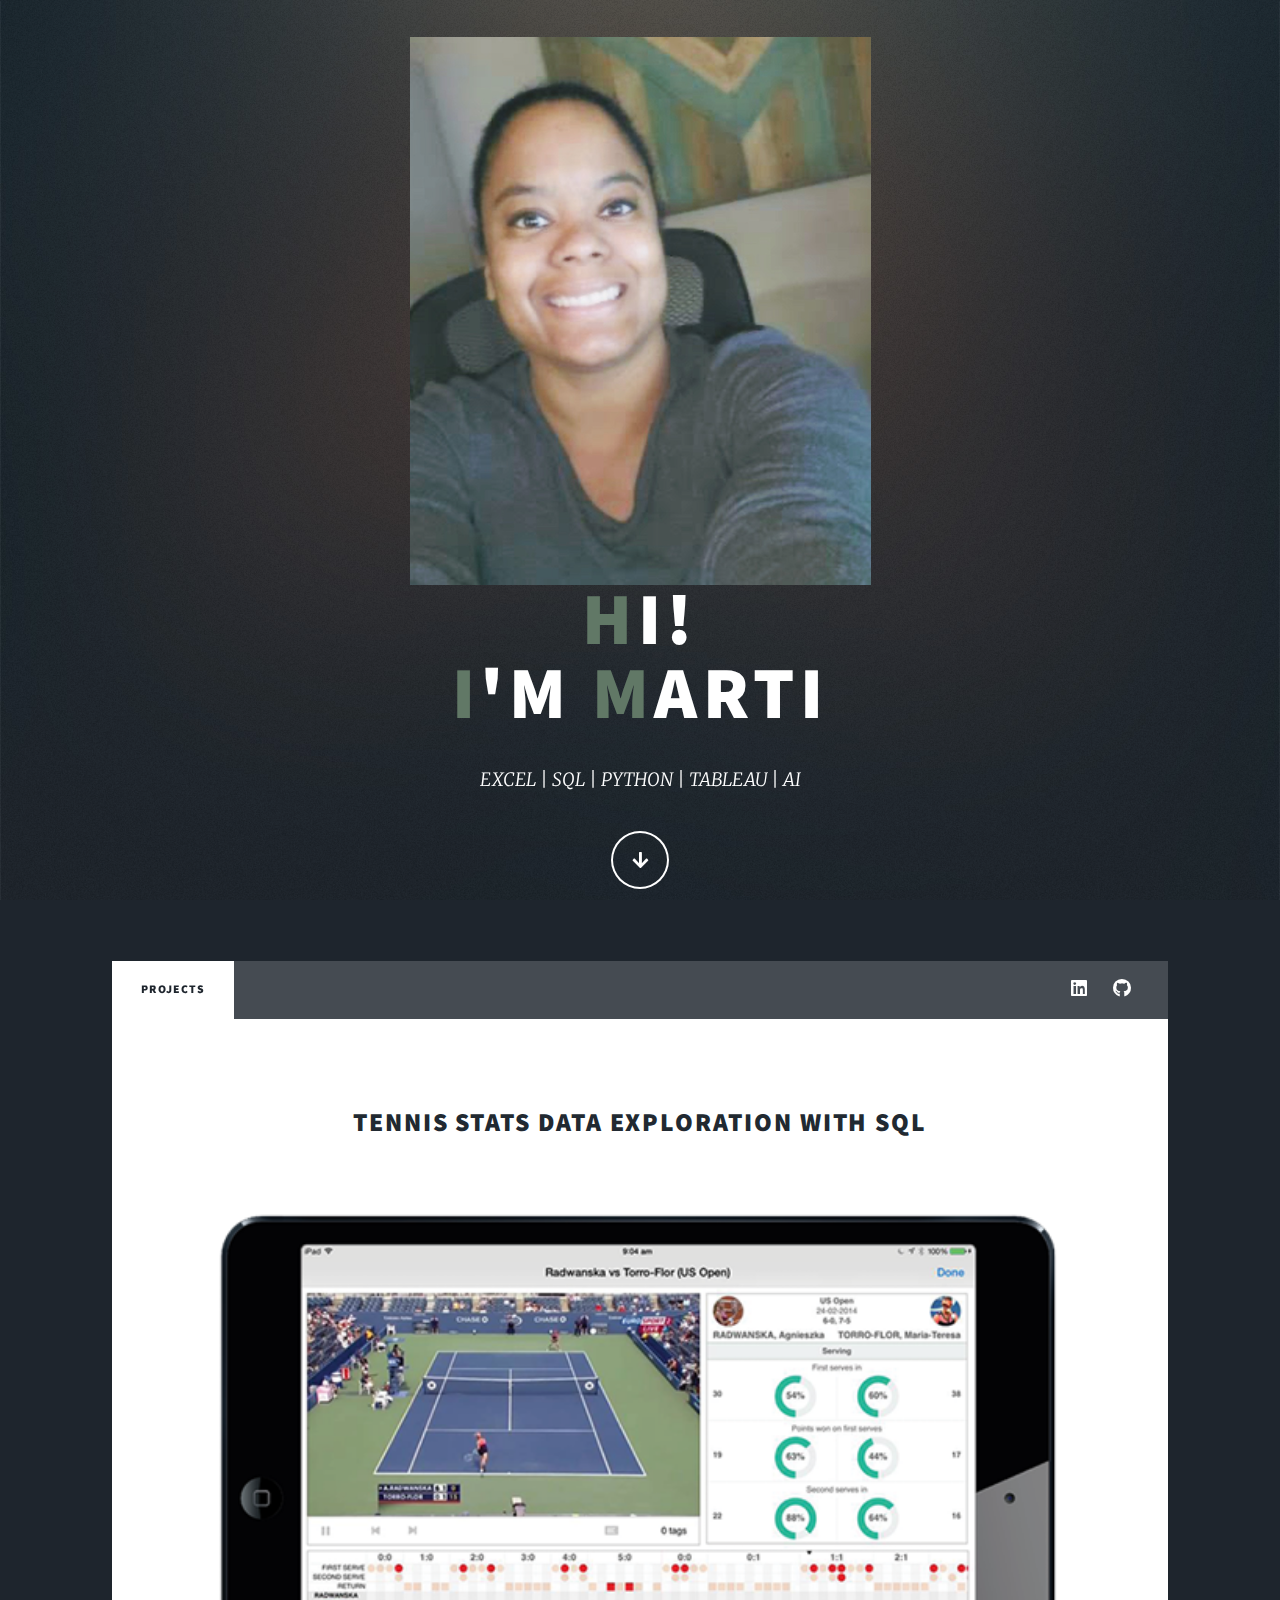
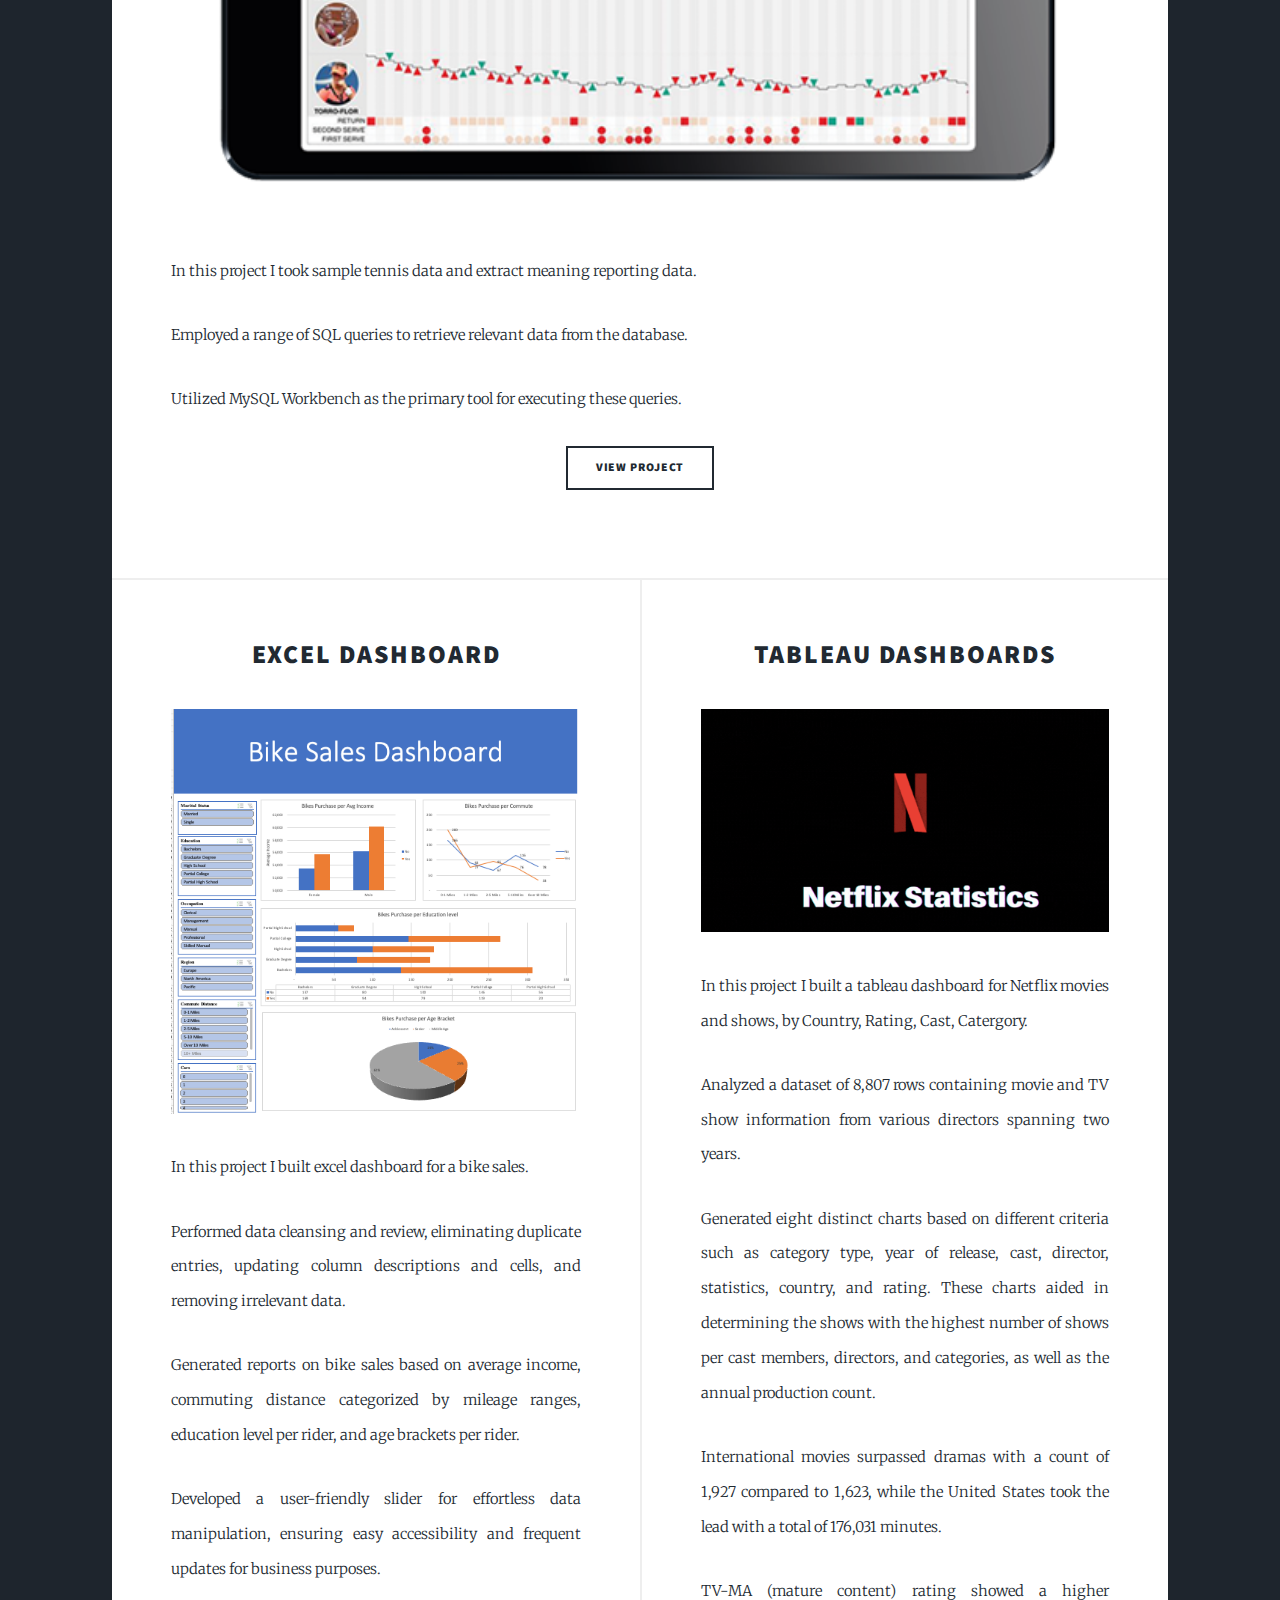
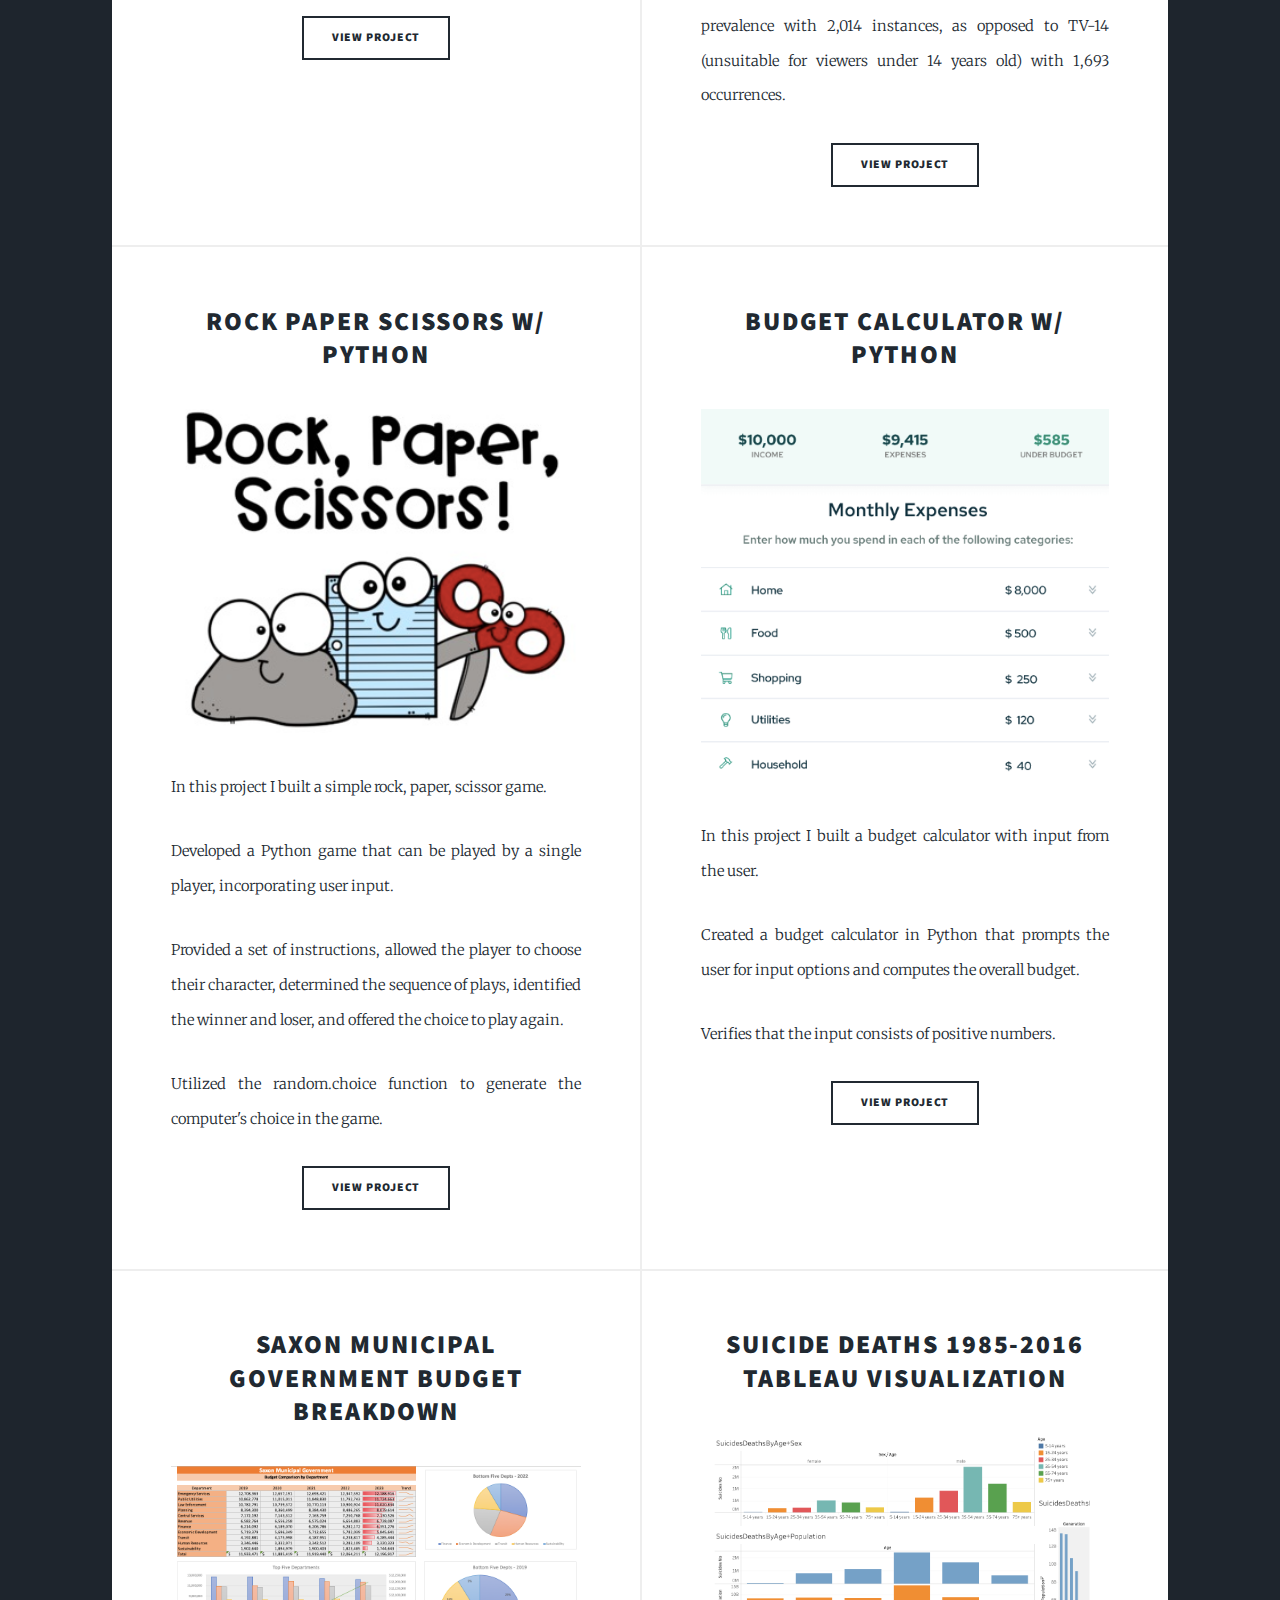
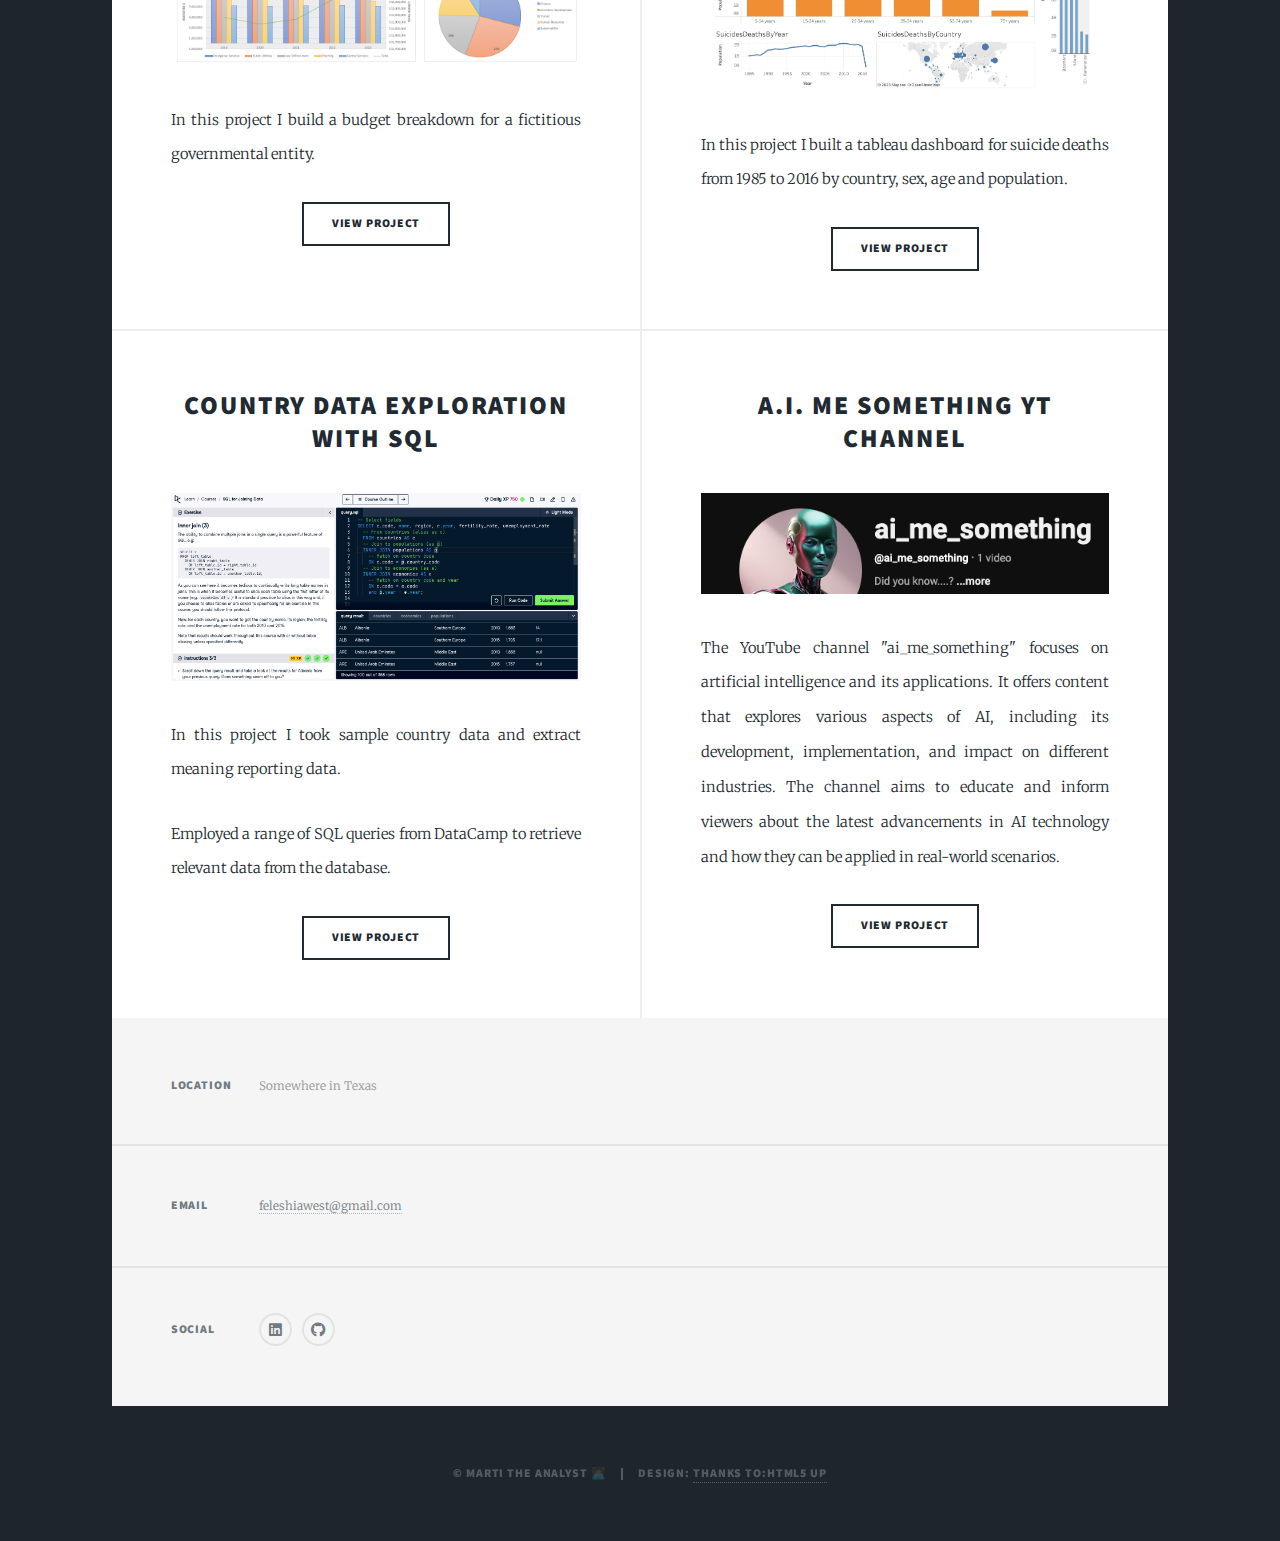
<file: index.html>
<!DOCTYPE HTML>

<html>
	<head>
		<title>Marti The Analyst 👩🏽‍💻</title>
		<meta charset="utf-8" />
		<meta name="viewport" content="width=device-width, initial-scale=1, user-scalable=no" />
		<link rel="stylesheet" href="assets/css/main.css" />
		<noscript><link rel="stylesheet" href="assets/css/noscript.css" /></noscript>
	</head>
	<body class="is-preload">

		<!-- Wrapper -->
			<div id="wrapper" class="fade-in">

				<!-- Intro -->
					<div id="intro">
						<img src="images/me.png" class="main_image">
						<h1><span class="Mcolor">H</span>i!<br />
							<span class="Mcolor">I</span>'m <span class="Mcolor">M</span>arti</h1>
						<p>EXCEL | SQL | PYTHON | TABLEAU | AI </p>
						<ul class="actions">
							<li><a href="#main" class="button icon solid solo fa-arrow-down scrolly">Continue</a></li>
						</ul>
					</div>

				<!-- Header -->
					<header id="header">
						<a href="https://www.linkedin.com/in/feleshiawest/" class="logo">Marti The Analyst 👩🏽‍💻
						<p> No Name Media </p> </a>
					</header>

				<!-- Nav -->
					<nav id="nav">
						<ul class="links">
							<li class="active"><a href="index.html">Projects</a></li>
						</ul>
						<ul class="icons">
							<li><a href="https://www.linkedin.com/in/feleshiawest/" class="icon brands fa-linkedin"><span class="label">LinkedIn</span></a></li>
							<li><a href="https://github.com/feleshia33" class="icon brands fa-github"><span class="label">GitHub</span></a></li>
						</ul>
					</nav>

				<!-- Main -->
					<div id="main">

						<!-- Featured Post -->
							<article class="post featured">
									<header>
										<h2><a href="https://github.com/feleshia33/SQL/blob/master/Tennis.sql">TENNIS STATS DATA EXPLORATION WITH SQL<br /></a></h2>
									</header>
									<a href="https://github.com/feleshia33/SQL/blob/master/Tennis.sql" class="image fit"><img src="images/tennisstats.png" alt="" /></a>
									<p class="intro">In this project I took sample tennis data and extract meaning reporting data.</p>
									<p class="intro">Employed a range of SQL queries to retrieve relevant data from the database.</p>
									<p class="intro">Utilized MySQL Workbench as the primary tool for executing these queries.</p>
									<ul class="actions special">
										<li><a href="https://github.com/feleshia33/SQL/blob/master/Tennis.sql" class="button">View Project</a></li>
									</ul>
							</article>			
						<!-- Posts -->
							<section class="posts">
								<article>
									<header>
										<h2><a href="https://github.com/feleshia33/Excel/blob/master/Excel%20Project%20Dataset.xlsx">EXCEL DASHBOARD<br /></a></h2>
									</header>
									<a href="https://github.com/feleshia33/Excel/blob/master/Excel%20Project%20Dataset.xlsx" class="image fit"><img src="images/EXCEL.png" alt="" /></a>
									<p>In this project I built excel dashboard for a bike sales.</p>
									<p>Performed data cleansing and review, eliminating duplicate entries, updating column descriptions and cells, and removing irrelevant data.</p>
									<p>Generated reports on bike sales based on average income, commuting distance categorized by mileage ranges, education level per rider, and age brackets per rider.</p>
									<p>Developed a user-friendly slider for effortless data manipulation, ensuring easy accessibility and frequent updates for business purposes.</p>
									<ul class="actions special">
										<li><a href="https://github.com/feleshia33/Excel/blob/master/Excel%20Project%20Dataset.xlsx" class="button">View Project</a></li>
									</ul>
								</article>
								<article>
									<header>
										<h2><a href="https://public.tableau.com/app/profile/marti4247">TABLEAU DASHBOARDS<br /></a></h2>
									</header>
									<a href="https://public.tableau.com/app/profile/marti4247" class="image fit"><img src="images/Netflix.png" alt="" /></a>
									<p>In this project I built a tableau dashboard for Netflix movies and shows, by Country, Rating, Cast, Catergory.</p>
									<p> Analyzed a dataset of 8,807 rows containing movie and TV show information from various directors spanning two years.</p>
									<p> Generated eight distinct charts based on different criteria such as category type, year of release, cast, director, statistics, country, and rating. These charts aided in determining the shows with the highest number of shows per cast members, directors, and categories, as well as the annual production count.</p>
									<p> International movies surpassed dramas with a count of 1,927 compared to 1,623, while the United States took the lead with a total of 176,031 minutes.</p>
									<p> TV-MA (mature content) rating showed a higher prevalence with 2,014 instances, as opposed to TV-14 (unsuitable for viewers under 14 years old) with 1,693 occurrences.</p>
									<ul class="actions special">
										<li><a href="https://public.tableau.com/app/profile/marti4247" class="button">View Project</a></li>
									</ul>
								</article>
								<article>
									<header>
										<h2><a href="https://github.com/feleshia33/Python_projects/blob/main/rock_paper_scissors.py">ROCK PAPER SCISSORS w/ PYTHON<br /></a></h2>
									</header>
									<a href="https://github.com/feleshia33/Python_projects/blob/main/rock_paper_scissors.py" class="image fit"><img src="images/rps.png" alt="" /></a>
									<p>In this project I built a simple rock, paper, scissor game.</p>
									<p>Developed a Python game that can be played by a single player, incorporating user input.
									<p>Provided a set of instructions, allowed the player to choose their character, determined the sequence of plays, identified the winner and loser, and offered the choice to play again.</p>
									<p>Utilized the random.choice function to generate the computer's choice in the game.</p>
									<ul class="actions special">
										<li><a href="https://github.com/feleshia33/Python_projects/blob/main/rock_paper_scissors.py" class="button">View Project</a></li>
									</ul>
								</article>
								<article>
									<header>
										<h2><a href="https://github.com/feleshia33/Python_projects/blob/main/budget_calculator.py">BUDGET CALCULATOR w/ PYTHON <br /></a></h2>
									</header>
									<a href="https://github.com/feleshia33/Python_projects/blob/main/budget_calculator.py" class="image fit"><img src="images/expense_cal.png" alt="" /></a>
									<p>In this project I built a budget calculator with input from the user.</p>
									<p>Created a budget calculator in Python that prompts the user for input options and computes the overall budget.</p>
									<p> Verifies that the input consists of positive numbers.</p>
									<ul class="actions special">
										<li><a href="https://github.com/feleshia33/Python_projects/blob/main/budget_calculator.py" class="button">View Project</a></li>
									</ul>
								</article>
								<article>
									<header>
										<h2><a href="https://github.com/feleshia33/Excel/blob/master/Saxon%20Municipal%20Government%20Budget.xlsx">SAXON MUNICIPAL GOVERNMENT BUDGET breakdown<br /></a></h2>
									</header>
									<a href="https://github.com/feleshia33/Excel/blob/master/Saxon%20Municipal%20Government%20Budget.xlsx" class="image fit"><img src="images/MunicipalGovernmentBudget.png" alt="" /></a>
									<p>In this project I build a budget breakdown for a fictitious governmental entity.</p>
									<ul class="actions special">
										<li><a href="https://github.com/feleshia33/Excel/blob/master/Saxon%20Municipal%20Government%20Budget.xlsx" class="button">View Project</a></li>
									</ul>
								</article>
								<article>
									<header>
										<h2><a href="https://public.tableau.com/app/profile/marti4247/viz/SuicidesDeaths1985-2016/SuicidesDeaths1985-2016?publish=yes">Suicide Deaths 1985-2016 Tableau Visualization<br /></a></h2>
									</header>
									<a href="https://public.tableau.com/app/profile/marti4247/viz/SuicidesDeaths1985-2016/SuicidesDeaths1985-2016?publish=yes" class="image fit"><img src="images/SuicidesDeaths1985-2016.png" alt="" /></a>
									<p>In this project I built a tableau dashboard for suicide deaths from 1985 to 2016 by country, sex, age and population.</p>
									<ul class="actions special">
										<li><a href="https://public.tableau.com/app/profile/marti4247/viz/SuicidesDeaths1985-2016/SuicidesDeaths1985-2016?publish=yes" class="button">View Project</a></li>
									</ul>
								</article>
								<article>
									<header>
										<h2><a href="https://github.com/feleshia33/SQL/blob/master/countries.txt">COUNTRY DATA EXPLORATION WITH SQL<br /></a></h2>
									</header>
									<a href="https://github.com/feleshia33/SQL/blob/master/countries.txt" class="image fit"><img src="images/DataCamp.png" alt="" /></a>
									<p>In this project I took sample country data and extract meaning reporting data.</p>
									<p>Employed a range of SQL queries from DataCamp to retrieve relevant data from the database.</p>
									<ul class="actions special">
										<li><a href="https://github.com/feleshia33/SQL/blob/master/countries.txt" class="button">View Project</a></li>
									</ul>
								</article>
								<article>
									<header>
										<h2><a href="https://www.youtube.com/@ai_me_something">A.I. Me Something YT Channel <br /></a></h2>
									</header>
									<a href="https://www.youtube.com/@ai_me_something" class="image fit"><img src="images/AI.png" alt="" /></a>
									<p>The YouTube channel "ai_me_something" focuses on artificial intelligence and its applications. It offers content that explores various aspects of AI, including its development, implementation, and impact on different industries. The channel aims to educate and inform viewers about the latest advancements in AI technology and how they can be applied in real-world scenarios. </p>
		
									<ul class="actions special">
										<li><a href="https://www.youtube.com/@ai_me_something" class="button">View Project</a></li>
									</ul>
								</article>
							</section>
					</div>

				<!-- Footer -->
					<footer id="footer">
						<section class="split contact">
							<section class="alt">
								<h3>Location</h3>
								<p>Somewhere in Texas</p>
							</section>
							<!-- <section>
								<h3>Phone</h3>
								<p><a href="#">(512) 938-9435</a></p>
							</section> -->
							<section>
								<h3>Email</h3>
								<p><a href="#">feleshiawest@gmail.com</a></p>
							</section>
							<section>
								<h3>Social</h3>
								<ul class="icons alt">
									<li><a href="https://www.linkedin.com/in/feleshiawest/" class="icon brands alt fa-linkedin"><span class="label">LinkedIn</span></a></li>
									<li><a href="https://github.com/feleshia33" class="icon brands alt fa-github"><span class="label">GitHub</span></a></li>
								</ul>
							</section>
						</section>
					</footer>

				<!-- Copyright -->
					<div id="copyright">
						<ul><li>&copy; Marti The Analyst 👩🏽‍💻</li><li>Design: <a href="https://html5up.net">THANKS TO:HTML5 UP</a></li></ul>
					</div>

			</div>

		<!-- Scripts -->
			<script src="assets/js/jquery.min.js"></script>
			<script src="assets/js/jquery.scrollex.min.js"></script>
			<script src="assets/js/jquery.scrolly.min.js"></script>
			<script src="assets/js/browser.min.js"></script>
			<script src="assets/js/breakpoints.min.js"></script>
			<script src="assets/js/util.js"></script>
			<script src="assets/js/main.js"></script>

	</body>
</html>
</file>
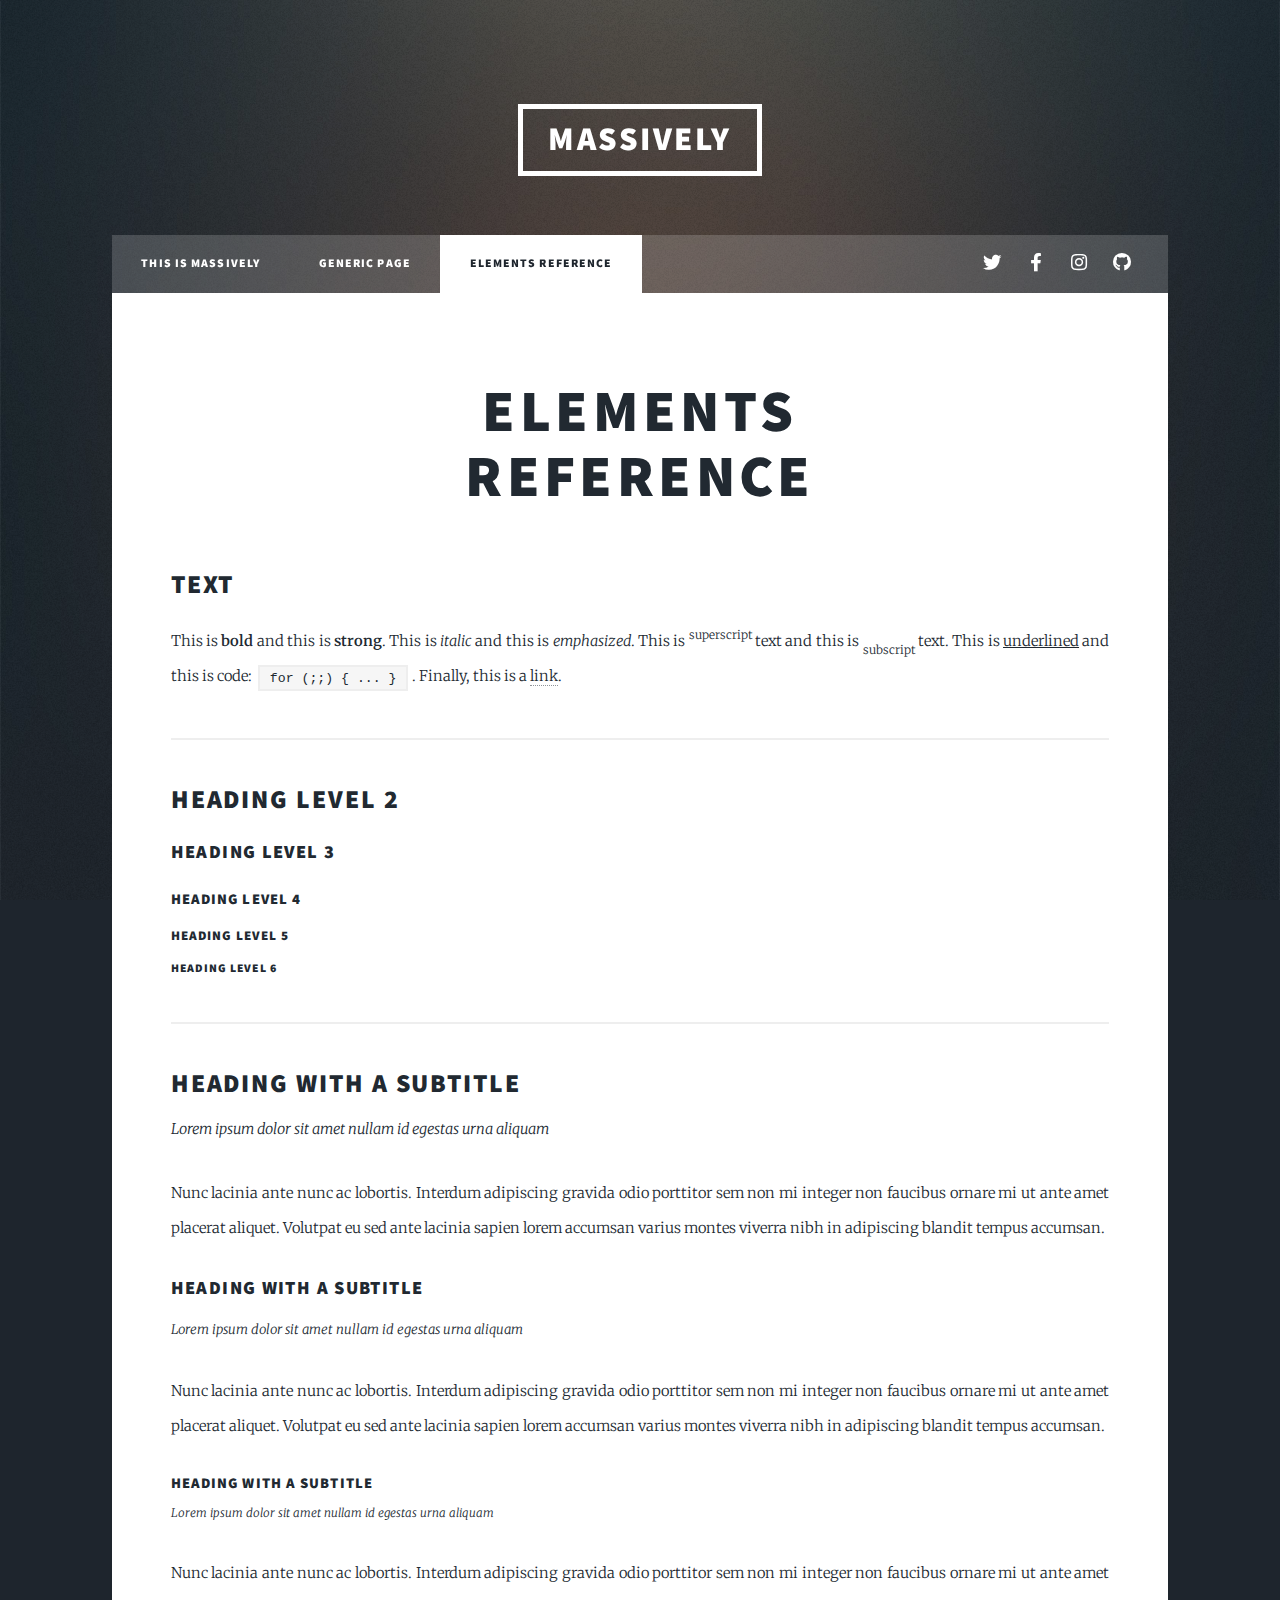
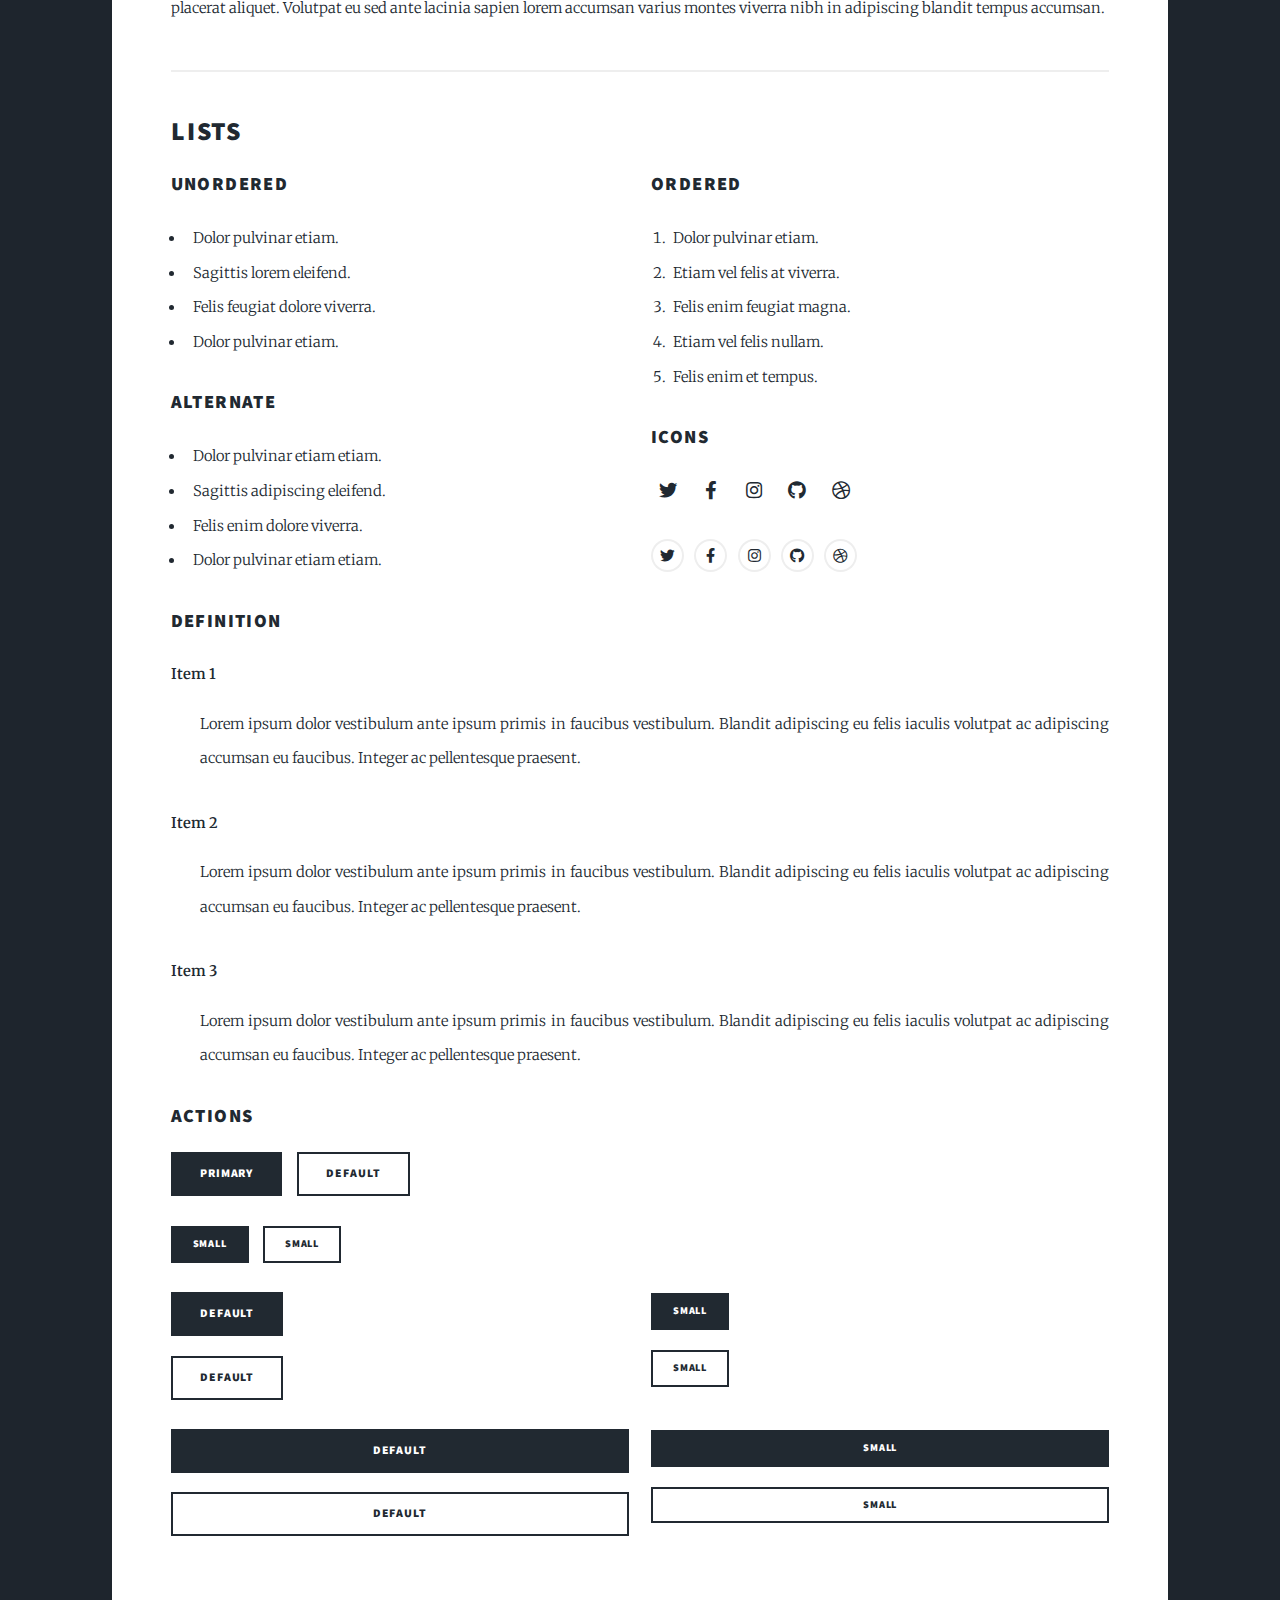
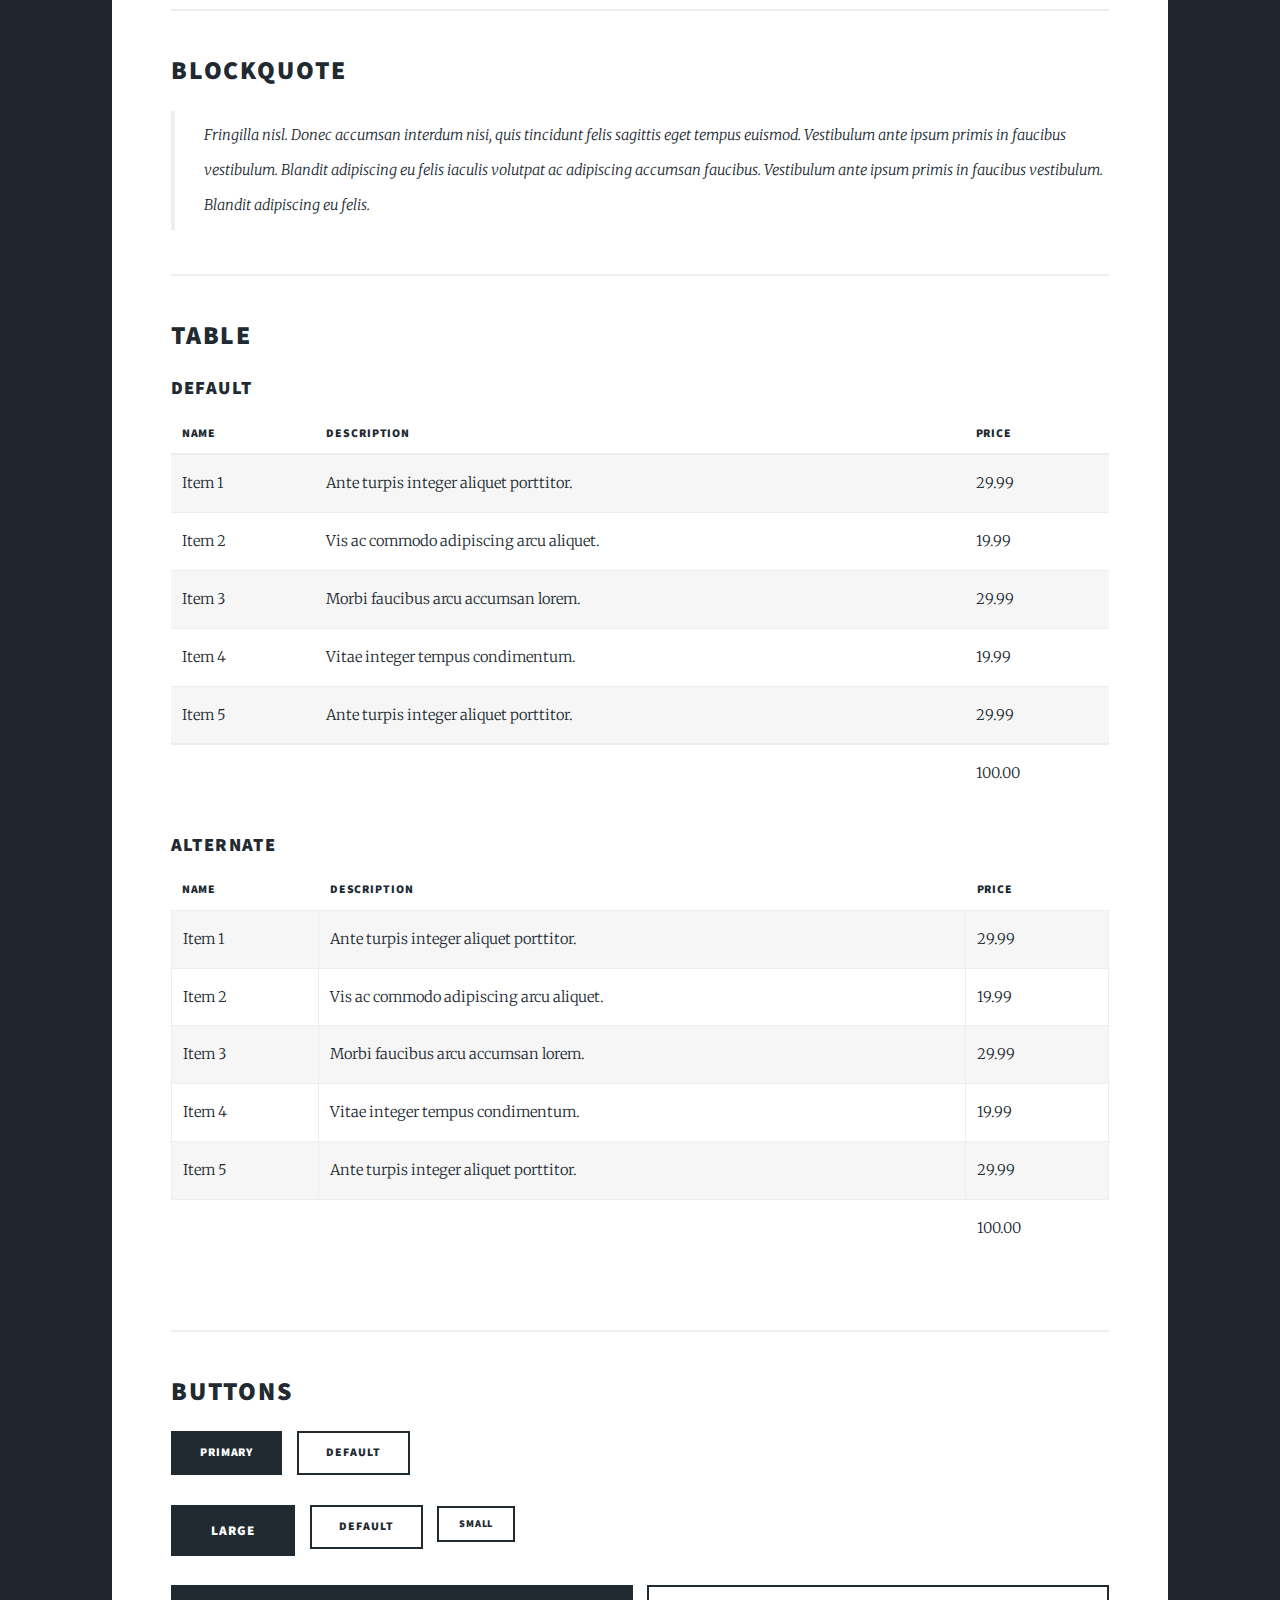
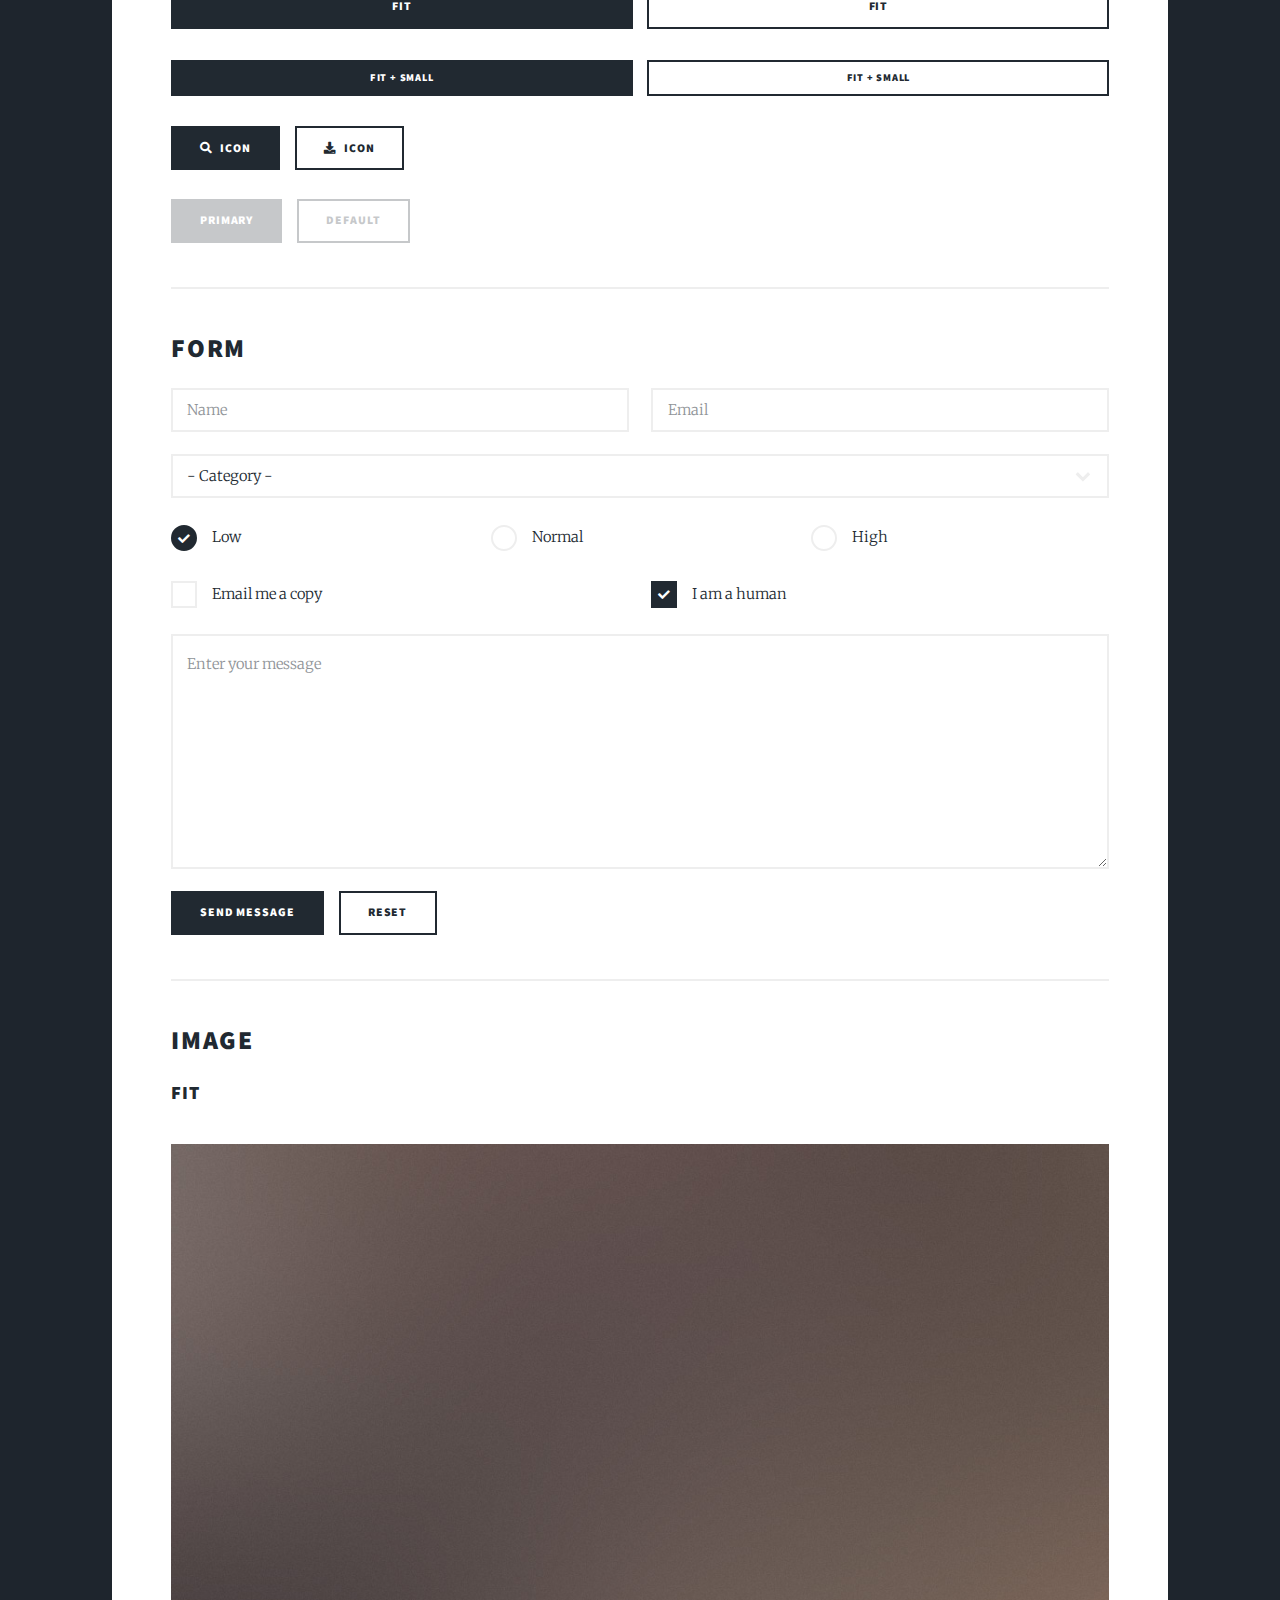
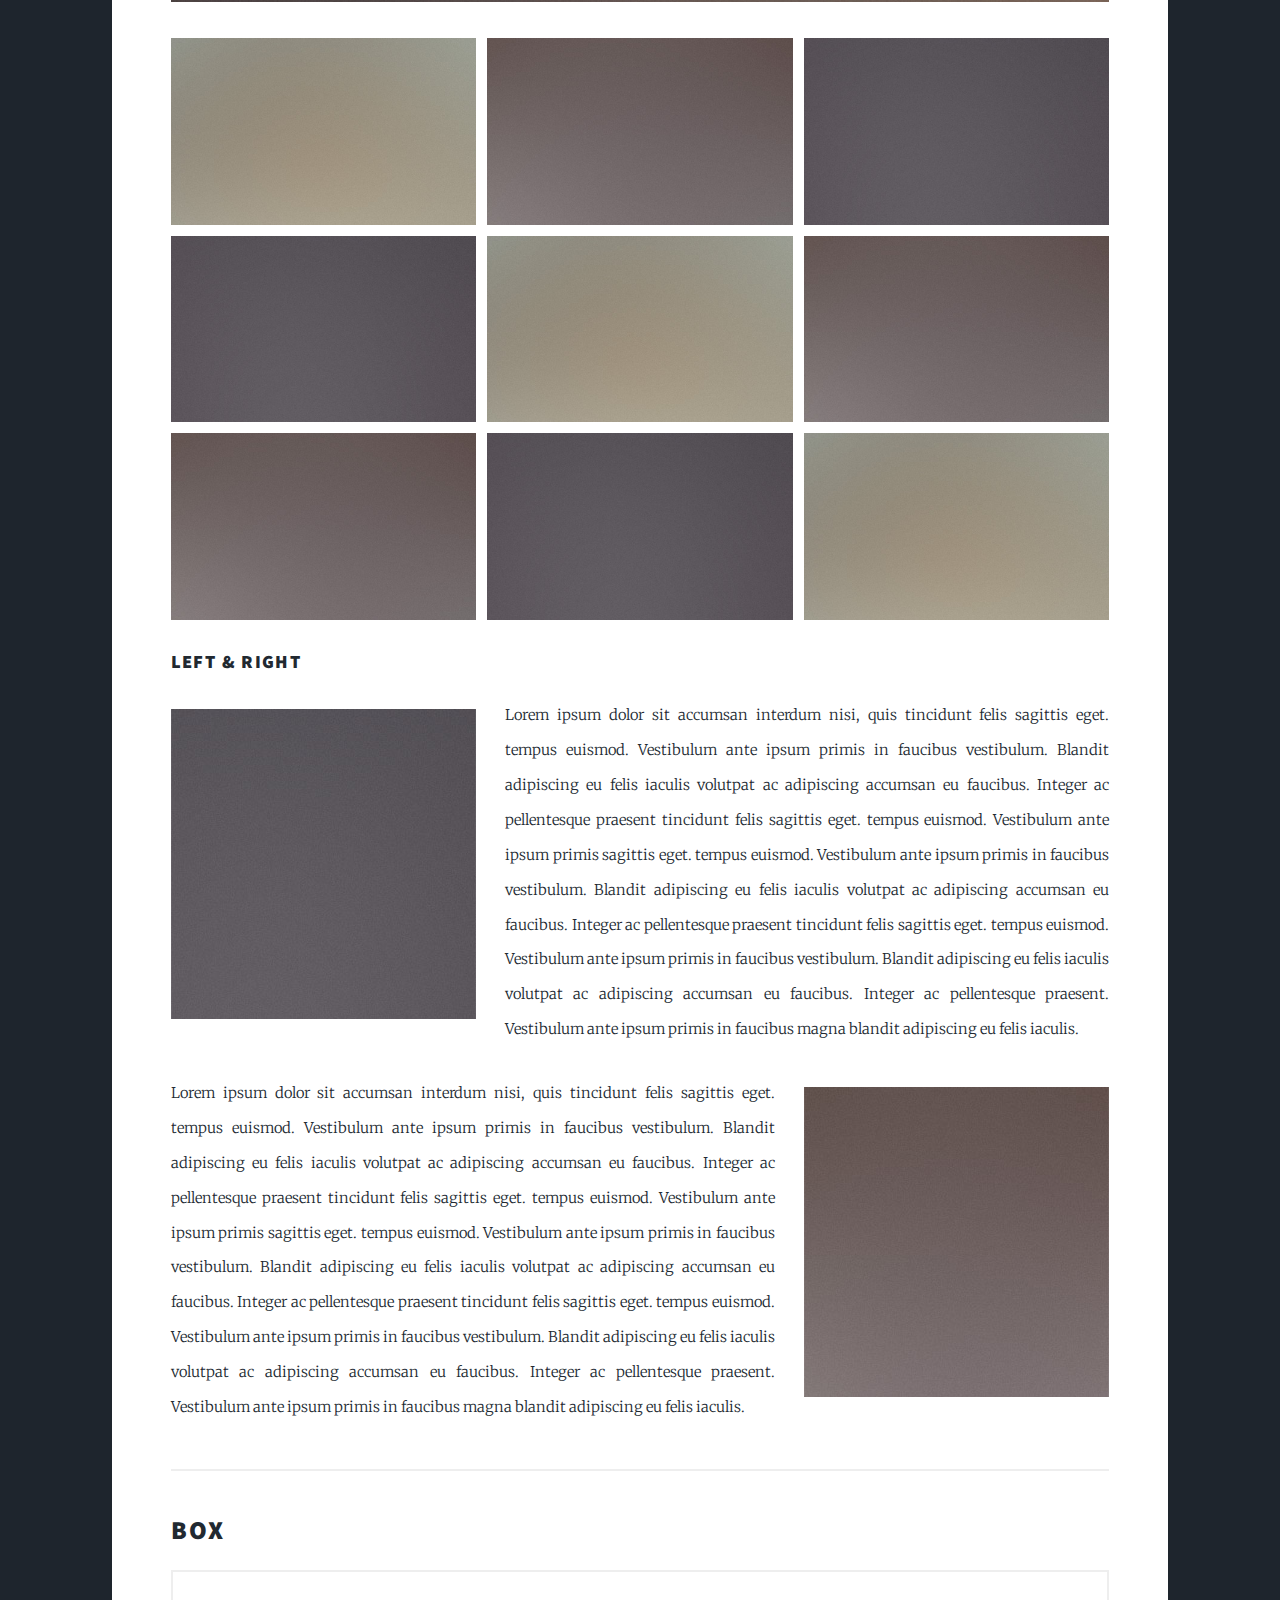
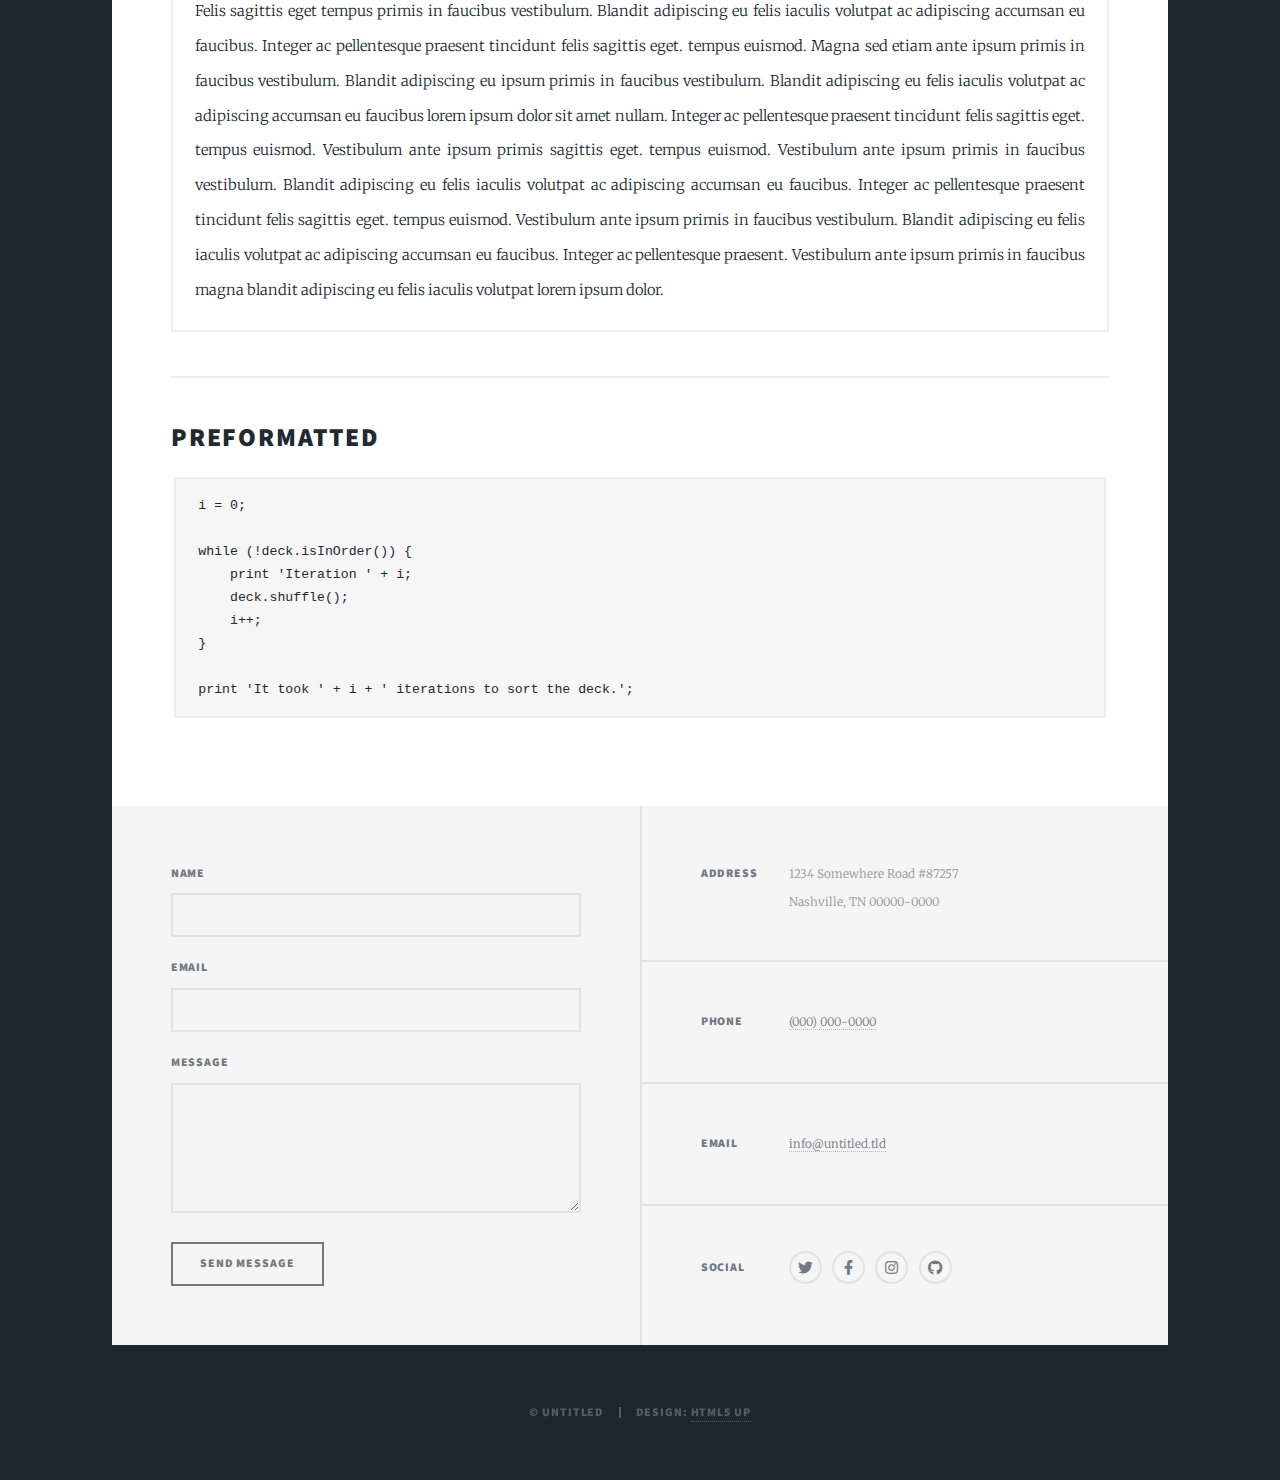
<file: elements.html>
<!DOCTYPE HTML>
<!--
	Massively by HTML5 UP
	html5up.net | @ajlkn
	Free for personal and commercial use under the CCA 3.0 license (html5up.net/license)
-->
<html>
	<head>
		<title>Elements Reference - Massively by HTML5 UP</title>
		<meta charset="utf-8" />
		<meta name="viewport" content="width=device-width, initial-scale=1, user-scalable=no" />
		<link rel="stylesheet" href="assets/css/main.css" />
		<noscript><link rel="stylesheet" href="assets/css/noscript.css" /></noscript>
	</head>
	<body class="is-preload">

		<!-- Wrapper -->
			<div id="wrapper">

				<!-- Header -->
					<header id="header">
						<a href="index.html" class="logo">Massively</a>
					</header>

				<!-- Nav -->
					<nav id="nav">
						<ul class="links">
							<li><a href="index.html">This is Massively</a></li>
							<li><a href="generic.html">Generic Page</a></li>
							<li class="active"><a href="elements.html">Elements Reference</a></li>
						</ul>
						<ul class="icons">
							<li><a href="#" class="icon brands fa-twitter"><span class="label">Twitter</span></a></li>
							<li><a href="#" class="icon brands fa-facebook-f"><span class="label">Facebook</span></a></li>
							<li><a href="#" class="icon brands fa-instagram"><span class="label">Instagram</span></a></li>
							<li><a href="#" class="icon brands fa-github"><span class="label">GitHub</span></a></li>
						</ul>
					</nav>

				<!-- Main -->
					<div id="main">

						<!-- Post -->
							<section class="post">
								<header class="major">
									<h1>Elements<br />
									Reference</h1>
								</header>

								<!-- Text stuff -->
									<h2>Text</h2>
									<p>This is <b>bold</b> and this is <strong>strong</strong>. This is <i>italic</i> and this is <em>emphasized</em>.
									This is <sup>superscript</sup> text and this is <sub>subscript</sub> text.
									This is <u>underlined</u> and this is code: <code>for (;;) { ... }</code>.
									Finally, this is a <a href="#">link</a>.</p>
									<hr />
									<h2>Heading Level 2</h2>
									<h3>Heading Level 3</h3>
									<h4>Heading Level 4</h4>
									<h5>Heading Level 5</h5>
									<h6>Heading Level 6</h6>
									<hr />
									<header>
										<h2>Heading with a Subtitle</h2>
										<p>Lorem ipsum dolor sit amet nullam id egestas urna aliquam</p>
									</header>
									<p>Nunc lacinia ante nunc ac lobortis. Interdum adipiscing gravida odio porttitor sem non mi integer non faucibus ornare mi ut ante amet placerat aliquet. Volutpat eu sed ante lacinia sapien lorem accumsan varius montes viverra nibh in adipiscing blandit tempus accumsan.</p>
									<header>
										<h3>Heading with a Subtitle</h3>
										<p>Lorem ipsum dolor sit amet nullam id egestas urna aliquam</p>
									</header>
									<p>Nunc lacinia ante nunc ac lobortis. Interdum adipiscing gravida odio porttitor sem non mi integer non faucibus ornare mi ut ante amet placerat aliquet. Volutpat eu sed ante lacinia sapien lorem accumsan varius montes viverra nibh in adipiscing blandit tempus accumsan.</p>
									<header>
										<h4>Heading with a Subtitle</h4>
										<p>Lorem ipsum dolor sit amet nullam id egestas urna aliquam</p>
									</header>
									<p>Nunc lacinia ante nunc ac lobortis. Interdum adipiscing gravida odio porttitor sem non mi integer non faucibus ornare mi ut ante amet placerat aliquet. Volutpat eu sed ante lacinia sapien lorem accumsan varius montes viverra nibh in adipiscing blandit tempus accumsan.</p>

									<hr />

								<!-- Lists -->
									<h2>Lists</h2>
									<div class="row">
										<div class="col-6 col-12-small">

											<h3>Unordered</h3>
											<ul>
												<li>Dolor pulvinar etiam.</li>
												<li>Sagittis lorem eleifend.</li>
												<li>Felis feugiat dolore viverra.</li>
												<li>Dolor pulvinar etiam.</li>
											</ul>

											<h3>Alternate</h3>
											<ul class="alt">
												<li>Dolor pulvinar etiam etiam.</li>
												<li>Sagittis adipiscing eleifend.</li>
												<li>Felis enim dolore viverra.</li>
												<li>Dolor pulvinar etiam etiam.</li>
											</ul>

										</div>
										<div class="col-6 col-12-small">

											<h3>Ordered</h3>
											<ol>
												<li>Dolor pulvinar etiam.</li>
												<li>Etiam vel felis at viverra.</li>
												<li>Felis enim feugiat magna.</li>
												<li>Etiam vel felis nullam.</li>
												<li>Felis enim et tempus.</li>
											</ol>

											<h3>Icons</h3>
											<ul class="icons">
												<li><a href="#" class="icon brands fa-twitter"><span class="label">Twitter</span></a></li>
												<li><a href="#" class="icon brands fa-facebook-f"><span class="label">Facebook</span></a></li>
												<li><a href="#" class="icon brands fa-instagram"><span class="label">Instagram</span></a></li>
												<li><a href="#" class="icon brands fa-github"><span class="label">Github</span></a></li>
												<li><a href="#" class="icon brands fa-dribbble"><span class="label">Dribbble</span></a></li>
											</ul>
											<ul class="icons alt">
												<li><a href="#" class="icon brands alt fa-twitter"><span class="label">Twitter</span></a></li>
												<li><a href="#" class="icon brands alt fa-facebook-f"><span class="label">Facebook</span></a></li>
												<li><a href="#" class="icon brands alt fa-instagram"><span class="label">Instagram</span></a></li>
												<li><a href="#" class="icon brands alt fa-github"><span class="label">Github</span></a></li>
												<li><a href="#" class="icon brands alt fa-dribbble"><span class="label">Dribbble</span></a></li>
											</ul>

										</div>
									</div>
									<h3>Definition</h3>
									<dl>
										<dt>Item 1</dt>
										<dd>
											<p>Lorem ipsum dolor vestibulum ante ipsum primis in faucibus vestibulum. Blandit adipiscing eu felis iaculis volutpat ac adipiscing accumsan eu faucibus. Integer ac pellentesque praesent.</p>
										</dd>
										<dt>Item 2</dt>
										<dd>
											<p>Lorem ipsum dolor vestibulum ante ipsum primis in faucibus vestibulum. Blandit adipiscing eu felis iaculis volutpat ac adipiscing accumsan eu faucibus. Integer ac pellentesque praesent.</p>
										</dd>
										<dt>Item 3</dt>
										<dd>
											<p>Lorem ipsum dolor vestibulum ante ipsum primis in faucibus vestibulum. Blandit adipiscing eu felis iaculis volutpat ac adipiscing accumsan eu faucibus. Integer ac pellentesque praesent.</p>
										</dd>
									</dl>

									<h3>Actions</h3>
									<ul class="actions">
										<li><a href="#" class="button primary">Primary</a></li>
										<li><a href="#" class="button">Default</a></li>
									</ul>
									<ul class="actions small">
										<li><a href="#" class="button primary small">Small</a></li>
										<li><a href="#" class="button small">Small</a></li>
									</ul>
									<div class="row">
										<div class="col-6 col-12-small">
											<ul class="actions stacked">
												<li><a href="#" class="button primary">Default</a></li>
												<li><a href="#" class="button">Default</a></li>
											</ul>
										</div>
										<div class="col-6 col-12-small">
											<ul class="actions stacked">
												<li><a href="#" class="button primary small">Small</a></li>
												<li><a href="#" class="button small">Small</a></li>
											</ul>
										</div>
									</div>
									<div class="row">
										<div class="col-6 col-12-small">
											<ul class="actions stacked">
												<li><a href="#" class="button primary fit">Default</a></li>
												<li><a href="#" class="button fit">Default</a></li>
											</ul>
										</div>
										<div class="col-6 col-12-small">
											<ul class="actions stacked">
												<li><a href="#" class="button primary small fit">Small</a></li>
												<li><a href="#" class="button small fit">Small</a></li>
											</ul>
										</div>
									</div>

									<hr />

								<!-- Blockquote -->
									<h2>Blockquote</h2>
									<blockquote>Fringilla nisl. Donec accumsan interdum nisi, quis tincidunt felis sagittis eget tempus euismod. Vestibulum ante ipsum primis in faucibus vestibulum. Blandit adipiscing eu felis iaculis volutpat ac adipiscing accumsan faucibus. Vestibulum ante ipsum primis in faucibus vestibulum. Blandit adipiscing eu felis.</blockquote>

									<hr />

								<!-- Table -->
									<h2>Table</h2>

									<h3>Default</h3>
									<div class="table-wrapper">
										<table>
											<thead>
												<tr>
													<th>Name</th>
													<th>Description</th>
													<th>Price</th>
												</tr>
											</thead>
											<tbody>
												<tr>
													<td>Item 1</td>
													<td>Ante turpis integer aliquet porttitor.</td>
													<td>29.99</td>
												</tr>
												<tr>
													<td>Item 2</td>
													<td>Vis ac commodo adipiscing arcu aliquet.</td>
													<td>19.99</td>
												</tr>
												<tr>
													<td>Item 3</td>
													<td> Morbi faucibus arcu accumsan lorem.</td>
													<td>29.99</td>
												</tr>
												<tr>
													<td>Item 4</td>
													<td>Vitae integer tempus condimentum.</td>
													<td>19.99</td>
												</tr>
												<tr>
													<td>Item 5</td>
													<td>Ante turpis integer aliquet porttitor.</td>
													<td>29.99</td>
												</tr>
											</tbody>
											<tfoot>
												<tr>
													<td colspan="2"></td>
													<td>100.00</td>
												</tr>
											</tfoot>
										</table>
									</div>

									<h3>Alternate</h3>
									<div class="table-wrapper">
										<table class="alt">
											<thead>
												<tr>
													<th>Name</th>
													<th>Description</th>
													<th>Price</th>
												</tr>
											</thead>
											<tbody>
												<tr>
													<td>Item 1</td>
													<td>Ante turpis integer aliquet porttitor.</td>
													<td>29.99</td>
												</tr>
												<tr>
													<td>Item 2</td>
													<td>Vis ac commodo adipiscing arcu aliquet.</td>
													<td>19.99</td>
												</tr>
												<tr>
													<td>Item 3</td>
													<td> Morbi faucibus arcu accumsan lorem.</td>
													<td>29.99</td>
												</tr>
												<tr>
													<td>Item 4</td>
													<td>Vitae integer tempus condimentum.</td>
													<td>19.99</td>
												</tr>
												<tr>
													<td>Item 5</td>
													<td>Ante turpis integer aliquet porttitor.</td>
													<td>29.99</td>
												</tr>
											</tbody>
											<tfoot>
												<tr>
													<td colspan="2"></td>
													<td>100.00</td>
												</tr>
											</tfoot>
										</table>
									</div>

									<hr />

								<!-- Buttons -->
									<h2>Buttons</h2>
									<ul class="actions">
										<li><a href="#" class="button primary">Primary</a></li>
										<li><a href="#" class="button">Default</a></li>
									</ul>
									<ul class="actions">
										<li><a href="#" class="button primary large">Large</a></li>
										<li><a href="#" class="button">Default</a></li>
										<li><a href="#" class="button small">Small</a></li>
									</ul>
									<ul class="actions fit">
										<li><a href="#" class="button primary fit">Fit</a></li>
										<li><a href="#" class="button fit">Fit</a></li>
									</ul>
									<ul class="actions fit small">
										<li><a href="#" class="button primary fit small">Fit + Small</a></li>
										<li><a href="#" class="button fit small">Fit + Small</a></li>
									</ul>
									<ul class="actions">
										<li><a href="#" class="button primary icon solid fa-search">Icon</a></li>
										<li><a href="#" class="button icon solid fa-download">Icon</a></li>
									</ul>
									<ul class="actions">
										<li><span class="button primary disabled">Primary</span></li>
										<li><span class="button disabled">Default</span></li>
									</ul>

									<hr />

								<!-- Form -->
									<h2>Form</h2>

									<form method="post" action="#">
										<div class="row gtr-uniform">
											<div class="col-6 col-12-xsmall">
												<input type="text" name="demo-name" id="demo-name" value="" placeholder="Name" />
											</div>
											<div class="col-6 col-12-xsmall">
												<input type="email" name="demo-email" id="demo-email" value="" placeholder="Email" />
											</div>
											<!-- Break -->
											<div class="col-12">
												<select name="demo-category" id="demo-category">
													<option value="">- Category -</option>
													<option value="1">Manufacturing</option>
													<option value="1">Shipping</option>
													<option value="1">Administration</option>
													<option value="1">Human Resources</option>
												</select>
											</div>
											<!-- Break -->
											<div class="col-4 col-12-small">
												<input type="radio" id="demo-priority-low" name="demo-priority" checked>
												<label for="demo-priority-low">Low</label>
											</div>
											<div class="col-4 col-12-small">
												<input type="radio" id="demo-priority-normal" name="demo-priority">
												<label for="demo-priority-normal">Normal</label>
											</div>
											<div class="col-4 col-12-small">
												<input type="radio" id="demo-priority-high" name="demo-priority">
												<label for="demo-priority-high">High</label>
											</div>
											<!-- Break -->
											<div class="col-6 col-12-small">
												<input type="checkbox" id="demo-copy" name="demo-copy">
												<label for="demo-copy">Email me a copy</label>
											</div>
											<div class="col-6 col-12-small">
												<input type="checkbox" id="demo-human" name="demo-human" checked>
												<label for="demo-human">I am a human</label>
											</div>
											<!-- Break -->
											<div class="col-12">
												<textarea name="demo-message" id="demo-message" placeholder="Enter your message" rows="6"></textarea>
											</div>
											<!-- Break -->
											<div class="col-12">
												<ul class="actions">
													<li><input type="submit" value="Send Message" class="primary" /></li>
													<li><input type="reset" value="Reset" /></li>
												</ul>
											</div>
										</div>
									</form>

									<hr />

								<!-- Image -->
									<h2>Image</h2>

									<h3>Fit</h3>
									<span class="image fit"><img src="images/pic01.jpg" alt="" /></span>
									<div class="box alt">
										<div class="row gtr-50 gtr-uniform">
											<div class="col-4"><span class="image fit"><img src="images/pic02.jpg" alt="" /></span></div>
											<div class="col-4"><span class="image fit"><img src="images/pic03.jpg" alt="" /></span></div>
											<div class="col-4"><span class="image fit"><img src="images/pic04.jpg" alt="" /></span></div>
											<!-- Break -->
											<div class="col-4"><span class="image fit"><img src="images/pic04.jpg" alt="" /></span></div>
											<div class="col-4"><span class="image fit"><img src="images/pic02.jpg" alt="" /></span></div>
											<div class="col-4"><span class="image fit"><img src="images/pic03.jpg" alt="" /></span></div>
											<!-- Break -->
											<div class="col-4"><span class="image fit"><img src="images/pic03.jpg" alt="" /></span></div>
											<div class="col-4"><span class="image fit"><img src="images/pic04.jpg" alt="" /></span></div>
											<div class="col-4"><span class="image fit"><img src="images/pic02.jpg" alt="" /></span></div>
										</div>
									</div>

									<h3>Left &amp; Right</h3>
									<p><span class="image left"><img src="images/pic08.jpg" alt="" /></span>Lorem ipsum dolor sit accumsan interdum nisi, quis tincidunt felis sagittis eget. tempus euismod. Vestibulum ante ipsum primis in faucibus vestibulum. Blandit adipiscing eu felis iaculis volutpat ac adipiscing accumsan eu faucibus. Integer ac pellentesque praesent tincidunt felis sagittis eget. tempus euismod. Vestibulum ante ipsum primis sagittis eget. tempus euismod. Vestibulum ante ipsum primis in faucibus vestibulum. Blandit adipiscing eu felis iaculis volutpat ac adipiscing accumsan eu faucibus. Integer ac pellentesque praesent tincidunt felis sagittis eget. tempus euismod. Vestibulum ante ipsum primis in faucibus vestibulum. Blandit adipiscing eu felis iaculis volutpat ac adipiscing accumsan eu faucibus. Integer ac pellentesque praesent. Vestibulum ante ipsum primis in faucibus magna blandit adipiscing eu felis iaculis.</p>
									<p><span class="image right"><img src="images/pic09.jpg" alt="" /></span>Lorem ipsum dolor sit accumsan interdum nisi, quis tincidunt felis sagittis eget. tempus euismod. Vestibulum ante ipsum primis in faucibus vestibulum. Blandit adipiscing eu felis iaculis volutpat ac adipiscing accumsan eu faucibus. Integer ac pellentesque praesent tincidunt felis sagittis eget. tempus euismod. Vestibulum ante ipsum primis sagittis eget. tempus euismod. Vestibulum ante ipsum primis in faucibus vestibulum. Blandit adipiscing eu felis iaculis volutpat ac adipiscing accumsan eu faucibus. Integer ac pellentesque praesent tincidunt felis sagittis eget. tempus euismod. Vestibulum ante ipsum primis in faucibus vestibulum. Blandit adipiscing eu felis iaculis volutpat ac adipiscing accumsan eu faucibus. Integer ac pellentesque praesent. Vestibulum ante ipsum primis in faucibus magna blandit adipiscing eu felis iaculis.</p>

									<hr />

								<!-- Box -->
									<h2>Box</h2>
									<div class="box">
										<p>Felis sagittis eget tempus primis in faucibus vestibulum. Blandit adipiscing eu felis iaculis volutpat ac adipiscing accumsan eu faucibus. Integer ac pellentesque praesent tincidunt felis sagittis eget. tempus euismod. Magna sed etiam ante ipsum primis in faucibus vestibulum. Blandit adipiscing eu ipsum primis in faucibus vestibulum. Blandit adipiscing eu felis iaculis volutpat ac adipiscing accumsan eu faucibus lorem ipsum dolor sit amet nullam. Integer ac pellentesque praesent tincidunt felis sagittis eget. tempus euismod. Vestibulum ante ipsum primis sagittis eget. tempus euismod. Vestibulum ante ipsum primis in faucibus vestibulum. Blandit adipiscing eu felis iaculis volutpat ac adipiscing accumsan eu faucibus. Integer ac pellentesque praesent tincidunt felis sagittis eget. tempus euismod. Vestibulum ante ipsum primis in faucibus vestibulum. Blandit adipiscing eu felis iaculis volutpat ac adipiscing accumsan eu faucibus. Integer ac pellentesque praesent. Vestibulum ante ipsum primis in faucibus magna blandit adipiscing eu felis iaculis volutpat lorem ipsum dolor.</p>
									</div>

									<hr />

								<!-- Preformatted Code -->
									<h2>Preformatted</h2>
									<pre><code>i = 0;

while (!deck.isInOrder()) {
    print 'Iteration ' + i;
    deck.shuffle();
    i++;
}

print 'It took ' + i + ' iterations to sort the deck.';
</code></pre>

							</section>

					</div>

				<!-- Footer -->
					<footer id="footer">
						<section>
							<form method="post" action="#">
								<div class="fields">
									<div class="field">
										<label for="name">Name</label>
										<input type="text" name="name" id="name" />
									</div>
									<div class="field">
										<label for="email">Email</label>
										<input type="text" name="email" id="email" />
									</div>
									<div class="field">
										<label for="message">Message</label>
										<textarea name="message" id="message" rows="3"></textarea>
									</div>
								</div>
								<ul class="actions">
									<li><input type="submit" value="Send Message" /></li>
								</ul>
							</form>
						</section>
						<section class="split contact">
							<section class="alt">
								<h3>Address</h3>
								<p>1234 Somewhere Road #87257<br />
								Nashville, TN 00000-0000</p>
							</section>
							<section>
								<h3>Phone</h3>
								<p><a href="#">(000) 000-0000</a></p>
							</section>
							<section>
								<h3>Email</h3>
								<p><a href="#">info@untitled.tld</a></p>
							</section>
							<section>
								<h3>Social</h3>
								<ul class="icons alt">
									<li><a href="#" class="icon brands alt fa-twitter"><span class="label">Twitter</span></a></li>
									<li><a href="#" class="icon brands alt fa-facebook-f"><span class="label">Facebook</span></a></li>
									<li><a href="#" class="icon brands alt fa-instagram"><span class="label">Instagram</span></a></li>
									<li><a href="#" class="icon brands alt fa-github"><span class="label">GitHub</span></a></li>
								</ul>
							</section>
						</section>
					</footer>

				<!-- Copyright -->
					<div id="copyright">
						<ul><li>&copy; Untitled</li><li>Design: <a href="https://html5up.net">HTML5 UP</a></li></ul>
					</div>

			</div>

		<!-- Scripts -->
			<script src="assets/js/jquery.min.js"></script>
			<script src="assets/js/jquery.scrollex.min.js"></script>
			<script src="assets/js/jquery.scrolly.min.js"></script>
			<script src="assets/js/browser.min.js"></script>
			<script src="assets/js/breakpoints.min.js"></script>
			<script src="assets/js/util.js"></script>
			<script src="assets/js/main.js"></script>

	</body>
</html>
</file>
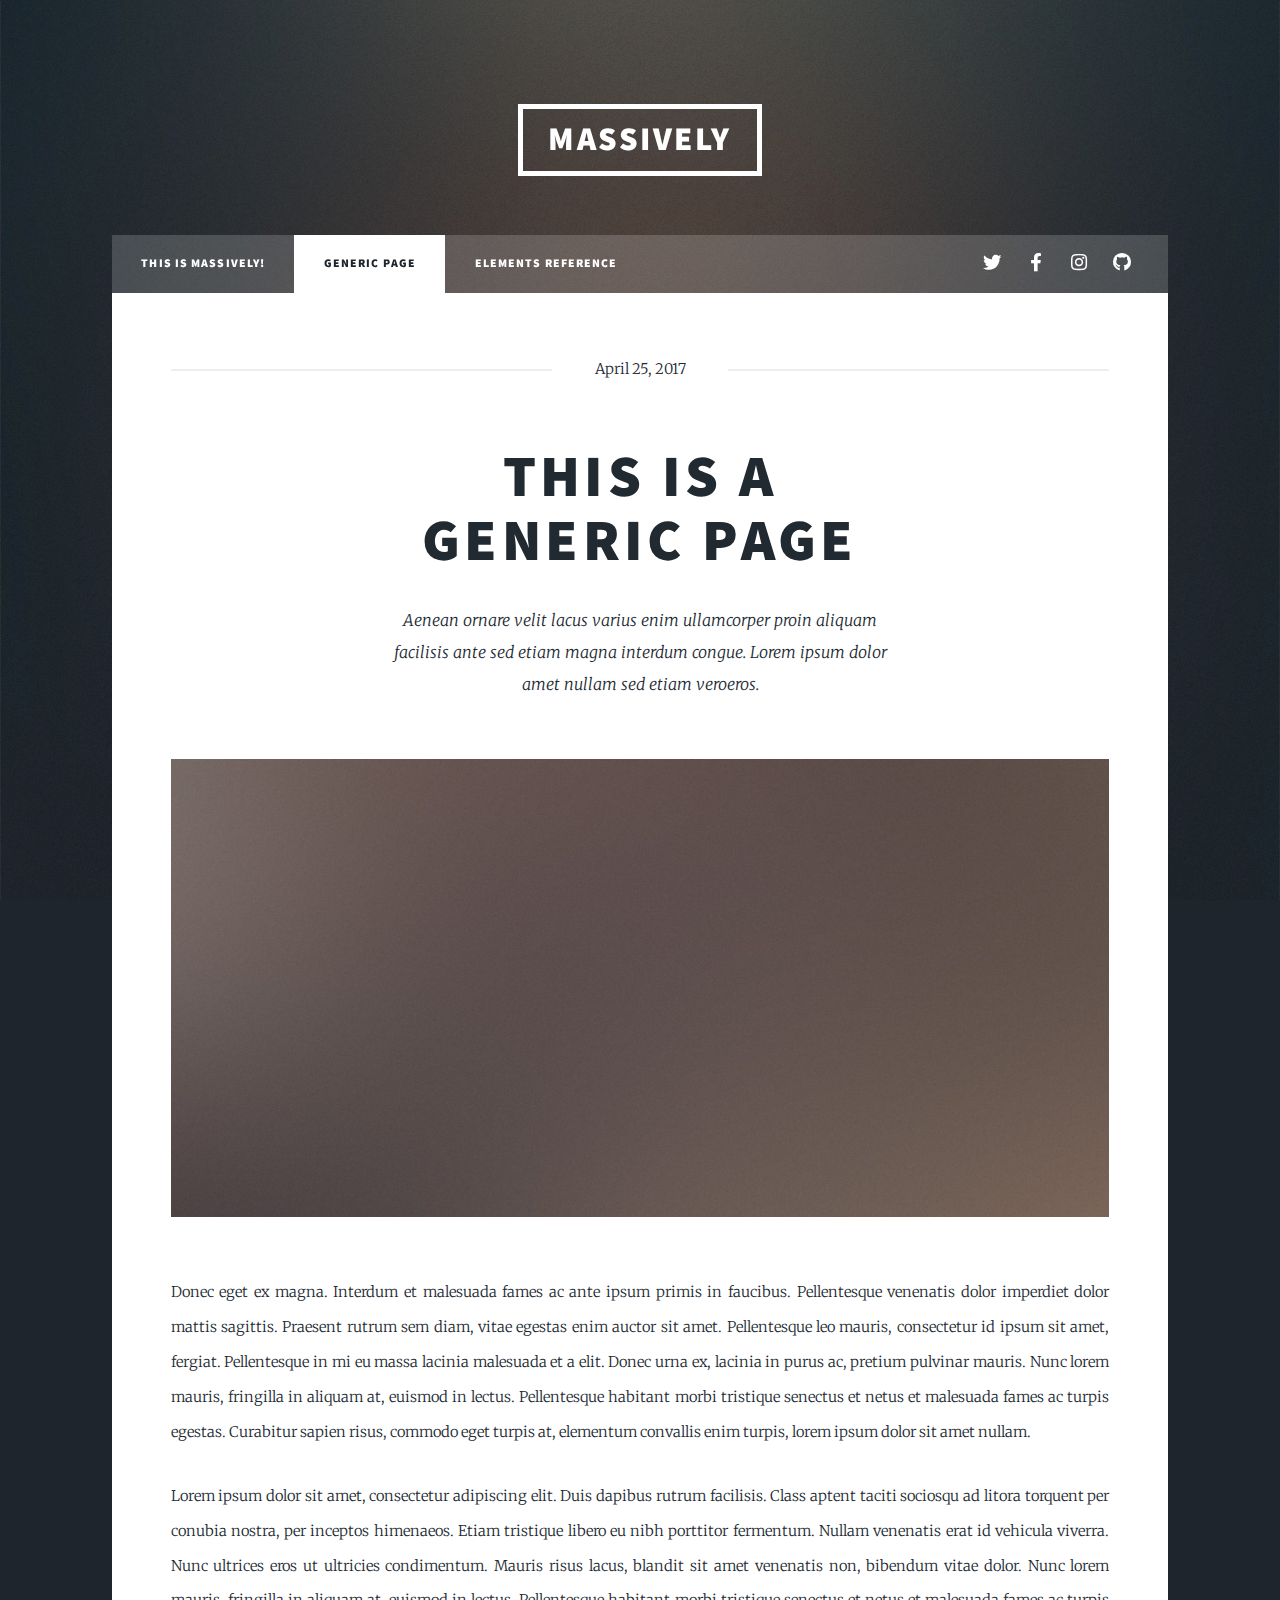
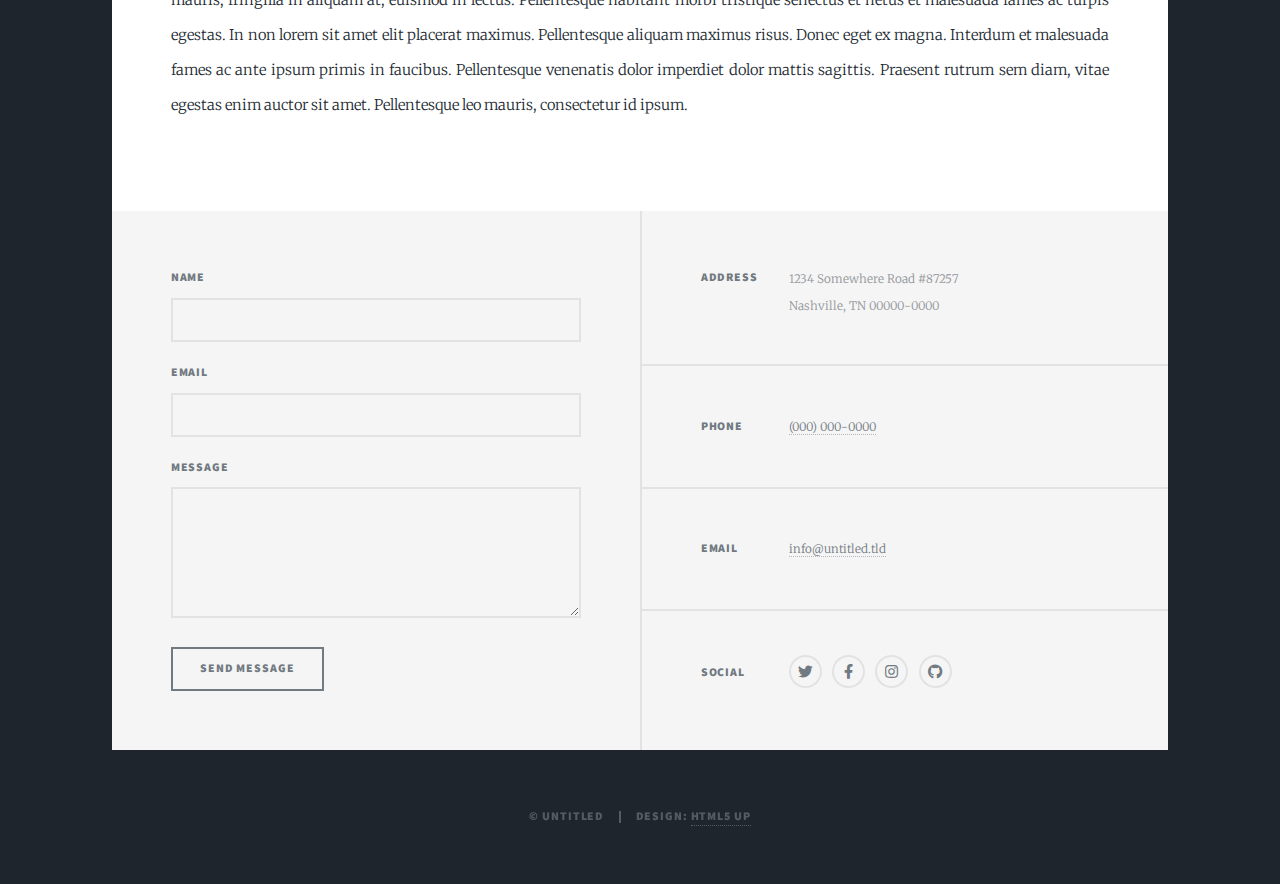
<file: generic.html>
<!DOCTYPE HTML>
<!--
	Massively by HTML5 UP
	html5up.net | @ajlkn
	Free for personal and commercial use under the CCA 3.0 license (html5up.net/license)
-->
<html>
	<head>
		<title>Generic Page - Massively by HTML5 UP</title>
		<meta charset="utf-8" />
		<meta name="viewport" content="width=device-width, initial-scale=1, user-scalable=no" />
		<link rel="stylesheet" href="assets/css/main.css" />
		<noscript><link rel="stylesheet" href="assets/css/noscript.css" /></noscript>
	</head>
	<body class="is-preload">

		<!-- Wrapper -->
			<div id="wrapper">

				<!-- Header -->
					<header id="header">
						<a href="index.html" class="logo">Massively</a>
					</header>

				<!-- Nav -->
					<nav id="nav">
						<ul class="links">
							<li><a href="index.html">This is Massively!</a></li>
							<li class="active"><a href="generic.html">Generic Page</a></li>
							<li><a href="elements.html">Elements Reference</a></li>
						</ul>
						<ul class="icons">
							<li><a href="#" class="icon brands fa-twitter"><span class="label">Twitter</span></a></li>
							<li><a href="#" class="icon brands fa-facebook-f"><span class="label">Facebook</span></a></li>
							<li><a href="#" class="icon brands fa-instagram"><span class="label">Instagram</span></a></li>
							<li><a href="#" class="icon brands fa-github"><span class="label">GitHub</span></a></li>
						</ul>
					</nav>

				<!-- Main -->
					<div id="main">

						<!-- Post -->
							<section class="post">
								<header class="major">
									<span class="date">April 25, 2017</span>
									<h1>This is a<br />
									Generic Page</h1>
									<p>Aenean ornare velit lacus varius enim ullamcorper proin aliquam<br />
									facilisis ante sed etiam magna interdum congue. Lorem ipsum dolor<br />
									amet nullam sed etiam veroeros.</p>
								</header>
								<div class="image main"><img src="images/pic01.jpg" alt="" /></div>
								<p>Donec eget ex magna. Interdum et malesuada fames ac ante ipsum primis in faucibus. Pellentesque venenatis dolor imperdiet dolor mattis sagittis. Praesent rutrum sem diam, vitae egestas enim auctor sit amet. Pellentesque leo mauris, consectetur id ipsum sit amet, fergiat. Pellentesque in mi eu massa lacinia malesuada et a elit. Donec urna ex, lacinia in purus ac, pretium pulvinar mauris. Nunc lorem mauris, fringilla in aliquam at, euismod in lectus. Pellentesque habitant morbi tristique senectus et netus et malesuada fames ac turpis egestas. Curabitur sapien risus, commodo eget turpis at, elementum convallis enim turpis, lorem ipsum dolor sit amet nullam.</p>
								<p>Lorem ipsum dolor sit amet, consectetur adipiscing elit. Duis dapibus rutrum facilisis. Class aptent taciti sociosqu ad litora torquent per conubia nostra, per inceptos himenaeos. Etiam tristique libero eu nibh porttitor fermentum. Nullam venenatis erat id vehicula viverra. Nunc ultrices eros ut ultricies condimentum. Mauris risus lacus, blandit sit amet venenatis non, bibendum vitae dolor. Nunc lorem mauris, fringilla in aliquam at, euismod in lectus. Pellentesque habitant morbi tristique senectus et netus et malesuada fames ac turpis egestas. In non lorem sit amet elit placerat maximus. Pellentesque aliquam maximus risus. Donec eget ex magna. Interdum et malesuada fames ac ante ipsum primis in faucibus. Pellentesque venenatis dolor imperdiet dolor mattis sagittis. Praesent rutrum sem diam, vitae egestas enim auctor sit amet. Pellentesque leo mauris, consectetur id ipsum.</p>
							</section>

					</div>

				<!-- Footer -->
					<footer id="footer">
						<section>
							<form method="post" action="#">
								<div class="fields">
									<div class="field">
										<label for="name">Name</label>
										<input type="text" name="name" id="name" />
									</div>
									<div class="field">
										<label for="email">Email</label>
										<input type="text" name="email" id="email" />
									</div>
									<div class="field">
										<label for="message">Message</label>
										<textarea name="message" id="message" rows="3"></textarea>
									</div>
								</div>
								<ul class="actions">
									<li><input type="submit" value="Send Message" /></li>
								</ul>
							</form>
						</section>
						<section class="split contact">
							<section class="alt">
								<h3>Address</h3>
								<p>1234 Somewhere Road #87257<br />
								Nashville, TN 00000-0000</p>
							</section>
							<section>
								<h3>Phone</h3>
								<p><a href="#">(000) 000-0000</a></p>
							</section>
							<section>
								<h3>Email</h3>
								<p><a href="#">info@untitled.tld</a></p>
							</section>
							<section>
								<h3>Social</h3>
								<ul class="icons alt">
									<li><a href="#" class="icon brands alt fa-twitter"><span class="label">Twitter</span></a></li>
									<li><a href="#" class="icon brands alt fa-facebook-f"><span class="label">Facebook</span></a></li>
									<li><a href="#" class="icon brands alt fa-instagram"><span class="label">Instagram</span></a></li>
									<li><a href="#" class="icon brands alt fa-github"><span class="label">GitHub</span></a></li>
								</ul>
							</section>
						</section>
					</footer>

				<!-- Copyright -->
					<div id="copyright">
						<ul><li>&copy; Untitled</li><li>Design: <a href="https://html5up.net">HTML5 UP</a></li></ul>
					</div>

			</div>

		<!-- Scripts -->
			<script src="assets/js/jquery.min.js"></script>
			<script src="assets/js/jquery.scrollex.min.js"></script>
			<script src="assets/js/jquery.scrolly.min.js"></script>
			<script src="assets/js/browser.min.js"></script>
			<script src="assets/js/breakpoints.min.js"></script>
			<script src="assets/js/util.js"></script>
			<script src="assets/js/main.js"></script>

	</body>
</html>
</file>
<file: assets/css/main.css>
@import url(fontawesome-all.min.css);
@import url("https://fonts.googleapis.com/css?family=Merriweather:300,700,300italic,700italic|Source+Sans+Pro:900");

/*
	Massively by HTML5 UP
	html5up.net | @ajlkn
	Free for personal and commercial use under the CCA 3.0 license (html5up.net/license)
*/

.main_image {
	margin-top: -80px;
}

.Mcolor {
	color: #617866;
}

html, body, div, span, applet, object,
iframe, h1, h2, h3, h4, h5, h6, p, blockquote,
pre, a, abbr, acronym, address, big, cite,
code, del, dfn, em, img, ins, kbd, q, s, samp,
small, strike, strong, sub, sup, tt, var, b,
u, i, center, dl, dt, dd, ol, ul, li, fieldset,
form, label, legend, table, caption, tbody,
tfoot, thead, tr, th, td, article, aside,
canvas, details, embed, figure, figcaption,
footer, header, hgroup, menu, nav, output, ruby,
section, summary, time, mark, audio, video {
	margin: 0;
	padding: 0;
	border: 0;
	font-size: 100%;
	font: inherit;
	vertical-align: baseline;}

article, aside, details, figcaption, figure,
footer, header, hgroup, menu, nav, section {
	display: block;}

body {
	line-height: 1;
}

ol, ul {
	list-style: none;
}

blockquote, q {
	quotes: none;
}

	blockquote:before, blockquote:after, q:before, q:after {
		content: '';
		content: none;
	}

table {
	border-collapse: collapse;
	border-spacing: 0;
}

body {
	-webkit-text-size-adjust: none;
}

mark {
	background-color: transparent;
	color: inherit;
}

input::-moz-focus-inner {
	border: 0;
	padding: 0;
}

input, select, textarea {
	-moz-appearance: none;
	-webkit-appearance: none;
	-ms-appearance: none;
	appearance: none;
}

/* Basic */

	@-ms-viewport {
		width: device-width;
	}

	body {
		-ms-overflow-style: scrollbar;
	}

	@media screen and (max-width: 480px) {

		html, body {
			min-width: 320px;
		}

	}

	html {
		box-sizing: border-box;
	}

	*, *:before, *:after {
		box-sizing: inherit;
	}

	body {
		background-color: #1e252d;
	}

		body.is-preload *, body.is-preload *:before, body.is-preload *:after {
			-moz-animation: none !important;
			-webkit-animation: none !important;
			-ms-animation: none !important;
			animation: none !important;
			-moz-transition: none !important;
			-webkit-transition: none !important;
			-ms-transition: none !important;
			transition: none !important;
		}

/* Type */

	html {
		font-size: 16pt;
	}

		@media screen and (max-width: 1680px) {

			html {
				font-size: 12pt;
			}

		}

		@media screen and (max-width: 1280px) {

			html {
				font-size: 11pt;
			}

		}

		@media screen and (max-width: 360px) {

			html {
				font-size: 10pt;
			}

		}

	body {
		color: #212931;
	}

	body, input, select, textarea {
		font-family: "Merriweather", Georgia, serif;
		font-weight: 300;
		font-size: 1rem;
		line-height: 2.375;
	}

	a {
		-moz-transition: color 0.2s ease-in-out, background-color 0.2s ease-in-out, border-color 0.2s ease-in-out, box-shadow 0.2s ease-in-out;
		-webkit-transition: color 0.2s ease-in-out, background-color 0.2s ease-in-out, border-color 0.2s ease-in-out, box-shadow 0.2s ease-in-out;
		-ms-transition: color 0.2s ease-in-out, background-color 0.2s ease-in-out, border-color 0.2s ease-in-out, box-shadow 0.2s ease-in-out;
		transition: color 0.2s ease-in-out, background-color 0.2s ease-in-out, border-color 0.2s ease-in-out, box-shadow 0.2s ease-in-out;
		border-bottom: dotted 1px;
		text-decoration: none;
	}

		a:hover {
			border-bottom-color: transparent;
		}

	strong, b {
		font-weight: 600;
	}

	em, i {
		font-style: italic;
	}

	p {
		text-align: justify;
		margin: 0 0 2rem 0;
	}

	h1, h2, h3, h4, h5, h6 {
		font-family: "Source Sans Pro", Helvetica, sans-serif;
		font-weight: 900;
		line-height: 1.5;
		letter-spacing: 0.075em;
		text-transform: uppercase;
		margin: 0 0 1rem 0;
	}

		h1 a, h2 a, h3 a, h4 a, h5 a, h6 a {
			border-bottom: 0;
			color: inherit;
			text-decoration: none;
		}

	h1 {
		font-size: 4rem;
		line-height: 1.1;
		margin: 0 0 2rem 0;
	}

	h2 {
		font-size: 1.75rem;
		line-height: 1.3;
		margin: 0 0 1.5rem 0;
	}

	h3 {
		font-size: 1.25rem;
		margin: 0 0 1.5rem 0;
	}

	h4 {
		font-size: 1rem;
	}

	h5 {
		font-size: 0.9rem;
	}

	h6 {
		font-size: 0.8rem;
	}

	sub {
		font-size: 0.8rem;
		position: relative;
		top: 0.5rem;
	}

	sup {
		font-size: 0.8rem;
		position: relative;
		top: -0.5rem;
	}

	blockquote {
		border-left: solid 4px;
		font-style: italic;
		margin: 0 0 2rem 0;
		padding: 0.5rem 0 0.5rem 2rem;
	}

	code {
		border: solid 2px;
		font-family: "Courier New", monospace;
		font-size: 0.9rem;
		margin: 0 0.25rem;
		padding: 0.25rem 0.65rem;
	}

	pre {
		-webkit-overflow-scrolling: touch;
		font-family: "Courier New", monospace;
		font-size: 0.9rem;
		margin: 0 0 2rem 0;
	}

		pre code {
			display: block;
			line-height: 1.75;
			padding: 1rem 1.5rem;
			overflow-x: auto;
		}

	hr {
		border: 0;
		border-bottom: solid 2px;
		margin: 3rem 0;
	}

		hr.major {
			margin: 5rem 0;
		}

	.align-left {
		text-align: left;
	}

	.align-center {
		text-align: center;
	}

	.align-right {
		text-align: right;
	}

	input, select, textarea {
		color: #212931;
	}

	a {
		color: #212931;
		border-bottom-color: rgba(33, 41, 49, 0.5);
	}

		a:hover {
			border-bottom-color: transparent;
			color: #18bfef !important;
		}

	strong, b {
		color: #212931;
	}

	h1, h2, h3, h4, h5, h6 {
		color: #212931;
	}

	blockquote {
		border-left-color: #eeeeee;
	}

	code {
		background: rgba(220, 220, 220, 0.25);
		border-color: #eeeeee;
	}

	hr {
		border-bottom-color: #eeeeee;
	}

/* Row */

	.row {
		display: flex;
		flex-wrap: wrap;
		box-sizing: border-box;
		align-items: stretch;
	}

		.row > * {
			box-sizing: border-box;
		}

		.row.gtr-uniform > * > :last-child {
			margin-bottom: 0;
		}

		.row.aln-left {
			justify-content: flex-start;
		}

		.row.aln-center {
			justify-content: center;
		}

		.row.aln-right {
			justify-content: flex-end;
		}

		.row.aln-top {
			align-items: flex-start;
		}

		.row.aln-middle {
			align-items: center;
		}

		.row.aln-bottom {
			align-items: flex-end;
		}

		.row > .imp {
			order: -1;
		}

		.row > .col-1 {
			width: 8.33333%;
		}

		.row > .off-1 {
			margin-left: 8.33333%;
		}

		.row > .col-2 {
			width: 16.66667%;
		}

		.row > .off-2 {
			margin-left: 16.66667%;
		}

		.row > .col-3 {
			width: 25%;
		}

		.row > .off-3 {
			margin-left: 25%;
		}

		.row > .col-4 {
			width: 33.33333%;
		}

		.row > .off-4 {
			margin-left: 33.33333%;
		}

		.row > .col-5 {
			width: 41.66667%;
		}

		.row > .off-5 {
			margin-left: 41.66667%;
		}

		.row > .col-6 {
			width: 50%;
		}

		.row > .off-6 {
			margin-left: 50%;
		}

		.row > .col-7 {
			width: 58.33333%;
		}

		.row > .off-7 {
			margin-left: 58.33333%;
		}

		.row > .col-8 {
			width: 66.66667%;
		}

		.row > .off-8 {
			margin-left: 66.66667%;
		}

		.row > .col-9 {
			width: 75%;
		}

		.row > .off-9 {
			margin-left: 75%;
		}

		.row > .col-10 {
			width: 83.33333%;
		}

		.row > .off-10 {
			margin-left: 83.33333%;
		}

		.row > .col-11 {
			width: 91.66667%;
		}

		.row > .off-11 {
			margin-left: 91.66667%;
		}

		.row > .col-12 {
			width: 100%;
		}

		.row > .off-12 {
			margin-left: 100%;
		}

		.row.gtr-0 {
			margin-top: 0;
			margin-left: 0rem;
		}

			.row.gtr-0 > * {
				padding: 0 0 0 0rem;
			}

			.row.gtr-0.gtr-uniform {
				margin-top: 0rem;
			}

				.row.gtr-0.gtr-uniform > * {
					padding-top: 0rem;
				}

		.row.gtr-25 {
			margin-top: 0;
			margin-left: -0.375rem;
		}

			.row.gtr-25 > * {
				padding: 0 0 0 0.375rem;
			}

			.row.gtr-25.gtr-uniform {
				margin-top: -0.375rem;
			}

				.row.gtr-25.gtr-uniform > * {
					padding-top: 0.375rem;
				}

		.row.gtr-50 {
			margin-top: 0;
			margin-left: -0.75rem;
		}

			.row.gtr-50 > * {
				padding: 0 0 0 0.75rem;
			}

			.row.gtr-50.gtr-uniform {
				margin-top: -0.75rem;
			}

				.row.gtr-50.gtr-uniform > * {
					padding-top: 0.75rem;
				}

		.row {
			margin-top: 0;
			margin-left: -1.5rem;
		}

			.row > * {
				padding: 0 0 0 1.5rem;
			}

			.row.gtr-uniform {
				margin-top: -1.5rem;
			}

				.row.gtr-uniform > * {
					padding-top: 1.5rem;
				}

		.row.gtr-150 {
			margin-top: 0;
			margin-left: -2.25rem;
		}

			.row.gtr-150 > * {
				padding: 0 0 0 2.25rem;
			}

			.row.gtr-150.gtr-uniform {
				margin-top: -2.25rem;
			}

				.row.gtr-150.gtr-uniform > * {
					padding-top: 2.25rem;
				}

		.row.gtr-200 {
			margin-top: 0;
			margin-left: -3rem;
		}

			.row.gtr-200 > * {
				padding: 0 0 0 3rem;
			}

			.row.gtr-200.gtr-uniform {
				margin-top: -3rem;
			}

				.row.gtr-200.gtr-uniform > * {
					padding-top: 3rem;
				}

		@media screen and (max-width: 1680px) {

			.row {
				display: flex;
				flex-wrap: wrap;
				box-sizing: border-box;
				align-items: stretch;
			}

				.row > * {
					box-sizing: border-box;
				}

				.row.gtr-uniform > * > :last-child {
					margin-bottom: 0;
				}

				.row.aln-left {
					justify-content: flex-start;
				}

				.row.aln-center {
					justify-content: center;
				}

				.row.aln-right {
					justify-content: flex-end;
				}

				.row.aln-top {
					align-items: flex-start;
				}

				.row.aln-middle {
					align-items: center;
				}

				.row.aln-bottom {
					align-items: flex-end;
				}

				.row > .imp-xlarge {
					order: -1;
				}

				.row > .col-1-xlarge {
					width: 8.33333%;
				}

				.row > .off-1-xlarge {
					margin-left: 8.33333%;
				}

				.row > .col-2-xlarge {
					width: 16.66667%;
				}

				.row > .off-2-xlarge {
					margin-left: 16.66667%;
				}

				.row > .col-3-xlarge {
					width: 25%;
				}

				.row > .off-3-xlarge {
					margin-left: 25%;
				}

				.row > .col-4-xlarge {
					width: 33.33333%;
				}

				.row > .off-4-xlarge {
					margin-left: 33.33333%;
				}

				.row > .col-5-xlarge {
					width: 41.66667%;
				}

				.row > .off-5-xlarge {
					margin-left: 41.66667%;
				}

				.row > .col-6-xlarge {
					width: 50%;
				}

				.row > .off-6-xlarge {
					margin-left: 50%;
				}

				.row > .col-7-xlarge {
					width: 58.33333%;
				}

				.row > .off-7-xlarge {
					margin-left: 58.33333%;
				}

				.row > .col-8-xlarge {
					width: 66.66667%;
				}

				.row > .off-8-xlarge {
					margin-left: 66.66667%;
				}

				.row > .col-9-xlarge {
					width: 75%;
				}

				.row > .off-9-xlarge {
					margin-left: 75%;
				}

				.row > .col-10-xlarge {
					width: 83.33333%;
				}

				.row > .off-10-xlarge {
					margin-left: 83.33333%;
				}

				.row > .col-11-xlarge {
					width: 91.66667%;
				}

				.row > .off-11-xlarge {
					margin-left: 91.66667%;
				}

				.row > .col-12-xlarge {
					width: 100%;
				}

				.row > .off-12-xlarge {
					margin-left: 100%;
				}

				.row.gtr-0 {
					margin-top: 0;
					margin-left: 0rem;
				}

					.row.gtr-0 > * {
						padding: 0 0 0 0rem;
					}

					.row.gtr-0.gtr-uniform {
						margin-top: 0rem;
					}

						.row.gtr-0.gtr-uniform > * {
							padding-top: 0rem;
						}

				.row.gtr-25 {
					margin-top: 0;
					margin-left: -0.375rem;
				}

					.row.gtr-25 > * {
						padding: 0 0 0 0.375rem;
					}

					.row.gtr-25.gtr-uniform {
						margin-top: -0.375rem;
					}

						.row.gtr-25.gtr-uniform > * {
							padding-top: 0.375rem;
						}

				.row.gtr-50 {
					margin-top: 0;
					margin-left: -0.75rem;
				}

					.row.gtr-50 > * {
						padding: 0 0 0 0.75rem;
					}

					.row.gtr-50.gtr-uniform {
						margin-top: -0.75rem;
					}

						.row.gtr-50.gtr-uniform > * {
							padding-top: 0.75rem;
						}

				.row {
					margin-top: 0;
					margin-left: -1.5rem;
				}

					.row > * {
						padding: 0 0 0 1.5rem;
					}

					.row.gtr-uniform {
						margin-top: -1.5rem;
					}

						.row.gtr-uniform > * {
							padding-top: 1.5rem;
						}

				.row.gtr-150 {
					margin-top: 0;
					margin-left: -2.25rem;
				}

					.row.gtr-150 > * {
						padding: 0 0 0 2.25rem;
					}

					.row.gtr-150.gtr-uniform {
						margin-top: -2.25rem;
					}

						.row.gtr-150.gtr-uniform > * {
							padding-top: 2.25rem;
						}

				.row.gtr-200 {
					margin-top: 0;
					margin-left: -3rem;
				}

					.row.gtr-200 > * {
						padding: 0 0 0 3rem;
					}

					.row.gtr-200.gtr-uniform {
						margin-top: -3rem;
					}

						.row.gtr-200.gtr-uniform > * {
							padding-top: 3rem;
						}

		}

		@media screen and (max-width: 1280px) {

			.row {
				display: flex;
				flex-wrap: wrap;
				box-sizing: border-box;
				align-items: stretch;
			}

				.row > * {
					box-sizing: border-box;
				}

				.row.gtr-uniform > * > :last-child {
					margin-bottom: 0;
				}

				.row.aln-left {
					justify-content: flex-start;
				}

				.row.aln-center {
					justify-content: center;
				}

				.row.aln-right {
					justify-content: flex-end;
				}

				.row.aln-top {
					align-items: flex-start;
				}

				.row.aln-middle {
					align-items: center;
				}

				.row.aln-bottom {
					align-items: flex-end;
				}

				.row > .imp-large {
					order: -1;
				}

				.row > .col-1-large {
					width: 8.33333%;
				}

				.row > .off-1-large {
					margin-left: 8.33333%;
				}

				.row > .col-2-large {
					width: 16.66667%;
				}

				.row > .off-2-large {
					margin-left: 16.66667%;
				}

				.row > .col-3-large {
					width: 25%;
				}

				.row > .off-3-large {
					margin-left: 25%;
				}

				.row > .col-4-large {
					width: 33.33333%;
				}

				.row > .off-4-large {
					margin-left: 33.33333%;
				}

				.row > .col-5-large {
					width: 41.66667%;
				}

				.row > .off-5-large {
					margin-left: 41.66667%;
				}

				.row > .col-6-large {
					width: 50%;
				}

				.row > .off-6-large {
					margin-left: 50%;
				}

				.row > .col-7-large {
					width: 58.33333%;
				}

				.row > .off-7-large {
					margin-left: 58.33333%;
				}

				.row > .col-8-large {
					width: 66.66667%;
				}

				.row > .off-8-large {
					margin-left: 66.66667%;
				}

				.row > .col-9-large {
					width: 75%;
				}

				.row > .off-9-large {
					margin-left: 75%;
				}

				.row > .col-10-large {
					width: 83.33333%;
				}

				.row > .off-10-large {
					margin-left: 83.33333%;
				}

				.row > .col-11-large {
					width: 91.66667%;
				}

				.row > .off-11-large {
					margin-left: 91.66667%;
				}

				.row > .col-12-large {
					width: 100%;
				}

				.row > .off-12-large {
					margin-left: 100%;
				}

				.row.gtr-0 {
					margin-top: 0;
					margin-left: 0rem;
				}

					.row.gtr-0 > * {
						padding: 0 0 0 0rem;
					}

					.row.gtr-0.gtr-uniform {
						margin-top: 0rem;
					}

						.row.gtr-0.gtr-uniform > * {
							padding-top: 0rem;
						}

				.row.gtr-25 {
					margin-top: 0;
					margin-left: -0.375rem;
				}

					.row.gtr-25 > * {
						padding: 0 0 0 0.375rem;
					}

					.row.gtr-25.gtr-uniform {
						margin-top: -0.375rem;
					}

						.row.gtr-25.gtr-uniform > * {
							padding-top: 0.375rem;
						}

				.row.gtr-50 {
					margin-top: 0;
					margin-left: -0.75rem;
				}

					.row.gtr-50 > * {
						padding: 0 0 0 0.75rem;
					}

					.row.gtr-50.gtr-uniform {
						margin-top: -0.75rem;
					}

						.row.gtr-50.gtr-uniform > * {
							padding-top: 0.75rem;
						}

				.row {
					margin-top: 0;
					margin-left: -1.5rem;
				}

					.row > * {
						padding: 0 0 0 1.5rem;
					}

					.row.gtr-uniform {
						margin-top: -1.5rem;
					}

						.row.gtr-uniform > * {
							padding-top: 1.5rem;
						}

				.row.gtr-150 {
					margin-top: 0;
					margin-left: -2.25rem;
				}

					.row.gtr-150 > * {
						padding: 0 0 0 2.25rem;
					}

					.row.gtr-150.gtr-uniform {
						margin-top: -2.25rem;
					}

						.row.gtr-150.gtr-uniform > * {
							padding-top: 2.25rem;
						}

				.row.gtr-200 {
					margin-top: 0;
					margin-left: -3rem;
				}

					.row.gtr-200 > * {
						padding: 0 0 0 3rem;
					}

					.row.gtr-200.gtr-uniform {
						margin-top: -3rem;
					}

						.row.gtr-200.gtr-uniform > * {
							padding-top: 3rem;
						}

		}

		@media screen and (max-width: 980px) {

			.row {
				display: flex;
				flex-wrap: wrap;
				box-sizing: border-box;
				align-items: stretch;
			}

				.row > * {
					box-sizing: border-box;
				}

				.row.gtr-uniform > * > :last-child {
					margin-bottom: 0;
				}

				.row.aln-left {
					justify-content: flex-start;
				}

				.row.aln-center {
					justify-content: center;
				}

				.row.aln-right {
					justify-content: flex-end;
				}

				.row.aln-top {
					align-items: flex-start;
				}

				.row.aln-middle {
					align-items: center;
				}

				.row.aln-bottom {
					align-items: flex-end;
				}

				.row > .imp-medium {
					order: -1;
				}

				.row > .col-1-medium {
					width: 8.33333%;
				}

				.row > .off-1-medium {
					margin-left: 8.33333%;
				}

				.row > .col-2-medium {
					width: 16.66667%;
				}

				.row > .off-2-medium {
					margin-left: 16.66667%;
				}

				.row > .col-3-medium {
					width: 25%;
				}

				.row > .off-3-medium {
					margin-left: 25%;
				}

				.row > .col-4-medium {
					width: 33.33333%;
				}

				.row > .off-4-medium {
					margin-left: 33.33333%;
				}

				.row > .col-5-medium {
					width: 41.66667%;
				}

				.row > .off-5-medium {
					margin-left: 41.66667%;
				}

				.row > .col-6-medium {
					width: 50%;
				}

				.row > .off-6-medium {
					margin-left: 50%;
				}

				.row > .col-7-medium {
					width: 58.33333%;
				}

				.row > .off-7-medium {
					margin-left: 58.33333%;
				}

				.row > .col-8-medium {
					width: 66.66667%;
				}

				.row > .off-8-medium {
					margin-left: 66.66667%;
				}

				.row > .col-9-medium {
					width: 75%;
				}

				.row > .off-9-medium {
					margin-left: 75%;
				}

				.row > .col-10-medium {
					width: 83.33333%;
				}

				.row > .off-10-medium {
					margin-left: 83.33333%;
				}

				.row > .col-11-medium {
					width: 91.66667%;
				}

				.row > .off-11-medium {
					margin-left: 91.66667%;
				}

				.row > .col-12-medium {
					width: 100%;
				}

				.row > .off-12-medium {
					margin-left: 100%;
				}

				.row.gtr-0 {
					margin-top: 0;
					margin-left: 0rem;
				}

					.row.gtr-0 > * {
						padding: 0 0 0 0rem;
					}

					.row.gtr-0.gtr-uniform {
						margin-top: 0rem;
					}

						.row.gtr-0.gtr-uniform > * {
							padding-top: 0rem;
						}

				.row.gtr-25 {
					margin-top: 0;
					margin-left: -0.375rem;
				}

					.row.gtr-25 > * {
						padding: 0 0 0 0.375rem;
					}

					.row.gtr-25.gtr-uniform {
						margin-top: -0.375rem;
					}

						.row.gtr-25.gtr-uniform > * {
							padding-top: 0.375rem;
						}

				.row.gtr-50 {
					margin-top: 0;
					margin-left: -0.75rem;
				}

					.row.gtr-50 > * {
						padding: 0 0 0 0.75rem;
					}

					.row.gtr-50.gtr-uniform {
						margin-top: -0.75rem;
					}

						.row.gtr-50.gtr-uniform > * {
							padding-top: 0.75rem;
						}

				.row {
					margin-top: 0;
					margin-left: -1.5rem;
				}

					.row > * {
						padding: 0 0 0 1.5rem;
					}

					.row.gtr-uniform {
						margin-top: -1.5rem;
					}

						.row.gtr-uniform > * {
							padding-top: 1.5rem;
						}

				.row.gtr-150 {
					margin-top: 0;
					margin-left: -2.25rem;
				}

					.row.gtr-150 > * {
						padding: 0 0 0 2.25rem;
					}

					.row.gtr-150.gtr-uniform {
						margin-top: -2.25rem;
					}

						.row.gtr-150.gtr-uniform > * {
							padding-top: 2.25rem;
						}

				.row.gtr-200 {
					margin-top: 0;
					margin-left: -3rem;
				}

					.row.gtr-200 > * {
						padding: 0 0 0 3rem;
					}

					.row.gtr-200.gtr-uniform {
						margin-top: -3rem;
					}

						.row.gtr-200.gtr-uniform > * {
							padding-top: 3rem;
						}

		}

		@media screen and (max-width: 736px) {

			.row {
				display: flex;
				flex-wrap: wrap;
				box-sizing: border-box;
				align-items: stretch;
			}

				.row > * {
					box-sizing: border-box;
				}

				.row.gtr-uniform > * > :last-child {
					margin-bottom: 0;
				}

				.row.aln-left {
					justify-content: flex-start;
				}

				.row.aln-center {
					justify-content: center;
				}

				.row.aln-right {
					justify-content: flex-end;
				}

				.row.aln-top {
					align-items: flex-start;
				}

				.row.aln-middle {
					align-items: center;
				}

				.row.aln-bottom {
					align-items: flex-end;
				}

				.row > .imp-small {
					order: -1;
				}

				.row > .col-1-small {
					width: 8.33333%;
				}

				.row > .off-1-small {
					margin-left: 8.33333%;
				}

				.row > .col-2-small {
					width: 16.66667%;
				}

				.row > .off-2-small {
					margin-left: 16.66667%;
				}

				.row > .col-3-small {
					width: 25%;
				}

				.row > .off-3-small {
					margin-left: 25%;
				}

				.row > .col-4-small {
					width: 33.33333%;
				}

				.row > .off-4-small {
					margin-left: 33.33333%;
				}

				.row > .col-5-small {
					width: 41.66667%;
				}

				.row > .off-5-small {
					margin-left: 41.66667%;
				}

				.row > .col-6-small {
					width: 50%;
				}

				.row > .off-6-small {
					margin-left: 50%;
				}

				.row > .col-7-small {
					width: 58.33333%;
				}

				.row > .off-7-small {
					margin-left: 58.33333%;
				}

				.row > .col-8-small {
					width: 66.66667%;
				}

				.row > .off-8-small {
					margin-left: 66.66667%;
				}

				.row > .col-9-small {
					width: 75%;
				}

				.row > .off-9-small {
					margin-left: 75%;
				}

				.row > .col-10-small {
					width: 83.33333%;
				}

				.row > .off-10-small {
					margin-left: 83.33333%;
				}

				.row > .col-11-small {
					width: 91.66667%;
				}

				.row > .off-11-small {
					margin-left: 91.66667%;
				}

				.row > .col-12-small {
					width: 100%;
				}

				.row > .off-12-small {
					margin-left: 100%;
				}

				.row.gtr-0 {
					margin-top: 0;
					margin-left: 0rem;
				}

					.row.gtr-0 > * {
						padding: 0 0 0 0rem;
					}

					.row.gtr-0.gtr-uniform {
						margin-top: 0rem;
					}

						.row.gtr-0.gtr-uniform > * {
							padding-top: 0rem;
						}

				.row.gtr-25 {
					margin-top: 0;
					margin-left: -0.375rem;
				}

					.row.gtr-25 > * {
						padding: 0 0 0 0.375rem;
					}

					.row.gtr-25.gtr-uniform {
						margin-top: -0.375rem;
					}

						.row.gtr-25.gtr-uniform > * {
							padding-top: 0.375rem;
						}

				.row.gtr-50 {
					margin-top: 0;
					margin-left: -0.75rem;
				}

					.row.gtr-50 > * {
						padding: 0 0 0 0.75rem;
					}

					.row.gtr-50.gtr-uniform {
						margin-top: -0.75rem;
					}

						.row.gtr-50.gtr-uniform > * {
							padding-top: 0.75rem;
						}

				.row {
					margin-top: 0;
					margin-left: -1.5rem;
				}

					.row > * {
						padding: 0 0 0 1.5rem;
					}

					.row.gtr-uniform {
						margin-top: -1.5rem;
					}

						.row.gtr-uniform > * {
							padding-top: 1.5rem;
						}

				.row.gtr-150 {
					margin-top: 0;
					margin-left: -2.25rem;
				}

					.row.gtr-150 > * {
						padding: 0 0 0 2.25rem;
					}

					.row.gtr-150.gtr-uniform {
						margin-top: -2.25rem;
					}

						.row.gtr-150.gtr-uniform > * {
							padding-top: 2.25rem;
						}

				.row.gtr-200 {
					margin-top: 0;
					margin-left: -3rem;
				}

					.row.gtr-200 > * {
						padding: 0 0 0 3rem;
					}

					.row.gtr-200.gtr-uniform {
						margin-top: -3rem;
					}

						.row.gtr-200.gtr-uniform > * {
							padding-top: 3rem;
						}

		}

		@media screen and (max-width: 480px) {

			.row {
				display: flex;
				flex-wrap: wrap;
				box-sizing: border-box;
				align-items: stretch;
			}

				.row > * {
					box-sizing: border-box;
				}

				.row.gtr-uniform > * > :last-child {
					margin-bottom: 0;
				}

				.row.aln-left {
					justify-content: flex-start;
				}

				.row.aln-center {
					justify-content: center;
				}

				.row.aln-right {
					justify-content: flex-end;
				}

				.row.aln-top {
					align-items: flex-start;
				}

				.row.aln-middle {
					align-items: center;
				}

				.row.aln-bottom {
					align-items: flex-end;
				}

				.row > .imp-xsmall {
					order: -1;
				}

				.row > .col-1-xsmall {
					width: 8.33333%;
				}

				.row > .off-1-xsmall {
					margin-left: 8.33333%;
				}

				.row > .col-2-xsmall {
					width: 16.66667%;
				}

				.row > .off-2-xsmall {
					margin-left: 16.66667%;
				}

				.row > .col-3-xsmall {
					width: 25%;
				}

				.row > .off-3-xsmall {
					margin-left: 25%;
				}

				.row > .col-4-xsmall {
					width: 33.33333%;
				}

				.row > .off-4-xsmall {
					margin-left: 33.33333%;
				}

				.row > .col-5-xsmall {
					width: 41.66667%;
				}

				.row > .off-5-xsmall {
					margin-left: 41.66667%;
				}

				.row > .col-6-xsmall {
					width: 50%;
				}

				.row > .off-6-xsmall {
					margin-left: 50%;
				}

				.row > .col-7-xsmall {
					width: 58.33333%;
				}

				.row > .off-7-xsmall {
					margin-left: 58.33333%;
				}

				.row > .col-8-xsmall {
					width: 66.66667%;
				}

				.row > .off-8-xsmall {
					margin-left: 66.66667%;
				}

				.row > .col-9-xsmall {
					width: 75%;
				}

				.row > .off-9-xsmall {
					margin-left: 75%;
				}

				.row > .col-10-xsmall {
					width: 83.33333%;
				}

				.row > .off-10-xsmall {
					margin-left: 83.33333%;
				}

				.row > .col-11-xsmall {
					width: 91.66667%;
				}

				.row > .off-11-xsmall {
					margin-left: 91.66667%;
				}

				.row > .col-12-xsmall {
					width: 100%;
				}

				.row > .off-12-xsmall {
					margin-left: 100%;
				}

				.row.gtr-0 {
					margin-top: 0;
					margin-left: 0rem;
				}

					.row.gtr-0 > * {
						padding: 0 0 0 0rem;
					}

					.row.gtr-0.gtr-uniform {
						margin-top: 0rem;
					}

						.row.gtr-0.gtr-uniform > * {
							padding-top: 0rem;
						}

				.row.gtr-25 {
					margin-top: 0;
					margin-left: -0.375rem;
				}

					.row.gtr-25 > * {
						padding: 0 0 0 0.375rem;
					}

					.row.gtr-25.gtr-uniform {
						margin-top: -0.375rem;
					}

						.row.gtr-25.gtr-uniform > * {
							padding-top: 0.375rem;
						}

				.row.gtr-50 {
					margin-top: 0;
					margin-left: -0.75rem;
				}

					.row.gtr-50 > * {
						padding: 0 0 0 0.75rem;
					}

					.row.gtr-50.gtr-uniform {
						margin-top: -0.75rem;
					}

						.row.gtr-50.gtr-uniform > * {
							padding-top: 0.75rem;
						}

				.row {
					margin-top: 0;
					margin-left: -1.5rem;
				}

					.row > * {
						padding: 0 0 0 1.5rem;
					}

					.row.gtr-uniform {
						margin-top: -1.5rem;
					}

						.row.gtr-uniform > * {
							padding-top: 1.5rem;
						}

				.row.gtr-150 {
					margin-top: 0;
					margin-left: -2.25rem;
				}

					.row.gtr-150 > * {
						padding: 0 0 0 2.25rem;
					}

					.row.gtr-150.gtr-uniform {
						margin-top: -2.25rem;
					}

						.row.gtr-150.gtr-uniform > * {
							padding-top: 2.25rem;
						}

				.row.gtr-200 {
					margin-top: 0;
					margin-left: -3rem;
				}

					.row.gtr-200 > * {
						padding: 0 0 0 3rem;
					}

					.row.gtr-200.gtr-uniform {
						margin-top: -3rem;
					}

						.row.gtr-200.gtr-uniform > * {
							padding-top: 3rem;
						}

		}

		@media screen and (max-width: 360px) {

			.row {
				display: flex;
				flex-wrap: wrap;
				box-sizing: border-box;
				align-items: stretch;
			}

				.row > * {
					box-sizing: border-box;
				}

				.row.gtr-uniform > * > :last-child {
					margin-bottom: 0;
				}

				.row.aln-left {
					justify-content: flex-start;
				}

				.row.aln-center {
					justify-content: center;
				}

				.row.aln-right {
					justify-content: flex-end;
				}

				.row.aln-top {
					align-items: flex-start;
				}

				.row.aln-middle {
					align-items: center;
				}

				.row.aln-bottom {
					align-items: flex-end;
				}

				.row > .imp-xxsmall {
					order: -1;
				}

				.row > .col-1-xxsmall {
					width: 8.33333%;
				}

				.row > .off-1-xxsmall {
					margin-left: 8.33333%;
				}

				.row > .col-2-xxsmall {
					width: 16.66667%;
				}

				.row > .off-2-xxsmall {
					margin-left: 16.66667%;
				}

				.row > .col-3-xxsmall {
					width: 25%;
				}

				.row > .off-3-xxsmall {
					margin-left: 25%;
				}

				.row > .col-4-xxsmall {
					width: 33.33333%;
				}

				.row > .off-4-xxsmall {
					margin-left: 33.33333%;
				}

				.row > .col-5-xxsmall {
					width: 41.66667%;
				}

				.row > .off-5-xxsmall {
					margin-left: 41.66667%;
				}

				.row > .col-6-xxsmall {
					width: 50%;
				}

				.row > .off-6-xxsmall {
					margin-left: 50%;
				}

				.row > .col-7-xxsmall {
					width: 58.33333%;
				}

				.row > .off-7-xxsmall {
					margin-left: 58.33333%;
				}

				.row > .col-8-xxsmall {
					width: 66.66667%;
				}

				.row > .off-8-xxsmall {
					margin-left: 66.66667%;
				}

				.row > .col-9-xxsmall {
					width: 75%;
				}

				.row > .off-9-xxsmall {
					margin-left: 75%;
				}

				.row > .col-10-xxsmall {
					width: 83.33333%;
				}

				.row > .off-10-xxsmall {
					margin-left: 83.33333%;
				}

				.row > .col-11-xxsmall {
					width: 91.66667%;
				}

				.row > .off-11-xxsmall {
					margin-left: 91.66667%;
				}

				.row > .col-12-xxsmall {
					width: 100%;
				}

				.row > .off-12-xxsmall {
					margin-left: 100%;
				}

				.row.gtr-0 {
					margin-top: 0;
					margin-left: 0rem;
				}

					.row.gtr-0 > * {
						padding: 0 0 0 0rem;
					}

					.row.gtr-0.gtr-uniform {
						margin-top: 0rem;
					}

						.row.gtr-0.gtr-uniform > * {
							padding-top: 0rem;
						}

				.row.gtr-25 {
					margin-top: 0;
					margin-left: -0.375rem;
				}

					.row.gtr-25 > * {
						padding: 0 0 0 0.375rem;
					}

					.row.gtr-25.gtr-uniform {
						margin-top: -0.375rem;
					}

						.row.gtr-25.gtr-uniform > * {
							padding-top: 0.375rem;
						}

				.row.gtr-50 {
					margin-top: 0;
					margin-left: -0.75rem;
				}

					.row.gtr-50 > * {
						padding: 0 0 0 0.75rem;
					}

					.row.gtr-50.gtr-uniform {
						margin-top: -0.75rem;
					}

						.row.gtr-50.gtr-uniform > * {
							padding-top: 0.75rem;
						}

				.row {
					margin-top: 0;
					margin-left: -1.5rem;
				}

					.row > * {
						padding: 0 0 0 1.5rem;
					}

					.row.gtr-uniform {
						margin-top: -1.5rem;
					}

						.row.gtr-uniform > * {
							padding-top: 1.5rem;
						}

				.row.gtr-150 {
					margin-top: 0;
					margin-left: -2.25rem;
				}

					.row.gtr-150 > * {
						padding: 0 0 0 2.25rem;
					}

					.row.gtr-150.gtr-uniform {
						margin-top: -2.25rem;
					}

						.row.gtr-150.gtr-uniform > * {
							padding-top: 2.25rem;
						}

				.row.gtr-200 {
					margin-top: 0;
					margin-left: -3rem;
				}

					.row.gtr-200 > * {
						padding: 0 0 0 3rem;
					}

					.row.gtr-200.gtr-uniform {
						margin-top: -3rem;
					}

						.row.gtr-200.gtr-uniform > * {
							padding-top: 3rem;
						}

		}

/* Box */

	.box {
		border: solid 2px;
		margin-bottom: 2rem;
		padding: 1.5rem;
	}

		.box > :last-child,
		.box > :last-child > :last-child,
		.box > :last-child > :last-child > :last-child {
			margin-bottom: 0;
		}

		.box.alt {
			border: 0;
			border-radius: 0;
			padding: 0;
		}

	.box {
		border-color: #eeeeee;
	}

/* Button */

	input[type="submit"],
	input[type="reset"],
	input[type="button"],
	button,
	.button {
		-moz-appearance: none;
		-webkit-appearance: none;
		-ms-appearance: none;
		appearance: none;
		-moz-transition: background-color 0.2s ease-in-out, box-shadow 0.2s ease-in-out, color 0.2s ease-in-out;
		-webkit-transition: background-color 0.2s ease-in-out, box-shadow 0.2s ease-in-out, color 0.2s ease-in-out;
		-ms-transition: background-color 0.2s ease-in-out, box-shadow 0.2s ease-in-out, color 0.2s ease-in-out;
		transition: background-color 0.2s ease-in-out, box-shadow 0.2s ease-in-out, color 0.2s ease-in-out;
		border: 0;
		border-radius: 0;
		cursor: pointer;
		display: inline-block;
		font-family: "Source Sans Pro", Helvetica, sans-serif;
		font-size: 0.8rem;
		font-weight: 900;
		letter-spacing: 0.075em;
		height: 3rem;
		line-height: 3rem;
		padding: 0 2rem;
		text-align: center;
		text-decoration: none;
		text-transform: uppercase;
		white-space: nowrap;
	}

		input[type="submit"].icon:before,
		input[type="reset"].icon:before,
		input[type="button"].icon:before,
		button.icon:before,
		.button.icon:before {
			margin-right: 0.5rem;
		}

		input[type="submit"].icon.solo,
		input[type="reset"].icon.solo,
		input[type="button"].icon.solo,
		button.icon.solo,
		.button.icon.solo {
			position: relative;
			width: 4rem;
			height: 4rem;
			line-height: 4rem;
			border-radius: 4rem;
			text-indent: 4rem;
			overflow: hidden;
			padding: 0;
			white-space: nowrap;
		}

			input[type="submit"].icon.solo:before,
			input[type="reset"].icon.solo:before,
			input[type="button"].icon.solo:before,
			button.icon.solo:before,
			.button.icon.solo:before {
				position: absolute;
				display: block;
				top: 0;
				left: 0;
				width: inherit;
				height: inherit;
				line-height: inherit;
				font-size: 1.25rem;
				margin-right: 0;
				text-align: center;
				text-indent: 0;
			}

		input[type="submit"].fit,
		input[type="reset"].fit,
		input[type="button"].fit,
		button.fit,
		.button.fit {
			width: 100%;
		}

		input[type="submit"].small,
		input[type="reset"].small,
		input[type="button"].small,
		button.small,
		.button.small {
			font-size: 0.7rem;
			height: 2.5rem;
			line-height: 2.5rem;
			padding: 0 1.5rem;
		}

		input[type="submit"].large,
		input[type="reset"].large,
		input[type="button"].large,
		button.large,
		.button.large {
			font-size: 0.9rem;
			height: 3.5rem;
			line-height: 3.5rem;
			padding: 0 2.75rem;
		}

		@media screen and (max-width: 980px) {

			input[type="submit"],
			input[type="reset"],
			input[type="button"],
			button,
			.button {
				font-size: 0.9rem;
				height: 3.25rem;
				line-height: 3.25rem;
			}

				input[type="submit"].large,
				input[type="reset"].large,
				input[type="button"].large,
				button.large,
				.button.large {
					font-size: 1rem;
					height: 3.75rem;
					line-height: 3.75rem;
				}

		}

		input[type="submit"].disabled, input[type="submit"]:disabled,
		input[type="reset"].disabled,
		input[type="reset"]:disabled,
		input[type="button"].disabled,
		input[type="button"]:disabled,
		button.disabled,
		button:disabled,
		.button.disabled,
		.button:disabled {
			pointer-events: none;
			opacity: 0.25;
		}

	input[type="submit"],
	input[type="reset"],
	input[type="button"],
	button,
	.button {
		background-color: transparent;
		box-shadow: inset 0 0 0 2px #212931;
		color: #212931 !important;
	}

		input[type="submit"]:hover,
		input[type="reset"]:hover,
		input[type="button"]:hover,
		button:hover,
		.button:hover {
			box-shadow: inset 0 0 0 2px #18bfef;
			color: #18bfef !important;
		}

		input[type="submit"].primary,
		input[type="reset"].primary,
		input[type="button"].primary,
		button.primary,
		.button.primary {
			background-color: #212931;
			box-shadow: none;
			color: #ffffff !important;
		}

			input[type="submit"].primary:hover,
			input[type="reset"].primary:hover,
			input[type="button"].primary:hover,
			button.primary:hover,
			.button.primary:hover {
				background-color: #18bfef;
			}

/* Form */

	form {
		margin: 0 0 2rem 0;
	}

		form > :last-child {
			margin-bottom: 0;
		}

		form > .fields {
			display: -moz-flex;
			display: -webkit-flex;
			display: -ms-flex;
			display: flex;
			-moz-flex-wrap: wrap;
			-webkit-flex-wrap: wrap;
			-ms-flex-wrap: wrap;
			flex-wrap: wrap;
			width: calc(100% + 3rem);
			margin: -1.5rem 0 2rem -1.5rem;
		}

			form > .fields > .field {
				-moz-flex-grow: 0;
				-webkit-flex-grow: 0;
				-ms-flex-grow: 0;
				flex-grow: 0;
				-moz-flex-shrink: 0;
				-webkit-flex-shrink: 0;
				-ms-flex-shrink: 0;
				flex-shrink: 0;
				padding: 1.5rem 0 0 1.5rem;
				width: calc(100% - 1.5rem);
			}

				form > .fields > .field.half {
					width: calc(50% - 0.75rem);
				}

				form > .fields > .field.third {
					width: calc(100%/3 - 0.5rem);
				}

				form > .fields > .field.quarter {
					width: calc(25% - 0.375rem);
				}

		@media screen and (max-width: 480px) {

			form > .fields {
				width: calc(100% + 3rem);
				margin: -1.5rem 0 2rem -1.5rem;
			}

				form > .fields > .field {
					padding: 1.5rem 0 0 1.5rem;
					width: calc(100% - 1.5rem);
				}

					form > .fields > .field.half {
						width: calc(100% - 1.5rem);
					}

					form > .fields > .field.third {
						width: calc(100% - 1.5rem);
					}

					form > .fields > .field.quarter {
						width: calc(100% - 1.5rem);
					}

		}

	label {
		display: block;
		font-family: "Source Sans Pro", Helvetica, sans-serif;
		font-weight: 900;
		line-height: 1.5;
		letter-spacing: 0.075em;
		font-size: 0.8rem;
		text-transform: uppercase;
		margin: 0 0 0.75rem 0;
	}

		@media screen and (max-width: 980px) {

			label {
				font-size: 0.9rem;
			}

		}

	input[type="text"],
	input[type="password"],
	input[type="email"],
	select,
	textarea {
		-moz-appearance: none;
		-webkit-appearance: none;
		-ms-appearance: none;
		appearance: none;
		background: transparent;
		border-radius: 0;
		border: solid 2px;
		color: inherit;
		display: block;
		outline: 0;
		padding: 0 1rem;
		text-decoration: none;
		width: 100%;
	}

		input[type="text"]:invalid,
		input[type="password"]:invalid,
		input[type="email"]:invalid,
		select:invalid,
		textarea:invalid {
			box-shadow: none;
		}

	select {
		background-size: 1.25rem;
		background-repeat: no-repeat;
		background-position: calc(100% - 1rem) center;
		height: 3rem;
		padding-right: 3rem;
		text-overflow: ellipsis;
	}

		select:focus::-ms-value {
			background-color: transparent;
		}

		select::-ms-expand {
			display: none;
		}

	input[type="text"],
	input[type="password"],
	input[type="email"],
	select {
		height: 3rem;
	}

	textarea {
		padding: 0.75rem 1rem;
	}

	input[type="checkbox"],
	input[type="radio"] {
		-moz-appearance: none;
		-webkit-appearance: none;
		-ms-appearance: none;
		appearance: none;
		display: block;
		float: left;
		margin-right: -2rem;
		opacity: 0;
		width: 1rem;
		z-index: -1;
	}

		input[type="checkbox"] + label,
		input[type="radio"] + label {
			text-decoration: none;
			cursor: pointer;
			display: inline-block;
			font-size: 1rem;
			letter-spacing: 0;
			font-family: "Merriweather", Georgia, serif;
			text-transform: none;
			font-weight: 300;
			padding-left: 2.8rem;
			padding-right: 1rem;
			position: relative;
		}

			input[type="checkbox"] + label:before,
			input[type="radio"] + label:before {
				-moz-osx-font-smoothing: grayscale;
				-webkit-font-smoothing: antialiased;
				display: inline-block;
				font-style: normal;
				font-variant: normal;
				text-rendering: auto;
				line-height: 1;
				text-transform: none !important;
				font-family: 'Font Awesome 5 Free';
				font-weight: 900;
			}

			input[type="checkbox"] + label:before,
			input[type="radio"] + label:before {
				border-radius: 0;
				border: solid 2px;
				content: '';
				display: inline-block;
				font-size: 0.8rem;
				height: 1.8rem;
				left: 0;
				line-height: 1.65rem;
				position: absolute;
				text-align: center;
				top: -0.125rem;
				width: 1.8rem;
			}

		input[type="checkbox"]:checked + label:before,
		input[type="radio"]:checked + label:before {
			content: '\f00c';
		}

	input[type="checkbox"] + label:before {
		border-radius: 0;
	}

	input[type="radio"] + label:before {
		border-radius: 100%;
	}

	::-webkit-input-placeholder {
		opacity: 1.0;
	}

	:-moz-placeholder {
		opacity: 1.0;
	}

	::-moz-placeholder {
		opacity: 1.0;
	}

	:-ms-input-placeholder {
		opacity: 1.0;
	}

	label {
		color: #212931;
	}

	input[type="text"],
	input[type="password"],
	input[type="email"],
	select,
	textarea {
		border-color: #eeeeee;
	}

		input[type="text"]:focus,
		input[type="password"]:focus,
		input[type="email"]:focus,
		select:focus,
		textarea:focus {
			border-color: #18bfef;
		}

	select {
		background-image: url("data:image/svg+xml;charset=utf8,%3Csvg xmlns='http://www.w3.org/2000/svg' width='40' height='40' preserveAspectRatio='none' viewBox='0 0 40 40'%3E%3Cpath d='M9.4,12.3l10.4,10.4l10.4-10.4c0.2-0.2,0.5-0.4,0.9-0.4c0.3,0,0.6,0.1,0.9,0.4l3.3,3.3c0.2,0.2,0.4,0.5,0.4,0.9 c0,0.4-0.1,0.6-0.4,0.9L20.7,31.9c-0.2,0.2-0.5,0.4-0.9,0.4c-0.3,0-0.6-0.1-0.9-0.4L4.3,17.3c-0.2-0.2-0.4-0.5-0.4-0.9 c0-0.4,0.1-0.6,0.4-0.9l3.3-3.3c0.2-0.2,0.5-0.4,0.9-0.4S9.1,12.1,9.4,12.3z' fill='%23eeeeee' /%3E%3C/svg%3E");
	}

		select option {
			background-color: #ffffff;
			color: #212931;
		}

	.select-wrapper:before {
		color: #eeeeee;
	}

	input[type="checkbox"] + label,
	input[type="radio"] + label {
		color: #212931;
	}

		input[type="checkbox"] + label:before,
		input[type="radio"] + label:before {
			border-color: #eeeeee;
		}

	input[type="checkbox"]:checked + label:before,
	input[type="radio"]:checked + label:before {
		background-color: #212931;
		border-color: #212931;
		color: #ffffff;
	}

	input[type="checkbox"]:focus + label:before,
	input[type="radio"]:focus + label:before {
		border-color: #18bfef;
	}

	::-webkit-input-placeholder {
		color: #909498 !important;
	}

	:-moz-placeholder {
		color: #909498 !important;
	}

	::-moz-placeholder {
		color: #909498 !important;
	}

	:-ms-input-placeholder {
		color: #909498 !important;
	}

	.formerize-placeholder {
		color: #909498 !important;
	}

/* Icon */

	.icon {
		text-decoration: none;
		border-bottom: none;
		position: relative;
	}

		.icon:before {
			-moz-osx-font-smoothing: grayscale;
			-webkit-font-smoothing: antialiased;
			display: inline-block;
			font-style: normal;
			font-variant: normal;
			text-rendering: auto;
			line-height: 1;
			text-transform: none !important;
			font-family: 'Font Awesome 5 Free';
			font-weight: 400;
		}

		.icon > .label {
			display: none;
		}

		.icon:before {
			line-height: inherit;
		}

		.icon.solid:before {
			font-weight: 900;
		}

		.icon.brands:before {
			font-family: 'Font Awesome 5 Brands';
		}

/* Image */

	.image {
		border: 0;
		display: inline-block;
		position: relative;
	}

		.image img {
			display: block;
		}

		.image.left, .image.right {
			max-width: 40%;
		}

			.image.left img, .image.right img {
				width: 100%;
			}

		.image.left {
			float: left;
			margin: 0 2rem 2rem 0;
			top: 0.75rem;
		}

		.image.right {
			float: right;
			margin: 0 0 2rem 2rem;
			top: 0.75rem;
		}

		.image.fit {
			display: block;
			margin: 2.5rem 0;
			width: 100%;
		}

			.image.fit:first-child {
				margin-top: 0;
			}

			.image.fit img {
				width: 100%;
			}

		.image.main {
			display: block;
			margin: 4rem 0;
			width: 100%;
		}

			.image.main:first-child {
				margin-top: 0;
			}

			.image.main img {
				width: 100%;
			}

		@media screen and (max-width: 736px) {

			.image.fit {
				margin: 2rem 0;
			}

			.image.main {
				margin: 2rem 0;
			}

		}

	a.image {
		overflow: hidden;
	}

		a.image img {
			-moz-transition: -moz-transform 0.2s ease-out;
			-webkit-transition: -webkit-transform 0.2s ease-out;
			-ms-transition: -ms-transform 0.2s ease-out;
			transition: transform 0.2s ease-out;
		}

		a.image:hover img {
			-moz-transform: scale(1.05);
			-webkit-transform: scale(1.05);
			-ms-transform: scale(1.05);
			transform: scale(1.05);
		}

/* Actions */

	ul.actions {
		display: -moz-flex;
		display: -webkit-flex;
		display: -ms-flex;
		display: flex;
		cursor: default;
		list-style: none;
		margin-left: -1rem;
		padding-left: 0;
	}

		ul.actions li {
			padding: 0 0 0 1rem;
			vertical-align: middle;
		}

		ul.actions.special {
			-moz-justify-content: center;
			-webkit-justify-content: center;
			-ms-justify-content: center;
			justify-content: center;
			width: 100%;
			margin-left: 0;
		}

			ul.actions.special li:first-child {
				padding-left: 0;
			}

		ul.actions.stacked {
			-moz-flex-direction: column;
			-webkit-flex-direction: column;
			-ms-flex-direction: column;
			flex-direction: column;
			margin-left: 0;
		}

			ul.actions.stacked li {
				padding: 1.3rem 0 0 0;
			}

				ul.actions.stacked li:first-child {
					padding-top: 0;
				}

		ul.actions.fit {
			width: calc(100% + 1rem);
		}

			ul.actions.fit li {
				-moz-flex-grow: 1;
				-webkit-flex-grow: 1;
				-ms-flex-grow: 1;
				flex-grow: 1;
				-moz-flex-shrink: 1;
				-webkit-flex-shrink: 1;
				-ms-flex-shrink: 1;
				flex-shrink: 1;
				width: 100%;
			}

				ul.actions.fit li > * {
					width: 100%;
				}

			ul.actions.fit.stacked {
				width: 100%;
			}

		@media screen and (max-width: 480px) {

			ul.actions:not(.fixed) {
				-moz-flex-direction: column;
				-webkit-flex-direction: column;
				-ms-flex-direction: column;
				flex-direction: column;
				margin-left: 0;
				width: 100% !important;
			}

				ul.actions:not(.fixed) li {
					-moz-flex-grow: 1;
					-webkit-flex-grow: 1;
					-ms-flex-grow: 1;
					flex-grow: 1;
					-moz-flex-shrink: 1;
					-webkit-flex-shrink: 1;
					-ms-flex-shrink: 1;
					flex-shrink: 1;
					padding: 1rem 0 0 0;
					text-align: center;
					width: 100%;
				}

					ul.actions:not(.fixed) li > * {
						width: 100%;
					}

					ul.actions:not(.fixed) li:first-child {
						padding-top: 0;
					}

					ul.actions:not(.fixed) li input[type="submit"],
					ul.actions:not(.fixed) li input[type="reset"],
					ul.actions:not(.fixed) li input[type="button"],
					ul.actions:not(.fixed) li button,
					ul.actions:not(.fixed) li .button {
						width: 100%;
					}

						ul.actions:not(.fixed) li input[type="submit"].icon:before,
						ul.actions:not(.fixed) li input[type="reset"].icon:before,
						ul.actions:not(.fixed) li input[type="button"].icon:before,
						ul.actions:not(.fixed) li button.icon:before,
						ul.actions:not(.fixed) li .button.icon:before {
							margin-left: -0.5rem;
						}

		}

/* Icons */

	ul.icons {
		cursor: default;
		list-style: none;
		padding-left: 0;
	}

		ul.icons li {
			display: inline-block;
			padding: 0 0.5rem 0 0;
			vertical-align: middle;
		}

			ul.icons li:last-child {
				padding-right: 0;
			}

			ul.icons li .icon:before {
				width: 2.25rem;
				height: 2.25rem;
				line-height: 2.25rem;
				display: inline-block;
				text-align: center;
				border-radius: 100%;
				font-size: 1.25rem;
			}

		ul.icons.alt li .icon:before {
			-moz-transition: color 0.2s ease-in-out, background-color 0.2s ease-in-out, border-color 0.2s ease-in-out, box-shadow 0.2s ease-in-out;
			-webkit-transition: color 0.2s ease-in-out, background-color 0.2s ease-in-out, border-color 0.2s ease-in-out, box-shadow 0.2s ease-in-out;
			-ms-transition: color 0.2s ease-in-out, background-color 0.2s ease-in-out, border-color 0.2s ease-in-out, box-shadow 0.2s ease-in-out;
			transition: color 0.2s ease-in-out, background-color 0.2s ease-in-out, border-color 0.2s ease-in-out, box-shadow 0.2s ease-in-out;
			font-size: 1rem;
		}

/* List */

	ol {
		list-style: decimal;
		margin: 0 0 2rem 0;
		padding-left: 1.25rem;
	}

		ol li {
			padding-left: 0.25rem;
		}

	ul {
		list-style: disc;
		margin: 0 0 2rem 0;
		padding-left: 1rem;
	}

		ul li {
			padding-left: 0.5rem;
		}

		ul.divided {
			list-style: none;
			padding-left: 0;
		}

			ul.divided li {
				border-top: solid 1px;
				padding: 0.5rem 0;
			}

				ul.divided li:first-child {
					border-top: 0;
					padding-top: 0;
				}

	dl {
		margin: 0 0 2rem 0;
	}

		dl dt {
			display: block;
			font-weight: 600;
			margin: 0 0 1rem 0;
		}

		dl dd {
			margin-left: 2rem;
		}

	ul.divided li {
		border-top-color: #eeeeee;
	}

	ul.icons li a.icon:hover:before {
		color: #18bfef;
	}

	ul.icons.alt li .icon:before {
		box-shadow: inset 0 0 0 2px #eeeeee;
	}

	ul.icons.alt li a.icon:hover:before {
		box-shadow: inset 0 0 0 2px #18bfef;
	}

/* Section/Article */

	section.special, article.special {
		text-align: center;
	}

	header {
		cursor: default;
	}

		header > .date {
			display: block;
			font-size: 0.8rem;
			height: 1;
			margin: 0 0 1rem 0;
			position: relative;
		}

		header > p {
			font-style: italic;
		}

		header > h1 + p {
			font-size: 1.1rem;
			margin-top: -0.5rem;
			line-height: 2;
		}

		header > h2 + p {
			font-size: 1rem;
			margin-top: -0.75rem;
		}

		header > h3 + p {
			font-size: 0.9rem;
			margin-top: -0.75rem;
		}

		header > h4 + p {
			font-size: 0.8rem;
			margin-top: -0.75rem;
		}

		header.major {
			margin: 0 0 4rem 0;
			text-align: center;
		}

			header.major > :last-child {
				margin-bottom: 0;
			}

			header.major > p {
				margin-top: 0;
				text-align: center;
			}

			header.major > .date {
				font-size: 1rem;
				margin: 0 0 4rem 0;
			}

				header.major > .date:before, header.major > .date:after {
					content: '';
					display: block;
					position: absolute;
					top: 50%;
					width: calc(50% - 6rem);
					border-top: solid 2px;
				}

				header.major > .date:before {
					left: 0;
				}

				header.major > .date:after {
					right: 0;
				}

		@media screen and (max-width: 980px) {

			header br {
				display: none;
			}

		}

		@media screen and (max-width: 736px) {

			header.major {
				margin: 0 0 2rem 0;
			}

		}

	header.major .date:before, header.major .date:after {
		border-top-color: #eeeeee;
	}

/* Table */

	.table-wrapper {
		-webkit-overflow-scrolling: touch;
		overflow-x: auto;
	}

	table {
		margin: 0 0 2rem 0;
		width: 100%;
	}

		table tbody tr {
			border: solid 1px;
			border-left: 0;
			border-right: 0;
		}

		table td {
			padding: 0.75rem 0.75rem;
		}

		table th {
			font-family: "Source Sans Pro", Helvetica, sans-serif;
			font-size: 0.8rem;
			font-weight: 900;
			letter-spacing: 0.075em;
			line-height: 1.5;
			padding: 0 0.75rem 0.75rem 0.75rem;
			text-align: left;
			text-transform: uppercase;
		}

			@media screen and (max-width: 980px) {

				table th {
					font-size: 0.9rem;
				}

			}

		table thead {
			border-bottom: solid 2px;
		}

		table tfoot {
			border-top: solid 2px;
		}

		table.alt {
			border-collapse: separate;
		}

			table.alt tbody tr td {
				border: solid 1px;
				border-left-width: 0;
				border-top-width: 0;
			}

				table.alt tbody tr td:first-child {
					border-left-width: 1px;
				}

			table.alt tbody tr:first-child td {
				border-top-width: 1px;
			}

			table.alt thead {
				border-bottom: 0;
			}

			table.alt tfoot {
				border-top: 0;
			}

	table tbody tr {
		border-color: #eeeeee;
	}

		table tbody tr:nth-child(2n + 1) {
			background-color: rgba(220, 220, 220, 0.25);
		}

	table th {
		color: #212931;
	}

	table thead {
		border-bottom-color: #eeeeee;
	}

	table tfoot {
		border-top-color: #eeeeee;
	}

	table.alt tbody tr td {
		border-color: #eeeeee;
	}

/* Pagination */

	.pagination {
		display: -moz-inline-flex;
		display: -webkit-inline-flex;
		display: -ms-inline-flex;
		display: inline-flex;
		-moz-user-select: none;
		-webkit-user-select: none;
		-ms-user-select: none;
		user-select: none;
		cursor: default;
		list-style: none;
		margin: 0 0 2rem 2px;
		padding: 0;
	}

		.pagination a, .pagination span {
			-moz-transition: background-color 0.2s ease-in-out, border-color 0.2s ease-in-out, box-shadow 0.2s ease-in-out, color 0.2s ease-in-out;
			-webkit-transition: background-color 0.2s ease-in-out, border-color 0.2s ease-in-out, box-shadow 0.2s ease-in-out, color 0.2s ease-in-out;
			-ms-transition: background-color 0.2s ease-in-out, border-color 0.2s ease-in-out, box-shadow 0.2s ease-in-out, color 0.2s ease-in-out;
			transition: background-color 0.2s ease-in-out, border-color 0.2s ease-in-out, box-shadow 0.2s ease-in-out, color 0.2s ease-in-out;
			border: solid 2px;
			display: inline-block;
			font-family: "Source Sans Pro", Helvetica, sans-serif;
			font-size: 0.8rem;
			font-weight: 900;
			height: 3rem;
			letter-spacing: 0.075em;
			line-height: calc(3rem - 4px);
			margin-left: -2px;
			min-width: 3rem;
			position: relative;
			text-align: center;
			text-decoration: none;
			text-transform: uppercase;
		}

		.pagination .next, .pagination .previous {
			text-decoration: none;
			padding: 0 1.75rem;
		}

			.pagination .next:before, .pagination .previous:before {
				-moz-osx-font-smoothing: grayscale;
				-webkit-font-smoothing: antialiased;
				display: inline-block;
				font-style: normal;
				font-variant: normal;
				text-rendering: auto;
				line-height: 1;
				text-transform: none !important;
				font-family: 'Font Awesome 5 Free';
				font-weight: 900;
			}

			.pagination .next:before, .pagination .previous:before {
				display: inline-block;
				color: inherit !important;
				line-height: inherit;
			}

		.pagination .previous:before {
			content: '\f104';
			margin-right: 0.9375em;
		}

		.pagination .next:before {
			content: '\f105';
			float: right;
			margin-left: 0.9375em;
		}

		@media screen and (max-width: 980px) {

			.pagination a, .pagination span {
				font-size: 0.9rem;
			}

		}

		@media screen and (max-width: 480px) {

			.pagination .page, .pagination .extra {
				display: none;
			}

		}

	.pagination a, .pagination span {
		border-color: #eeeeee;
	}

	.pagination a {
		color: #212931 !important;
	}

		.pagination a:hover {
			color: #18bfef !important;
			border-color: #18bfef;
			z-index: 1;
		}

			.pagination a:hover + a,
			.pagination a:hover + span {
				border-left-color: #18bfef;
			}

		.pagination a.active {
			background-color: #eeeeee;
		}

	.pagination span {
		color: #eeeeee;
	}

/* Wrapper */

	#wrapper {
		-moz-transition: opacity 0.5s ease;
		-webkit-transition: opacity 0.5s ease;
		-ms-transition: opacity 0.5s ease;
		transition: opacity 0.5s ease;
		position: relative;
		z-index: 1;
		overflow: hidden;
	}

		#wrapper > .bg {
			position: absolute;
			top: 0;
			left: 0;
			width: 100%;
			height: 100%;
			background-color: #212931;
			background-image: url("../../images/overlay.png"), linear-gradient(0deg, rgba(0, 0, 0, 0.1), rgba(0, 0, 0, 0.1)), url("../../images/bg.jpg");
			background-size: auto,								auto,														100% auto;
			background-position: center,								center,														top center;
			background-repeat: repeat,								no-repeat,													no-repeat;
			background-attachment: scroll,								scroll,														scroll;
			z-index: -1;
		}

			#wrapper > .bg.fixed {
				position: fixed;
				width: 100vw;
				height: 100vh;
			}

		#wrapper.fade-in:before {
			pointer-events: none;
			-moz-transition: opacity 1s ease-in-out;
			-webkit-transition: opacity 1s ease-in-out;
			-ms-transition: opacity 1s ease-in-out;
			transition: opacity 1s ease-in-out;
			-moz-transition-delay: 0.75s;
			-webkit-transition-delay: 0.75s;
			-ms-transition-delay: 0.75s;
			transition-delay: 0.75s;
			background: #1e252d;
			content: '';
			display: block;
			height: 100%;
			left: 0;
			opacity: 0;
			position: fixed;
			top: 0;
			width: 100%;
		}

		body.is-preload #wrapper.fade-in:before {
			opacity: 1;
		}

		@media screen and (orientation: portrait) {

			#wrapper > .bg {
				background-size: auto,								auto,														auto 175%;
			}

		}

/* Intro */

	#intro {
		color: #ffffff;
		padding: 8rem 4rem 6rem 4rem ;
		-moz-align-items: center;
		-webkit-align-items: center;
		-ms-align-items: center;
		align-items: center;
		display: -moz-flex;
		display: -webkit-flex;
		display: -ms-flex;
		display: flex;
		-moz-flex-direction: column;
		-webkit-flex-direction: column;
		-ms-flex-direction: column;
		flex-direction: column;
		-moz-justify-content: -moz-flex-end;
		-webkit-justify-content: -webkit-flex-end;
		-ms-justify-content: -ms-flex-end;
		justify-content: flex-end;
		-moz-transition: opacity 1s ease, -moz-transform 1s ease;
		-webkit-transition: opacity 1s ease, -webkit-transform 1s ease;
		-ms-transition: opacity 1s ease, -ms-transform 1s ease;
		transition: opacity 1s ease, transform 1s ease;
		position: relative;
		cursor: default;
		text-align: center;
		z-index: 1;
		min-height: 100vh;
	}

		#intro input, #intro select, #intro textarea {
			color: #ffffff;
		}

		#intro a {
			color: #ffffff;
			border-bottom-color: rgba(255, 255, 255, 0.5);
		}

			#intro a:hover {
				border-bottom-color: transparent;
				color: #18bfef !important;
			}

		#intro strong, #intro b {
			color: #ffffff;
		}

		#intro h1, #intro h2, #intro h3, #intro h4, #intro h5, #intro h6 {
			color: #ffffff;
		}

		#intro blockquote {
			border-left-color: #ffffff;
		}

		#intro code {
			background: rgba(255, 255, 255, 0.075);
			border-color: #ffffff;
		}

		#intro hr {
			border-bottom-color: #ffffff;
		}

		#intro input[type="submit"],
		#intro input[type="reset"],
		#intro input[type="button"],
		#intro button,
		#intro .button {
			background-color: transparent;
			box-shadow: inset 0 0 0 2px #ffffff;
			color: #ffffff !important;
		}

			#intro input[type="submit"]:hover,
			#intro input[type="reset"]:hover,
			#intro input[type="button"]:hover,
			#intro button:hover,
			#intro .button:hover {
				box-shadow: inset 0 0 0 2px #18bfef;
				color: #18bfef !important;
			}

			#intro input[type="submit"].primary,
			#intro input[type="reset"].primary,
			#intro input[type="button"].primary,
			#intro button.primary,
			#intro .button.primary {
				background-color: #ffffff;
				box-shadow: none;
				color: #1e252d !important;
			}

				#intro input[type="submit"].primary:hover,
				#intro input[type="reset"].primary:hover,
				#intro input[type="button"].primary:hover,
				#intro button.primary:hover,
				#intro .button.primary:hover {
					background-color: #18bfef;
				}

		#intro h1 {
			font-size: 5rem;
			line-height: 1;
		}

		#intro p {
			font-size: 1.25rem;
			font-style: italic;
			margin-top: -0.25rem;
			text-align: center;
		}

		#intro + #header {
			margin-top: -20rem;
		}

			#intro + #header .logo {
				-moz-transform: translateY(2rem);
				-webkit-transform: translateY(2rem);
				-ms-transform: translateY(2rem);
				transform: translateY(2rem);
				opacity: 0;
				visibility: hidden;
			}

		#intro.hidden {
			pointer-events: none;
			-moz-transform: translateY(2rem);
			-webkit-transform: translateY(2rem);
			-ms-transform: translateY(2rem);
			transform: translateY(2rem);
			-moz-transition: opacity 0.5s ease, -moz-transform 0.5s ease, visibility 0.5s;
			-webkit-transition: opacity 0.5s ease, -webkit-transform 0.5s ease, visibility 0.5s;
			-ms-transition: opacity 0.5s ease, -ms-transform 0.5s ease, visibility 0.5s;
			transition: opacity 0.5s ease, transform 0.5s ease, visibility 0.5s;
			opacity: 0;
			visibility: hidden;
		}

			#intro.hidden + #header .logo {
				-moz-transform: translateY(0);
				-webkit-transform: translateY(0);
				-ms-transform: translateY(0);
				transform: translateY(0);
				opacity: 1;
				visibility: visible;
			}

		body.is-preload #intro {
			-moz-transform: translateY(2rem);
			-webkit-transform: translateY(2rem);
			-ms-transform: translateY(2rem);
			transform: translateY(2rem);
			opacity: 0;
		}

			body.is-preload #intro:not(.hidden) + #header + #nav {
				-moz-transform: translateY(4rem);
				-webkit-transform: translateY(4rem);
				-ms-transform: translateY(4rem);
				transform: translateY(4rem);
				opacity: 0;
			}

		@media screen and (max-width: 980px) {

			#intro {
				padding: 4rem 4rem 2rem 4rem ;
				min-height: 90vh;
			}

				#intro p br {
					display: none;
				}

				#intro + #header {
					margin-top: -14rem;
				}

		}

		@media screen and (max-width: 736px) {

			#intro {
				padding: 3rem 2rem 1rem 2rem ;
				min-height: 80vh;
			}

				#intro h1 {
					font-size: 3.25rem;
					line-height: 1.1;
					margin-bottom: 1rem;
				}

				#intro p {
					font-size: 1rem;
					margin-top: 0rem;
				}

				#intro .actions {
					display: none;
				}

		}

/* Header */

	#header {
		color: #ffffff;
		-moz-align-items: center;
		-webkit-align-items: center;
		-ms-align-items: center;
		align-items: center;
		display: -moz-flex;
		display: -webkit-flex;
		display: -ms-flex;
		display: flex;
		-moz-flex-direction: column;
		-webkit-flex-direction: column;
		-ms-flex-direction: column;
		flex-direction: column;
		-moz-justify-content: -moz-flex-end;
		-webkit-justify-content: -webkit-flex-end;
		-ms-justify-content: -ms-flex-end;
		justify-content: flex-end;
		pointer-events: none;
		-moz-user-select: none;
		-webkit-user-select: none;
		-ms-user-select: none;
		user-select: none;
		height: 20rem;
		padding-bottom: 8rem;
		position: relative;
		text-align: center;
		z-index: 2;
	}

		#header input, #header select, #header textarea {
			color: #ffffff;
		}

		#header a {
			color: #ffffff;
			border-bottom-color: rgba(255, 255, 255, 0.5);
		}

			#header a:hover {
				border-bottom-color: transparent;
				color: #18bfef !important;
			}

		#header strong, #header b {
			color: #ffffff;
		}

		#header h1, #header h2, #header h3, #header h4, #header h5, #header h6 {
			color: #ffffff;
		}

		#header blockquote {
			border-left-color: #ffffff;
		}

		#header code {
			background: rgba(255, 255, 255, 0.075);
			border-color: #ffffff;
		}

		#header hr {
			border-bottom-color: #ffffff;
		}

		#header .logo {
			-moz-transition: border-color 0.2s ease-in-out, color 0.2s ease-in-out, opacity 0.5s ease, -moz-transform 0.5s ease, visibility 0.5s;
			-webkit-transition: border-color 0.2s ease-in-out, color 0.2s ease-in-out, opacity 0.5s ease, -webkit-transform 0.5s ease, visibility 0.5s;
			-ms-transition: border-color 0.2s ease-in-out, color 0.2s ease-in-out, opacity 0.5s ease, -ms-transform 0.5s ease, visibility 0.5s;
			transition: border-color 0.2s ease-in-out, color 0.2s ease-in-out, opacity 0.5s ease, transform 0.5s ease, visibility 0.5s;
			pointer-events: auto;
			border-style: solid;
			border-color: #ffffff;
			border-width: 5px !important;
			font-family: "Source Sans Pro", Helvetica, sans-serif;
			font-size: 2.25rem;
			font-weight: 900;
			letter-spacing: 0.075em;
			line-height: 1;
			padding: 1rem 1.75rem;
			text-transform: uppercase;
			visibility: visible;
		}

			#header .logo:hover {
				border-color: #18bfef !important;
				color: #18bfef !important;
			}

		@media screen and (max-width: 980px) {

			#header {
				height: 14rem;
				padding-bottom: 4rem;
			}

		}

		@media screen and (max-width: 736px) {

			#header {
				padding-bottom: 3rem;
			}

				#header .logo {
					font-size: 1.75rem;
					border-width: 3px !important;
				}

		}

/* Nav */

	#nav {
		color: #ffffff;
		display: -moz-flex;
		display: -webkit-flex;
		display: -ms-flex;
		display: flex;
		-moz-transition: -moz-transform 1s ease, opacity 1s ease;
		-webkit-transition: -webkit-transform 1s ease, opacity 1s ease;
		-ms-transition: -ms-transform 1s ease, opacity 1s ease;
		transition: transform 1s ease, opacity 1s ease;
		background: rgba(255, 255, 255, 0.175);
		height: 4rem;
		line-height: 4rem;
		margin: -4rem auto 0 auto;
		overflow: hidden;
		padding: 0 2rem 0 0;
		position: relative;
		width: calc(100% - 4rem);
		max-width: 72rem;
		z-index: 2;
	}

		#nav ul.divided li {
			border-top-color: #ffffff;
		}

		#nav ul.icons li a.icon:hover:before {
			color: #18bfef;
		}

		#nav ul.icons.alt li .icon:before {
			box-shadow: inset 0 0 0 2px #ffffff;
		}

		#nav ul.icons.alt li a.icon:hover:before {
			box-shadow: inset 0 0 0 2px #18bfef;
		}

		#nav input, #nav select, #nav textarea {
			color: #ffffff;
		}

		#nav a {
			color: #ffffff;
			border-bottom-color: rgba(255, 255, 255, 0.5);
		}

			#nav a:hover {
				border-bottom-color: transparent;
				color: #18bfef !important;
			}

		#nav strong, #nav b {
			color: #ffffff;
		}

		#nav h1, #nav h2, #nav h3, #nav h4, #nav h5, #nav h6 {
			color: #ffffff;
		}

		#nav blockquote {
			border-left-color: #ffffff;
		}

		#nav code {
			background: rgba(255, 255, 255, 0.075);
			border-color: #ffffff;
		}

		#nav hr {
			border-bottom-color: #ffffff;
		}

		#nav ul.links {
			display: -moz-flex;
			display: -webkit-flex;
			display: -ms-flex;
			display: flex;
			-moz-flex-grow: 1;
			-webkit-flex-grow: 1;
			-ms-flex-grow: 1;
			flex-grow: 1;
			-moz-flex-shrink: 1;
			-webkit-flex-shrink: 1;
			-ms-flex-shrink: 1;
			flex-shrink: 1;
			font-family: "Source Sans Pro", Helvetica, sans-serif;
			font-weight: 900;
			letter-spacing: 0.075em;
			list-style: none;
			margin-bottom: 0;
			padding-left: 0;
			text-transform: uppercase;
		}

			#nav ul.links li {
				display: block;
				padding-left: 0;
			}

				#nav ul.links li a {
					-moz-transition: background-color 0.2s ease-in-out, color 0.2s ease-in-out;
					-webkit-transition: background-color 0.2s ease-in-out, color 0.2s ease-in-out;
					-ms-transition: background-color 0.2s ease-in-out, color 0.2s ease-in-out;
					transition: background-color 0.2s ease-in-out, color 0.2s ease-in-out;
					display: block;
					font-size: 0.8rem;
					outline: none;
					padding: 0 2rem;
				}

					#nav ul.links li a:hover {
						color: inherit !important;
						background-color: rgba(255, 255, 255, 0.1);
					}

				#nav ul.links li.active {
					background-color: #ffffff;
				}

					#nav ul.links li.active a {
						color: #1e252d;
					}

						#nav ul.links li.active a:hover {
							color: #18bfef !important;
						}

		#nav ul.icons {
			-moz-flex-grow: 0;
			-webkit-flex-grow: 0;
			-ms-flex-grow: 0;
			flex-grow: 0;
			-moz-flex-shrink: 0;
			-webkit-flex-shrink: 0;
			-ms-flex-shrink: 0;
			flex-shrink: 0;
			margin-bottom: 0;
		}

		@media screen and (max-width: 980px) {

			#nav {
				display: none;
			}

		}

/* Main */

	#main {
		background-color: #ffffff;
		position: relative;
		margin: 0 auto;
		width: calc(100% - 4rem);
		max-width: 72rem;
		z-index: 2;
	}

		#main > * {
			padding: 4rem 4rem 2rem 4rem ;
			border-top: solid 2px #eeeeee;
			margin: 0;
		}

			#main > *:first-child {
				border-top: 0;
			}

		#main > footer {
			text-align: center;
		}

		#main > .post {
			padding: 8rem 8rem 6rem 8rem ;
		}

			#main > .post header.major > .date {
				margin-top: -2rem;
			}

			#main > .post header.major > h1, #main > .post header.major h2 {
				font-size: 4rem;
				line-height: 1.1;
				margin: 0 0 2rem 0;
			}

			#main > .post.featured {
				text-align: center;
			}

			@media screen and (max-width: 1280px) {

				#main > .post {
					padding: 6rem 4rem 4rem 4rem ;
				}

			}

			@media screen and (max-width: 736px) {

				#main > .post {
					padding: 4rem 2rem 2rem 2rem ;
				}

					#main > .post header.major > .date {
						margin-top: -1rem;
						margin-bottom: 2rem;
					}

					#main > .post header.major > h1, #main > .post header.major h2 {
						font-size: 2.5rem;
						line-height: 1.2;
						margin: 0 0 1.5rem 0;
					}

			}

		#main > .posts {
			display: -moz-flex;
			display: -webkit-flex;
			display: -ms-flex;
			display: flex;
			-moz-flex-wrap: wrap;
			-webkit-flex-wrap: wrap;
			-ms-flex-wrap: wrap;
			flex-wrap: wrap;
			-moz-align-items: -moz-stretch;
			-webkit-align-items: -webkit-stretch;
			-ms-align-items: -ms-stretch;
			align-items: stretch;
			text-align: center;
			width: 100%;
			padding: 0;
		}

			#main > .posts > * {
				-moz-flex-shrink: 1;
				-webkit-flex-shrink: 1;
				-ms-flex-shrink: 1;
				flex-shrink: 1;
				-moz-flex-grow: 0;
				-webkit-flex-grow: 0;
				-ms-flex-grow: 0;
				flex-grow: 0;
			}

			#main > .posts > * {
				width: 50%;
			}

			#main > .posts > * {
				padding: 4rem;
				width: 50%;
			}

			#main > .posts > article {
				border-color: #eeeeee;
				border-left-width: 2px;
				border-style: solid;
				border-top-width: 2px;
				text-align: center;
			}

				#main > .posts > article > :last-child {
					margin-bottom: 0;
				}

				#main > .posts > article:nth-child(2n - 1) {
					border-left-width: 0;
				}

				#main > .posts > article:nth-child(-n + 2) {
					border-top-width: 0;
				}

			@media screen and (max-width: 980px) {

				#main > .posts > * {
					width: 50%;
				}

				#main > .posts > * {
					padding: 2.5rem;
					width: 50%;
				}

			}

			@media screen and (max-width: 736px) {

				#main > .posts > * {
					width: 100%;
				}

				#main > .posts > * {
					padding: 2rem;
					width: 100%;
				}

				#main > .posts > article:nth-child(2n - 1) {
					border-left-width: 2px;
				}

				#main > .posts > article:nth-child(-n + 2) {
					border-top-width: 2px;
				}

				#main > .posts > article:nth-child(n) {
					border-left-width: 0;
				}

				#main > .posts > article:nth-child(-n + 1) {
					border-top-width: 0;
				}

				#main > .posts > article .image {
					max-width: 25rem;
					margin-left: auto;
					margin-right: auto;
				}

			}

		@media screen and (max-width: 736px) {

			#main > * {
				padding: 2rem 2rem 0.1rem 2rem ;
			}

		}

		@media screen and (max-width: 480px) {

			#main {
				width: 100%;
			}

		}

/* Footer */

	#footer {
		color: #717981;
		display: -moz-flex;
		display: -webkit-flex;
		display: -ms-flex;
		display: flex;
		background-color: #f5f5f5;
		color: #909498;
		cursor: default;
		position: relative;
		margin: 0 auto;
		width: calc(100% - 4rem);
		max-width: 72rem;
		z-index: 2;
	}

		#footer input, #footer select, #footer textarea {
			color: #717981;
		}

		#footer a {
			color: #717981;
			border-bottom-color: rgba(113, 121, 129, 0.5);
		}

			#footer a:hover {
				border-bottom-color: transparent;
				color: #18bfef !important;
			}

		#footer strong, #footer b {
			color: #717981;
		}

		#footer h1, #footer h2, #footer h3, #footer h4, #footer h5, #footer h6 {
			color: #717981;
		}

		#footer blockquote {
			border-left-color: #e2e2e2;
		}

		#footer code {
			background: rgba(220, 220, 220, 0.5);
			border-color: #e2e2e2;
		}

		#footer hr {
			border-bottom-color: #e2e2e2;
		}

		#footer .box {
			border-color: #e2e2e2;
		}

		#footer input[type="submit"],
		#footer input[type="reset"],
		#footer input[type="button"],
		#footer button,
		#footer .button {
			background-color: transparent;
			box-shadow: inset 0 0 0 2px #717981;
			color: #717981 !important;
		}

			#footer input[type="submit"]:hover,
			#footer input[type="reset"]:hover,
			#footer input[type="button"]:hover,
			#footer button:hover,
			#footer .button:hover {
				box-shadow: inset 0 0 0 2px #18bfef;
				color: #18bfef !important;
			}

			#footer input[type="submit"].primary,
			#footer input[type="reset"].primary,
			#footer input[type="button"].primary,
			#footer button.primary,
			#footer .button.primary {
				background-color: #717981;
				box-shadow: none;
				color: #f5f5f5 !important;
			}

				#footer input[type="submit"].primary:hover,
				#footer input[type="reset"].primary:hover,
				#footer input[type="button"].primary:hover,
				#footer button.primary:hover,
				#footer .button.primary:hover {
					background-color: #18bfef;
				}

		#footer label {
			color: #717981;
		}

		#footer input[type="text"],
		#footer input[type="password"],
		#footer input[type="email"],
		#footer select,
		#footer textarea {
			border-color: #e2e2e2;
		}

			#footer input[type="text"]:focus,
			#footer input[type="password"]:focus,
			#footer input[type="email"]:focus,
			#footer select:focus,
			#footer textarea:focus {
				border-color: #18bfef;
			}

		#footer select {
			background-image: url("data:image/svg+xml;charset=utf8,%3Csvg xmlns='http://www.w3.org/2000/svg' width='40' height='40' preserveAspectRatio='none' viewBox='0 0 40 40'%3E%3Cpath d='M9.4,12.3l10.4,10.4l10.4-10.4c0.2-0.2,0.5-0.4,0.9-0.4c0.3,0,0.6,0.1,0.9,0.4l3.3,3.3c0.2,0.2,0.4,0.5,0.4,0.9 c0,0.4-0.1,0.6-0.4,0.9L20.7,31.9c-0.2,0.2-0.5,0.4-0.9,0.4c-0.3,0-0.6-0.1-0.9-0.4L4.3,17.3c-0.2-0.2-0.4-0.5-0.4-0.9 c0-0.4,0.1-0.6,0.4-0.9l3.3-3.3c0.2-0.2,0.5-0.4,0.9-0.4S9.1,12.1,9.4,12.3z' fill='%23e2e2e2' /%3E%3C/svg%3E");
		}

			#footer select option {
				background-color: #f5f5f5;
				color: #717981;
			}

		#footer .select-wrapper:before {
			color: #e2e2e2;
		}

		#footer input[type="checkbox"] + label,
		#footer input[type="radio"] + label {
			color: #717981;
		}

			#footer input[type="checkbox"] + label:before,
			#footer input[type="radio"] + label:before {
				border-color: #e2e2e2;
			}

		#footer input[type="checkbox"]:checked + label:before,
		#footer input[type="radio"]:checked + label:before {
			background-color: #717981;
			border-color: #717981;
			color: #f5f5f5;
		}

		#footer input[type="checkbox"]:focus + label:before,
		#footer input[type="radio"]:focus + label:before {
			border-color: #18bfef;
		}

		#footer ::-webkit-input-placeholder {
			color: #b3b7bb !important;
		}

		#footer :-moz-placeholder {
			color: #b3b7bb !important;
		}

		#footer ::-moz-placeholder {
			color: #b3b7bb !important;
		}

		#footer :-ms-input-placeholder {
			color: #b3b7bb !important;
		}

		#footer .formerize-placeholder {
			color: #b3b7bb !important;
		}

		#footer ul.divided li {
			border-top-color: #e2e2e2;
		}

		#footer ul.icons li a.icon:hover:before {
			color: #18bfef;
		}

		#footer ul.icons.alt li .icon:before {
			box-shadow: inset 0 0 0 2px #e2e2e2;
		}

		#footer ul.icons.alt li a.icon:hover:before {
			box-shadow: inset 0 0 0 2px #18bfef;
		}

		#footer header.major .date:before, #footer header.major .date:after {
			border-top-color: #e2e2e2;
		}

		#footer table tbody tr {
			border-color: #e2e2e2;
		}

			#footer table tbody tr:nth-child(2n + 1) {
				background-color: rgba(220, 220, 220, 0.5);
			}

		#footer table th {
			color: #717981;
		}

		#footer table thead {
			border-bottom-color: #e2e2e2;
		}

		#footer table tfoot {
			border-top-color: #e2e2e2;
		}

		#footer table.alt tbody tr td {
			border-color: #e2e2e2;
		}

		#footer .pagination a, #footer .pagination span {
			border-color: #e2e2e2;
		}

		#footer .pagination a {
			color: #717981 !important;
		}

			#footer .pagination a:hover {
				color: #18bfef !important;
				border-color: #18bfef;
				z-index: 1;
			}

				#footer .pagination a:hover + a,
				#footer .pagination a:hover + span {
					border-left-color: #18bfef;
				}

			#footer .pagination a.active {
				background-color: #e2e2e2;
			}

		#footer .pagination span {
			color: #e2e2e2;
		}

		#footer > section {
			-moz-flex-basis: 50%;
			-webkit-flex-basis: 50%;
			-ms-flex-basis: 50%;
			flex-basis: 50%;
			-moz-flex-grow: 1;
			-webkit-flex-grow: 1;
			-ms-flex-grow: 1;
			flex-grow: 1;
			-moz-flex-shrink: 1;
			-webkit-flex-shrink: 1;
			-ms-flex-shrink: 1;
			flex-shrink: 1;
			padding: 4rem 4rem 2rem 4rem ;
			border-left: solid 2px #e2e2e2;
		}

			#footer > section:first-child {
				border-left: 0;
			}

			#footer > section.split {
				display: -moz-flex;
				display: -webkit-flex;
				display: -ms-flex;
				display: flex;
				-moz-flex-direction: column;
				-webkit-flex-direction: column;
				-ms-flex-direction: column;
				flex-direction: column;
				padding: 0;
			}

				#footer > section.split > section {
					padding: 3rem 4rem 1rem 4rem ;
					border-top: solid 2px #e2e2e2;
				}

					#footer > section.split > section:first-child {
						padding: 5rem 4rem 1rem 4rem ;
						border-top: 0;
					}

					#footer > section.split > section:last-child {
						padding: 3rem 4rem 3rem 4rem ;
					}

				#footer > section.split.contact > section {
					display: -moz-flex;
					display: -webkit-flex;
					display: -ms-flex;
					display: flex;
					-moz-align-items: center;
					-webkit-align-items: center;
					-ms-align-items: center;
					align-items: center;
					padding: 3.15rem 4rem;
				}

					#footer > section.split.contact > section > * {
						margin-bottom: 0;
					}

					#footer > section.split.contact > section > :first-child {
						-moz-flex-shrink: 0;
						-webkit-flex-shrink: 0;
						-ms-flex-shrink: 0;
						flex-shrink: 0;
						-moz-flex-grow: 0;
						-webkit-flex-grow: 0;
						-ms-flex-grow: 0;
						flex-grow: 0;
						width: 6rem;
					}

					#footer > section.split.contact > section > :last-child {
						-moz-flex-shrink: 1;
						-webkit-flex-shrink: 1;
						-ms-flex-shrink: 1;
						flex-shrink: 1;
						-moz-flex-grow: 1;
						-webkit-flex-grow: 1;
						-ms-flex-grow: 1;
						flex-grow: 1;
					}

					#footer > section.split.contact > section:first-child {
						padding: 4rem 4rem 3rem 4rem;
					}

					#footer > section.split.contact > section:last-child {
						padding: 3rem 4rem 4rem 4rem;
					}

					#footer > section.split.contact > section.alt {
						-moz-align-items: -moz-flex-start;
						-webkit-align-items: -webkit-flex-start;
						-ms-align-items: -ms-flex-start;
						align-items: flex-start;
					}

						#footer > section.split.contact > section.alt > :last-child {
							margin-top: -0.325rem;
						}

		#footer form label,
		#footer h3,
		#footer p {
			font-size: 0.8rem;
		}

		@media screen and (max-width: 980px) {

			#footer {
				display: block;
			}

				#footer > section {
					border-top: solid 2px #e2e2e2;
				}

					#footer > section:first-child {
						border-top: 0;
					}

					#footer > section.split > section {
						padding: 4rem 4rem 2rem 4rem ;
					}

						#footer > section.split > section:first-child {
							padding: 4rem 4rem 2rem 4rem ;
						}

						#footer > section.split > section:last-child {
							padding: 4rem 4rem 2rem 4rem ;
						}

					#footer > section.split.contact > section {
						padding: 4rem;
					}

						#footer > section.split.contact > section:first-child {
							padding: 4rem;
						}

						#footer > section.split.contact > section:last-child {
							padding: 4rem;
						}

				#footer form label,
				#footer h3,
				#footer p {
					font-size: 0.9rem;
				}

		}

		@media screen and (max-width: 736px) {

			#footer > section {
				padding: 2rem 2rem 0.1rem 2rem ;
			}

				#footer > section.split > section {
					padding: 2rem 2rem 0.1rem 2rem ;
				}

					#footer > section.split > section:first-child {
						padding: 2rem 2rem 0.1rem 2rem ;
					}

					#footer > section.split > section:last-child {
						padding: 2rem 2rem 0.1rem 2rem ;
					}

				#footer > section.split.contact > section {
					padding: 2rem;
				}

					#footer > section.split.contact > section:first-child {
						padding: 2rem;
					}

					#footer > section.split.contact > section:last-child {
						padding: 2rem;
					}

		}

		@media screen and (max-width: 480px) {

			#footer {
				width: 100%;
			}

		}

	#copyright {
		color: #ffffff;
		position: relative;
		color: rgba(255, 255, 255, 0.25);
		cursor: default;
		font-family: "Source Sans Pro", Helvetica, sans-serif;
		font-size: 0.8rem;
		font-weight: 900;
		letter-spacing: 0.075em;
		line-height: 1.5;
		text-align: center;
		text-transform: uppercase;
		margin: 4rem auto 8rem auto;
		width: calc(100% - 4rem);
		max-width: 72rem;
		z-index: 2;
	}

		#copyright input, #copyright select, #copyright textarea {
			color: #ffffff;
		}

		#copyright a {
			color: #ffffff;
			border-bottom-color: rgba(255, 255, 255, 0.5);
		}

			#copyright a:hover {
				border-bottom-color: transparent;
				color: #18bfef !important;
			}

		#copyright strong, #copyright b {
			color: #ffffff;
		}

		#copyright h1, #copyright h2, #copyright h3, #copyright h4, #copyright h5, #copyright h6 {
			color: #ffffff;
		}

		#copyright blockquote {
			border-left-color: #ffffff;
		}

		#copyright code {
			background: rgba(255, 255, 255, 0.075);
			border-color: #ffffff;
		}

		#copyright hr {
			border-bottom-color: #ffffff;
		}

		#copyright a {
			color: inherit;
			border-bottom-color: inherit;
		}

		#copyright ul {
			list-style: none;
			margin: 0;
			padding-left: 0;
		}

			#copyright ul li {
				border-left: solid 2px;
				display: inline-block;
				line-height: 1;
				margin-left: 1rem;
				padding-left: 1rem;
			}

				#copyright ul li:first-child {
					border-left: 0;
					margin-left: 0;
					padding-left: 0;
				}

		@media screen and (max-width: 1280px) {

			#copyright {
				margin: 4rem auto;
			}

		}

		@media screen and (max-width: 480px) {

			#copyright ul li {
				border-left: 0;
				margin: 1rem 0 0 0;
				padding-left: 0;
				display: block;
			}

				#copyright ul li:first-child {
					margin-top: 0;
				}

		}

/* Nav Panel */

	#navPanelToggle {
		text-decoration: none;
		-moz-transition: color 0.2s ease-in-out, background-color 0.2s ease-in-out, box-shadow 0.2s ease-in-out;
		-webkit-transition: color 0.2s ease-in-out, background-color 0.2s ease-in-out, box-shadow 0.2s ease-in-out;
		-ms-transition: color 0.2s ease-in-out, background-color 0.2s ease-in-out, box-shadow 0.2s ease-in-out;
		transition: color 0.2s ease-in-out, background-color 0.2s ease-in-out, box-shadow 0.2s ease-in-out;
		display: none;
		position: fixed;
		top: 0.75rem;
		right: 0.75rem;
		border: 0;
		color: #ffffff;
		font-family: "Source Sans Pro", Helvetica, sans-serif;
		font-size: 0.9rem;
		font-weight: 900;
		letter-spacing: 0.075em;
		padding: 0.375rem 1.25rem;
		text-transform: uppercase;
		z-index: 10001;
	}

		#navPanelToggle:before {
			-moz-osx-font-smoothing: grayscale;
			-webkit-font-smoothing: antialiased;
			display: inline-block;
			font-style: normal;
			font-variant: normal;
			text-rendering: auto;
			line-height: 1;
			text-transform: none !important;
			font-family: 'Font Awesome 5 Free';
			font-weight: 900;
		}

		#navPanelToggle:before {
			content: '\f0c9';
			margin-right: 0.5rem;
		}

		#navPanelToggle.alt {
			background-color: rgba(255, 255, 255, 0.875);
			box-shadow: 0 0.125rem 0.75rem 0 rgba(30, 37, 45, 0.25);
			color: #212931;
		}

			#navPanelToggle.alt:hover {
				background-color: #ffffff;
			}

		@media screen and (max-width: 980px) {

			#navPanelToggle {
				display: block;
			}

		}

		@media screen and (max-width: 736px) {

			#navPanelToggle {
				font-size: 0.8rem;
				padding: 0.25rem 1rem;
			}

		}

	#navPanel {
		-moz-transform: translateX(20rem);
		-webkit-transform: translateX(20rem);
		-ms-transform: translateX(20rem);
		transform: translateX(20rem);
		-moz-transition: -moz-transform 0.5s ease, box-shadow 0.5s ease, visibility 0.5s;
		-webkit-transition: -webkit-transform 0.5s ease, box-shadow 0.5s ease, visibility 0.5s;
		-ms-transition: -ms-transform 0.5s ease, box-shadow 0.5s ease, visibility 0.5s;
		transition: transform 0.5s ease, box-shadow 0.5s ease, visibility 0.5s;
		display: none;
		-webkit-overflow-scrolling: touch;
		background: #ffffff;
		box-shadow: none;
		color: #212931;
		height: 100%;
		max-width: 80%;
		overflow-y: auto;
		padding: 3rem 2rem;
		position: fixed;
		right: 0;
		top: 0;
		visibility: hidden;
		width: 20rem;
		z-index: 10002;
	}

		#navPanel .links {
			list-style: none;
			padding-left: 0;
		}

			#navPanel .links li {
				border-top: solid 2px #eeeeee;
			}

				#navPanel .links li a {
					border-bottom: 0;
					display: block;
					font-family: "Source Sans Pro", Helvetica, sans-serif;
					font-size: 0.9rem;
					font-size: 0.9rem;
					font-weight: 900;
					letter-spacing: 0.075em;
					padding: 0.75rem 0;
					text-transform: uppercase;
				}

				#navPanel .links li:first-child {
					border-top: 0;
				}

		#navPanel .close {
			text-decoration: none;
			-moz-transition: color 0.2s ease-in-out;
			-webkit-transition: color 0.2s ease-in-out;
			-ms-transition: color 0.2s ease-in-out;
			transition: color 0.2s ease-in-out;
			-webkit-tap-highlight-color: rgba(0, 0, 0, 0);
			border: 0;
			color: #909498;
			cursor: pointer;
			display: block;
			height: 3.25rem;
			line-height: 3.25rem;
			padding-right: 1.25rem;
			position: absolute;
			right: 0;
			text-align: right;
			top: 0;
			vertical-align: middle;
			width: 7rem;
		}

			#navPanel .close:before {
				-moz-osx-font-smoothing: grayscale;
				-webkit-font-smoothing: antialiased;
				display: inline-block;
				font-style: normal;
				font-variant: normal;
				text-rendering: auto;
				line-height: 1;
				text-transform: none !important;
				font-family: 'Font Awesome 5 Free';
				font-weight: 900;
			}

			#navPanel .close:before {
				content: '\f00d';
				font-size: 1.25rem;
			}

			#navPanel .close:hover {
				color: #212931;
			}

			@media screen and (max-width: 736px) {

				#navPanel .close {
					height: 4rem;
					line-height: 4rem;
				}

			}

		@media screen and (max-width: 980px) {

			#navPanel {
				display: block;
			}

		}

		@media screen and (max-width: 736px) {

			#navPanel {
				padding: 2.5rem 1.75rem;
			}

		}

	@media screen and (max-width: 980px) {

		body.is-navPanel-visible #wrapper {
			opacity: 0.5;
		}

		body.is-navPanel-visible #navPanel {
			-moz-transform: translateX(0);
			-webkit-transform: translateX(0);
			-ms-transform: translateX(0);
			transform: translateX(0);
			box-shadow: 0 0 1.5rem 0 rgba(0, 0, 0, 0.2);
			visibility: visible;
		}

	}
</file>
<file: assets/css/noscript.css>
@import url(font-awesome.min.css);

/*
	Massively by HTML5 UP
	html5up.net | @ajlkn
	Free for personal and commercial use under the CCA 3.0 license (html5up.net/license)
*/

/* Wrapper */

	#wrapper {
		background-color: #212931;
		background-image: url("../../images/overlay.png"), linear-gradient(0deg, rgba(0, 0, 0, 0.1), rgba(0, 0, 0, 0.1)), url("../../images/bg.jpg");
		background-size: auto,								auto,														100% auto;
		background-position: center,								center,														top center;
		background-repeat: repeat,								no-repeat,													no-repeat;
		background-attachment: fixed,								fixed,														fixed;
	}

		#wrapper.fade-in:before {
			display: none;
		}

/* Intro */

	body.is-preload #intro {
		opacity: 1;
	}

		body.is-preload #intro:not(.hidden) + #header + #nav {
			-moz-transform: none;
			-webkit-transform: none;
			-ms-transform: none;
			transform: none;
			opacity: 1;
		}
</file>
